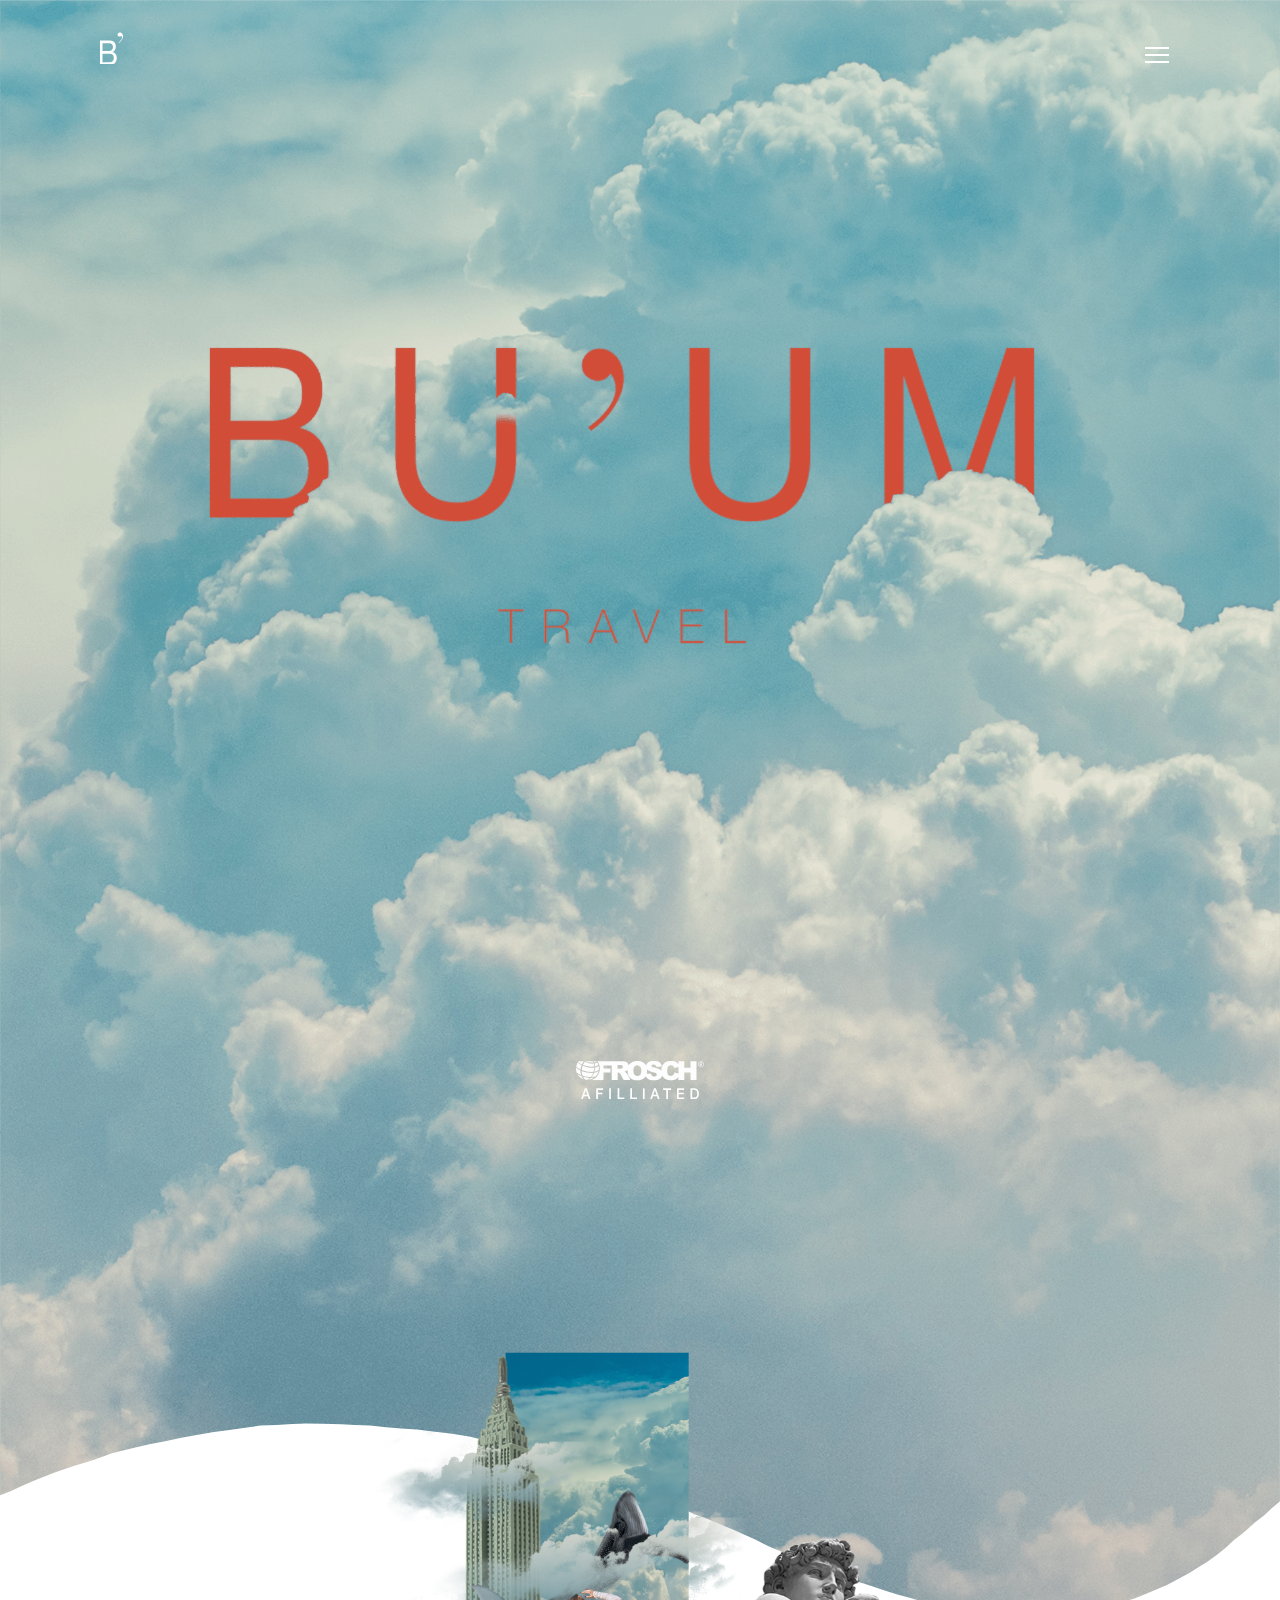
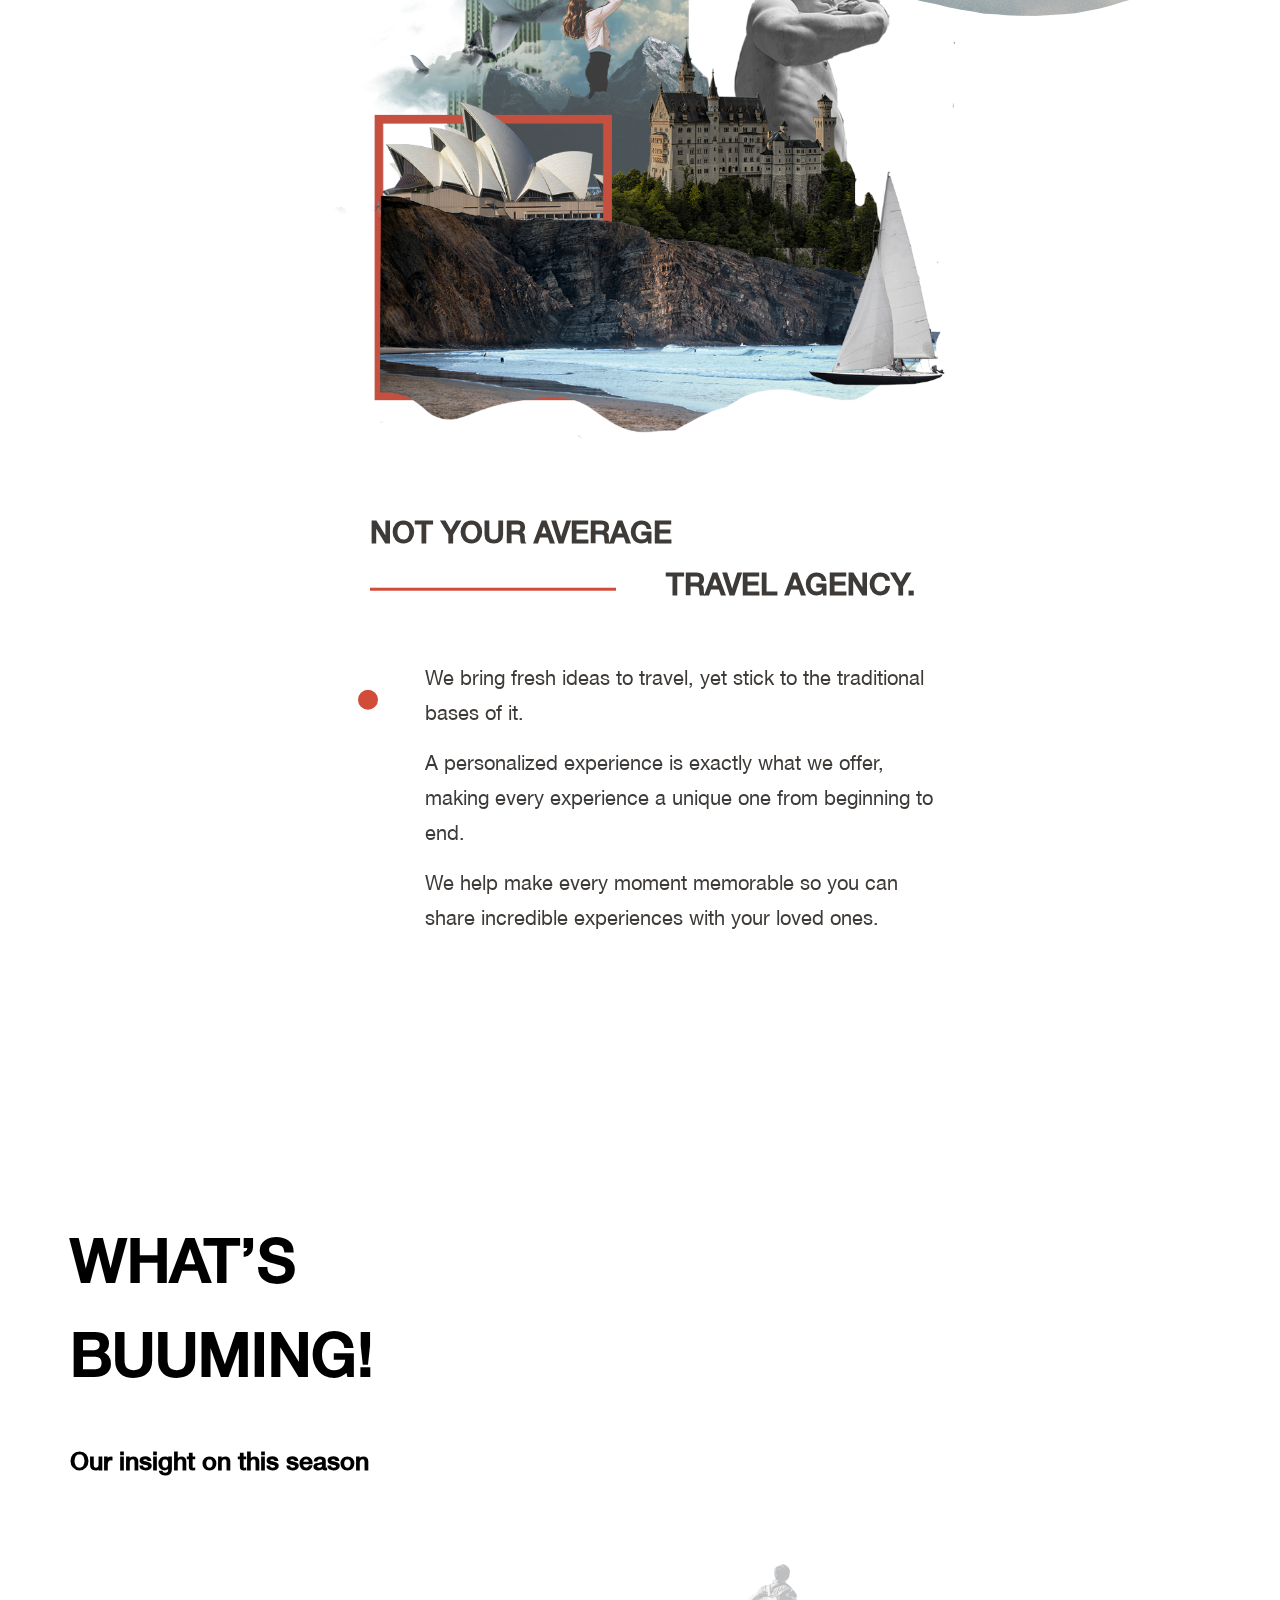
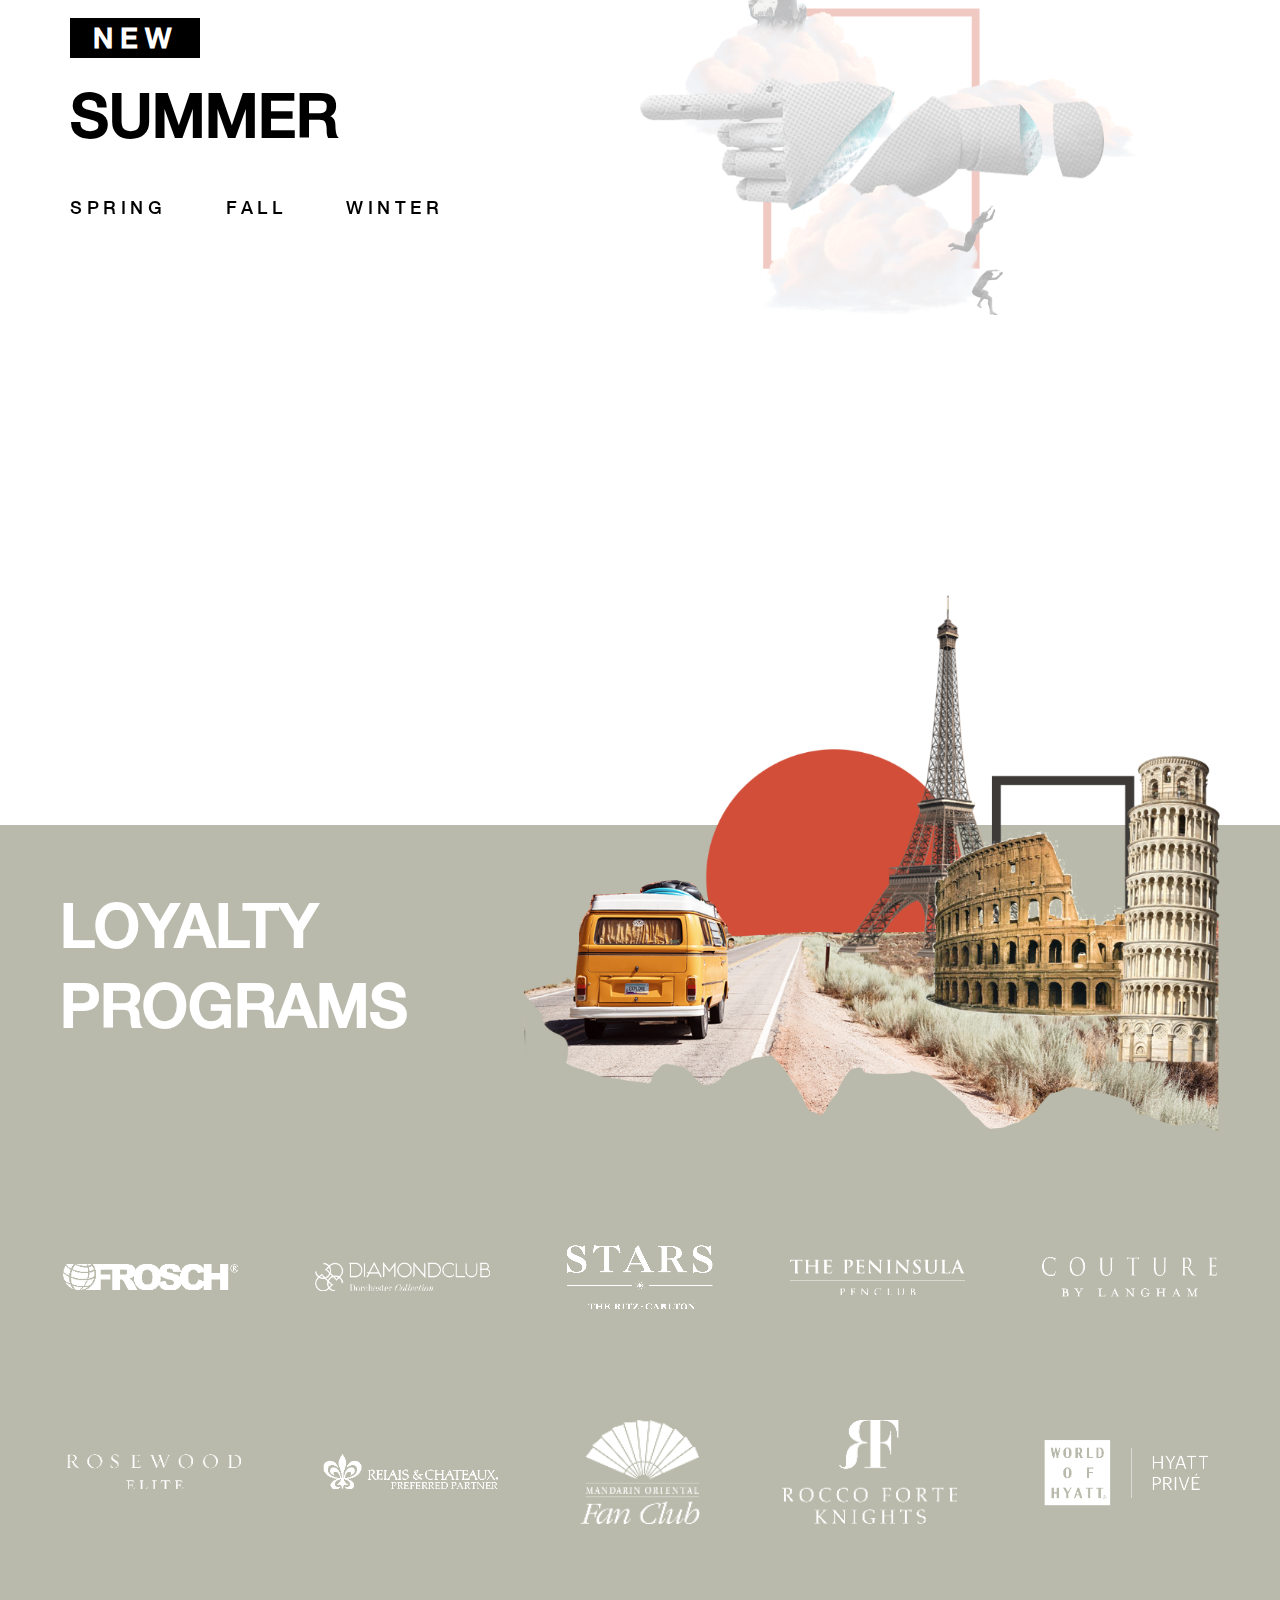
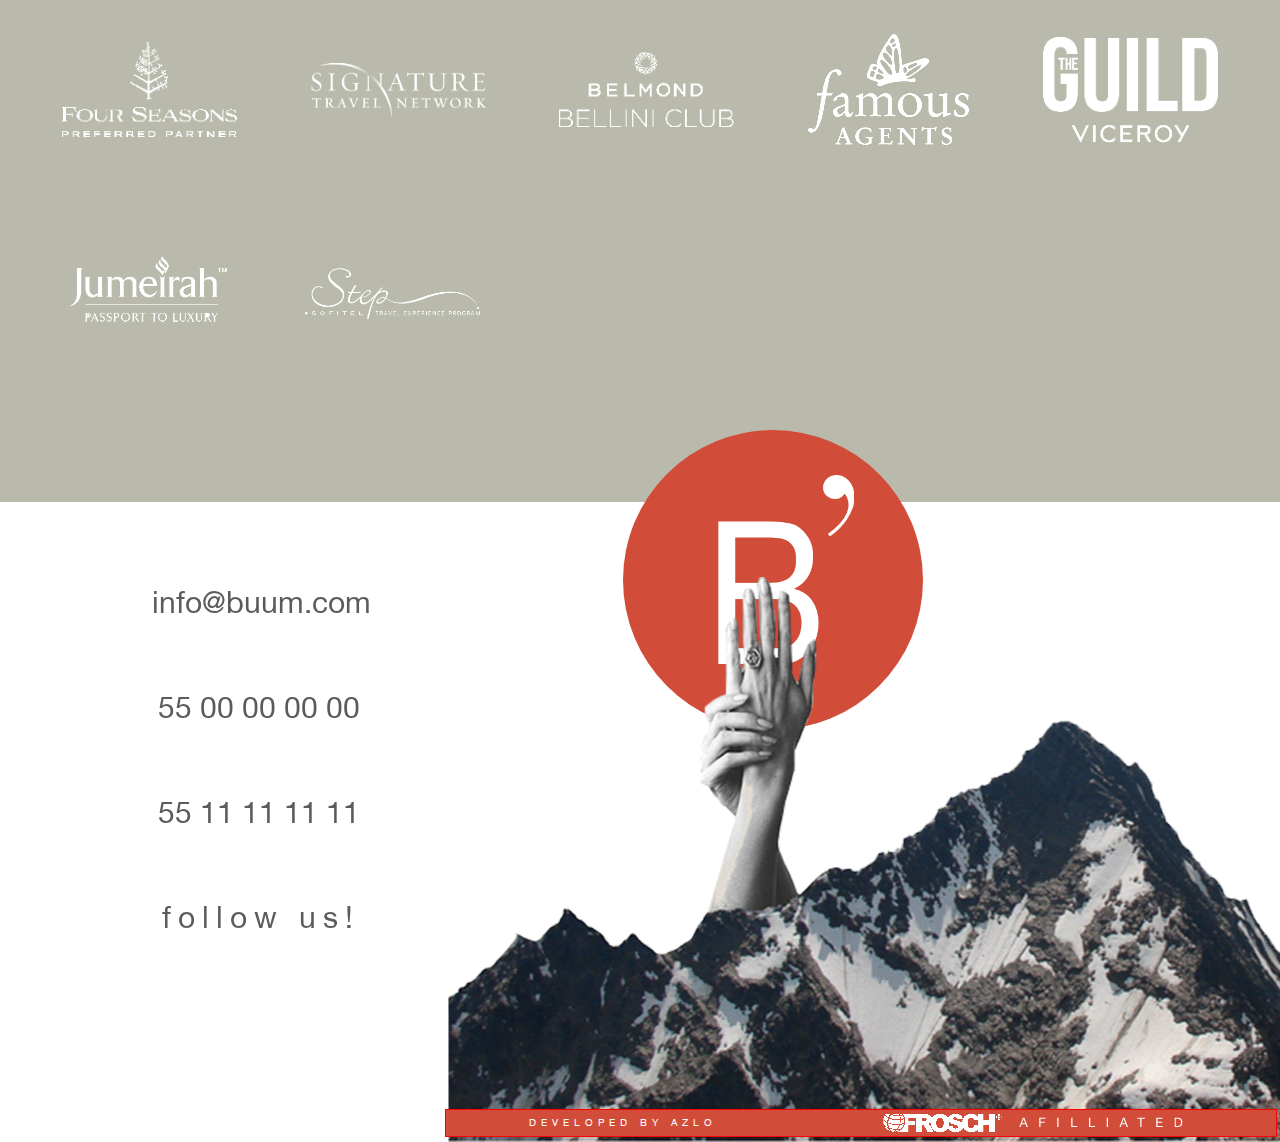
<file: index.html>
<!DOCTYPE html>
<html>

<head>
  <title>Buum</title>
  <meta charset="utf-8">
  <link rel="stylesheet" href="https://pro.fontawesome.com/releases/v5.10.0/css/all.css" integrity="sha384-AYmEC3Yw5cVb3ZcuHtOA93w35dYTsvhLPVnYs9eStHfGJvOvKxVfELGroGkvsg+p" crossorigin="anonymous" />
  <link rel="stylesheet" type="text/css" href="./assets/css/styles.css?v=time()">
  <link rel="stylesheet" type="text/css" href="./assets/css/demo.css?v=time()" />
  <meta name="description" content="Buum description">
  <meta name="viewport" content="width=device-width, initial-scale=1">
</head>

<body class="demo-3">
  <header>
    <div class="container flex">
      <a href="index.html">
        <figure>
          <img class="logo-home__n" src="./assets/img/logo.png" alt="logo-normal">
          <img class="logo-home__b" src="./assets/img/logo-blanco.png" alt="logo-blanco">
        </figure>
      </a>
      <div class="content content--demo-3">
        <div class="hamburger hamburger--demo-3 js-hover">
          <div class="hamburger__line hamburger__line--01">
            <div class="hamburger__line-in hamburger__line-in--01"></div>
          </div>
          <div class="hamburger__line hamburger__line--02">
            <div class="hamburger__line-in hamburger__line-in--02"></div>
          </div>
          <div class="hamburger__line hamburger__line--03">
            <div class="hamburger__line-in hamburger__line-in--03"></div>
          </div>
          <div class="hamburger__line hamburger__line--cross01">
            <div class="hamburger__line-in hamburger__line-in--cross01"></div>
          </div>
          <div class="hamburger__line hamburger__line--cross02">
            <div class="hamburger__line-in hamburger__line-in--cross02"></div>
          </div>
        </div>
        <div class="global-menu">
          <div class="global-menu__wrap">
            <a class="global-menu__item global-menu__item--demo-3" href="#home">Home</a>
            <a class="global-menu__item global-menu__item--demo-3" href="#whats-bumming">
              What’s Buuming!
            </a>
            <a class="global-menu__item global-menu__item--demo-3" href="#programs">Loyalty Programs</a>
            <a class="global-menu__item global-menu__item--demo-3" href="#contact">Contact</a>
          </div>
        </div>
        <svg class="shape-overlays" viewBox="0 0 100 100" preserveAspectRatio="none">
          <path class="shape-overlays__path"></path>
          <path class="shape-overlays__path"></path>
          <path class="shape-overlays__path"></path>
        </svg>
      </div>
    </div>
  </header>
  <section class="logo_titulo" id="home">
    <div class="container flex">
      <figure class="titulo-img">
        <img class="desktop" src="./assets/img/img_titulo.png">
        <img class="mobile" src="./assets/img/p-2.png">
      </figure>
      <figure class="letras-blancas">
        <svg xmlns="http://www.w3.org/2000/svg" viewBox="0 0 1713.64 511.35"></svg>
        <img src="./assets/img/f-a.svg" alt="frosch">
      </figure>
    </div>
  </section>
  <section class="travel_agency">
    <div class="container flex">
      <div class="curva">
        <figure>
          <img src="./assets/img/edificios.png">
        </figure>
        <h2>NOT YOUR AVERAGE </h2>
        <h2 class="subtitle-two">TRAVEL AGENCY.</h2>
        <p class="first-child">We bring fresh ideas to travel, yet stick to the traditional<br> bases of it.</p>
        <p>A personalized experience is exactly what we offer,<br> making every experience a unique one from beginning to
          <br> end.
        </p>
        <p>We help make every moment memorable so you can <br>share incredible experiences with your loved ones.</p>
      </div>
    </div>
  </section>
  <section class="slider-bumming" id="whats-bumming">
    <div class="container flex">
      <div class="info-slider">
        <h2>WHAT’S<br> BUUMING! <br><span class="ft-25">Our insight on this season</span></h2>
        <div class="imagen-slider mobile">
          <figure class="one-img">
            <img src="./assets/img/bumming.png">
          </figure>
          <figure class="two-img">
            <img src="./assets/img/estatua.png">
          </figure>
          <figure class="summer">
            <img src="./assets/img/summer.png">
          </figure>
          <figure class="fall">
            <img src="./assets/img/fall.png">
          </figure>
          <figure class="winter">
            <img src="./assets/img/winter.png">
          </figure>
        </div>

        <h2 class="estacion-principal">SUMMER</h2>
        <ul>
          <li class="list-sum spring" src="https://danieluribedgsan.github.io/buum/spring.html">SPRING</li>
          <!-- <li class="list-sum summer" src="/buum2/summer.html">SUMMER</li> -->
          <li class="list-sum fall" src="https://danieluribedgsan.github.io/buum/fall.html">FALL</li>
          <li class="winter" src="https://danieluribedgsan.github.io/buum/winter.html">WINTER</li>
        </ul>
      </div>
      <div class="imagen-slider desktop">
        <figure class="one-img">
          <img src="./assets/img/bumming.png">
        </figure>
        <figure class="two-img">
          <img src="./assets/img/estatua.png">
        </figure>
        <figure class="summer">
          <img src="./assets/img/summer.png">
        </figure>
        <figure class="fall">
          <img src="./assets/img/fall.png">
        </figure>
        <figure class="winter">
          <img src="./assets/img/winter.png">
        </figure>
      </div>
      <div class="efect-mobile"></div>
    </div>
  </section>
  <section class="programs" id="programs">
    <div class="container flex">
      <div class="titulo-programs">
        <h2>LOYALTY <br> PROGRAMS</h2>
        <figure>
          <img src="./assets/img/paris.png">
        </figure>
      </div>
      <div class="imagenes-programs">
        <figure>
          <img src="./assets/img/frosch.png">
        </figure>
        <figure>
          <img src="./assets/img/diamon.png">
        </figure>
        <figure>
          <img src="./assets/img/stars.png">
        </figure>
        <figure>
          <img src="./assets/img/peninsula.png">
        </figure>
        <figure class="last-child">
          <img src="./assets/img/couture.png">
        </figure>
      </div>
      <div class="imagenes-programs">
        <figure>
          <img src="./assets/img/rosewod.png">
        </figure>
        <figure>
          <img src="./assets/img/relais.png">
        </figure>
        <figure>
          <img src="./assets/img/fan_club.png">
        </figure>
        <figure>
          <img src="./assets/img/rf.png">
        </figure>
        <figure class="last-child">
          <img src="./assets/img/world.png">
        </figure>
      </div>
      <div class="imagenes-programs">
        <figure>
          <img src="./assets/img/four.png">
        </figure>
        <figure>
          <img src="./assets/img/signature.png">
        </figure>
        <figure>
          <img src="./assets/img/belmond.png">
        </figure>
        <figure>
          <img src="./assets/img/famous.png">
        </figure>
        <figure class="last-child">
          <img src="./assets/img/guild.png">
        </figure>
      </div>
      <div class="imagenes-programs final">
        <figure>
          <img src="./assets/img/jumeirah.png">
        </figure>
        <figure>
          <img src="./assets/img/step.png">
        </figure>
      </div>
    </div>
  </section>
  <footer id="contact">
    <div class="container flex">
      <div class="info-contacto">
        <div class="first">
          <span class="fal fa-envelope fa-3x"></span>
          <a href="mailto:info@buum.com" style="margin-right: -10px;">info@buum.com</a>
        </div>

        <div class="phone">
          <span class="far fa-phone-alt fa-3x"></span>
          <a href="tel:+525500000000">55 00 00 00 00</a>
        </div>

        <div class="phone">
          <span class="fab fa-whatsapp fa-3x"></span>
          <a href="https://api.whatsapp.com/send?phone=+525511111111">55 11 11 11 11</a>
        </div>
        <div class="ig-contact">
          <span class="fab fa-instagram fa-3x"></span>
          <a href="https://instagram.com">follow us!</a>
        </div>
      </div>
      <div class="img-info_contacto">
        <figure class="first">
          <img src="./assets/img/logo-grande.png">
        </figure>
        <figure>
          <img src="./assets/img/mano_montana.png">
        </figure>
        <div class="banda-social">
          <p>DEVELOPED BY AZLO</p>
          <figure>
            <img src="./assets/img/fresh_footer.png">
          </figure>
        </div>
      </div>
    </div>
  </footer>

  <script type="text/javascript" src="./assets/js/jquery-3.5.1.min.js"></script>
  <script type="text/javascript" src="./assets/js/easings.js?v=time()"></script>
  <script type="text/javascript" src="./assets/js/demo3.js?v=time()"></script>
  <script type="text/javascript" src="./assets/js/main.js?v=time()"></script>
  <script type="text/javascript">
    $(window).on('load', function() {
      let travel = $(".travel_agency").offset().top;

      //Cargar logo blanco al principio
      if ($(window).scrollTop() <= travel) {
        if ($("header").hasClass("barda-menu")) {
          $("header").removeClass("barda-menu");
        }

        $("header .container a figure img.logo-home__n").css('display', 'none');
        $("header .container a figure img.logo-home__b").css('display', 'block');
        $(".hamburger__line-in").addClass('hamburgesa-blanca');
      } else {
        if (!$("header").hasClass("barda-menu")) {
          $("header").addClass("barda-menu");
        }

        $("header .container a figure img.logo-home__n").css('display', 'block');
        $("header .container a figure img.logo-home__b").css('display', 'none');
        $(".hamburger__line-in").removeClass('hamburgesa-blanca');
      }


      //Resizo SCroll
      $(window).scroll(function() {
        if ($(window).scrollTop() >= travel) {
          if (!$("header").hasClass("barda-menu")) {
            $("header").addClass("barda-menu");
            $("header .container a figure img.logo-home__n").css('display', 'block');
            $("header .container a figure img.logo-home__b").css('display', 'none');
            $(".hamburger__line-in").removeClass('hamburgesa-blanca');
          }


        } else {
          if ($("header").hasClass("barda-menu")) {
            $("header").removeClass("barda-menu");
            $("header .container a figure img.logo-home__n").css('display', 'none');
            $("header .container a figure img.logo-home__b").css('display', 'block');
            $(".hamburger__line-in").addClass('hamburgesa-blanca');
          }


        }
      });
    });
  </script>
</body>

</html>
</file>
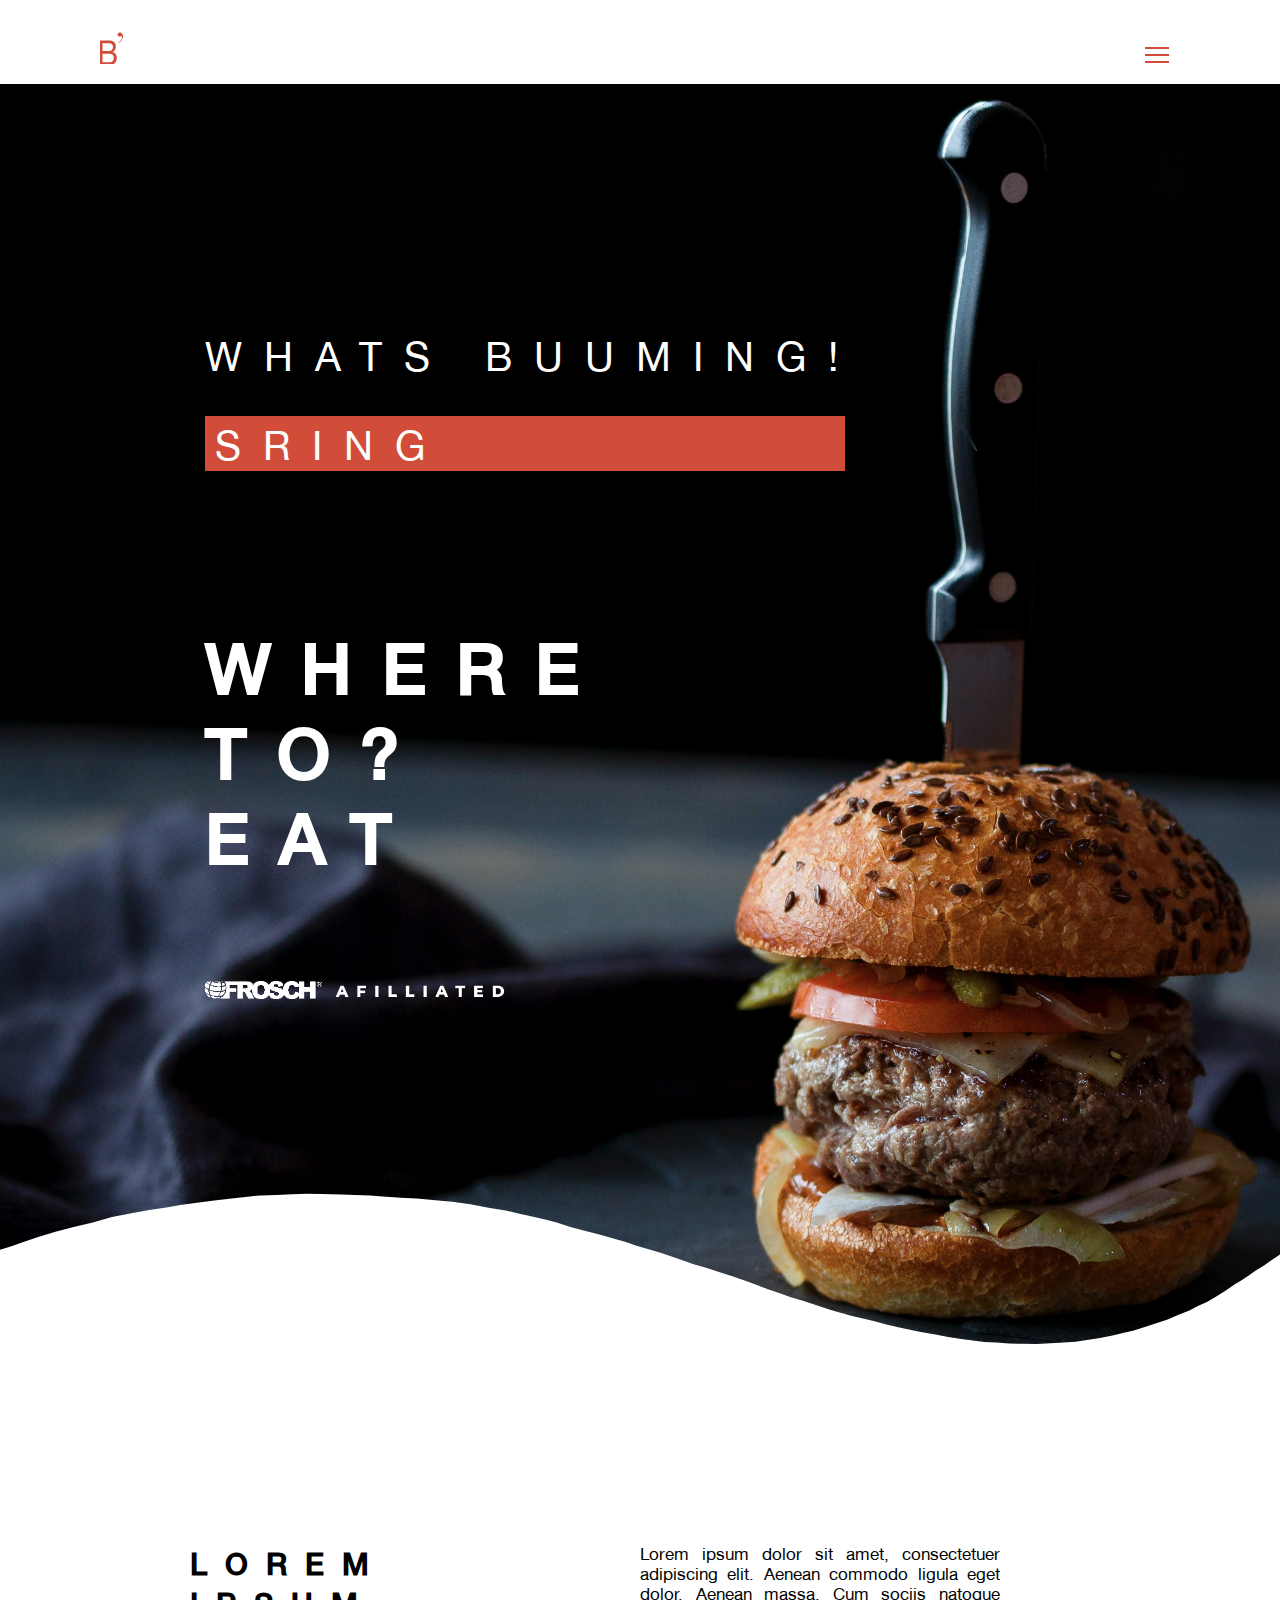
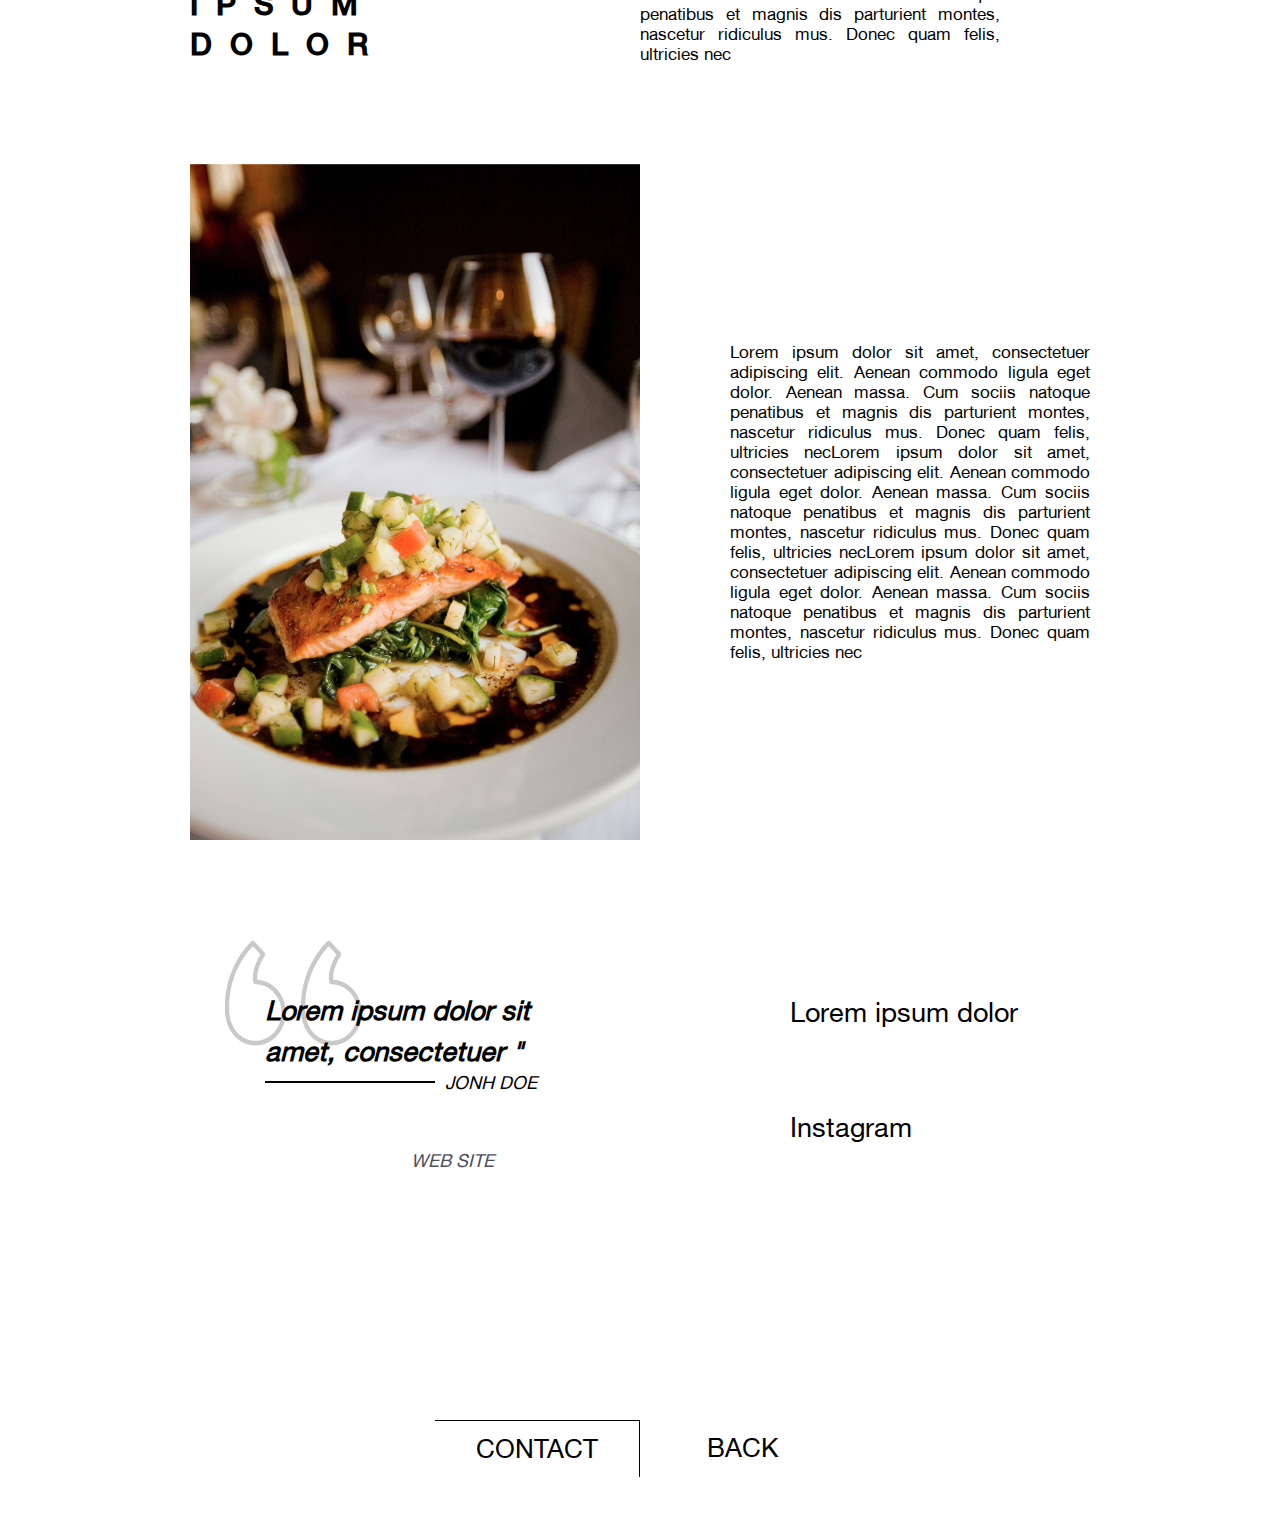
<file: eat.html>
<!DOCTYPE html>
<html>

<head>
    <title>Buum</title>
    <meta charset="utf-8">
    <link rel="stylesheet" href="https://pro.fontawesome.com/releases/v5.10.0/css/all.css" integrity="sha384-AYmEC3Yw5cVb3ZcuHtOA93w35dYTsvhLPVnYs9eStHfGJvOvKxVfELGroGkvsg+p" crossorigin="anonymous" />
    <link rel="stylesheet" type="text/css" href="./assets/css/styles.css?v=time()">
    <link rel="stylesheet" type="text/css" href="./assets/css/demo.css?v=time()" />
    <meta name="description" content="Buum description">
    <meta name="viewport" content="width=device-width, initial-scale=1">
</head>

<body class="demo-3">
    <header class="barda-menu">
        <div class="container flex">
            <a href="index.html">
                <figure>
                    <img src="./assets/img/logo.png">
                </figure>
            </a>
            <div class="content content--demo-3">
                <div class="hamburger hamburger--demo-3 js-hover">
                    <div class="hamburger__line hamburger__line--01">
                        <div class="hamburger__line-in hamburger__line-in--01"></div>
                    </div>
                    <div class="hamburger__line hamburger__line--02">
                        <div class="hamburger__line-in hamburger__line-in--02"></div>
                    </div>
                    <div class="hamburger__line hamburger__line--03">
                        <div class="hamburger__line-in hamburger__line-in--03"></div>
                    </div>
                    <div class="hamburger__line hamburger__line--cross01">
                        <div class="hamburger__line-in hamburger__line-in--cross01"></div>
                    </div>
                    <div class="hamburger__line hamburger__line--cross02">
                        <div class="hamburger__line-in hamburger__line-in--cross02"></div>
                    </div>
                </div>
                <div class="global-menu">
                    <div class="global-menu__wrap">
                        <a class="global-menu__item global-menu__item--demo-3" href="/buum2/#home">Home</a>
                        <a class="global-menu__item global-menu__item--demo-3" href="/buum2/#whats-bumming">What’s Buuming!</a>
                        <a class="global-menu__item global-menu__item--demo-3" href="/buum2/#programs">Loyalty Programs</a>
                        <a class="global-menu__item global-menu__item--demo-3" href="/buum2/#contact">Contact</a>
                    </div>
                </div>
                <svg class="shape-overlays" viewBox="0 0 100 100" preserveAspectRatio="none">
            <path class="shape-overlays__path"></path>
            <path class="shape-overlays__path"></path>
            <path class="shape-overlays__path"></path>
          </svg>
            </div>
        </div>
    </header>
    <section class="eat_titulo">
        <div class="container flex">
            <figure class="eat-img">
                <img src="./assets/img/eat/hamburguesa.png">

                <div class="lienzo">
                    <p class="first">WHATS BUUMING!</p>
                    <div class="container-last">
                        <p class="last">SRING</p>
                    </div>
                    <h1>WHERE <br>TO?<br> EAT</h1>
                    <figure class="forch-logo">
                        <img src="./assets/img/titulo_blanco-home.png">
                    </figure>
                </div>
            </figure>
        </div>
    </section>
    <section class="eat-description">
        <div class="container flex titulo-platillo">
            <h2>Lorem <br>ipsum <br>dolor</h2>
            <p>Lorem ipsum dolor sit amet, consectetuer adipiscing elit. Aenean commodo ligula eget dolor. Aenean massa. Cum sociis natoque penatibus et magnis dis parturient montes, nascetur ridiculus mus. Donec quam felis, ultricies nec
            </p>
        </div>
        <div class="container flex eat-platillo">
            <figure>
                <img src="./assets/img/eat/plato.png">
            </figure>
            <p>Lorem ipsum dolor sit amet, consectetuer adipiscing elit. Aenean commodo ligula eget dolor. Aenean massa. Cum sociis natoque penatibus et magnis dis parturient montes, nascetur ridiculus mus. Donec quam felis, ultricies necLorem ipsum dolor
                sit amet, consectetuer adipiscing elit. Aenean commodo ligula eget dolor. Aenean massa. Cum sociis natoque penatibus et magnis dis parturient montes, nascetur ridiculus mus. Donec quam felis, ultricies necLorem ipsum dolor sit amet, consectetuer
                adipiscing elit. Aenean commodo ligula eget dolor. Aenean massa. Cum sociis natoque penatibus et magnis dis parturient montes, nascetur ridiculus mus. Donec quam felis, ultricies nec</p>
        </div>
        <div class="container flex container-fundador">
            <div class="eat-fundador">
                <figure>
                    <img src="./assets/img/eat/comillas.png">
                </figure>
                <h2>Lorem ipsum dolor sit<br> amet, consectetuer "</h2>
                <div>
                    <div></div>
                    <p>JONH DOE</p>
                </div>
                <a class="web-site"> WEB SITE </a>
            </div>
            <div class="eat-localizacion">
                <div class="cont-font">
                    <i class="fal fa-map-marker-alt fa-4x"></i>
                    <p>Lorem ipsum dolor</p>
                </div>
                <div class="cont-font">
                    <i class="fab fa-instagram fa-4x"></i>
                    <p>Instagram</p>
                </div>

            </div>
        </div>
        <div class="container flex container-tabs">
            <div class="tab-contacto active-border">
                <a href="#">CONTACT</a>
            </div>
            <div class="tab-back">
                <a href="#">BACK</a>
            </div>
        </div>
    </section>

    <script type="text/javascript" src="./assets/js/jquery-3.5.1.min.js"></script>
    <script type="text/javascript" src="./assets/js/easings.js?v=time()"></script>
    <script type="text/javascript" src="./assets/js/demo3.js?v=time()"></script>
    <script type="text/javascript" src="./assets/js/main.js?v=time()"></script>
</body>
</file>
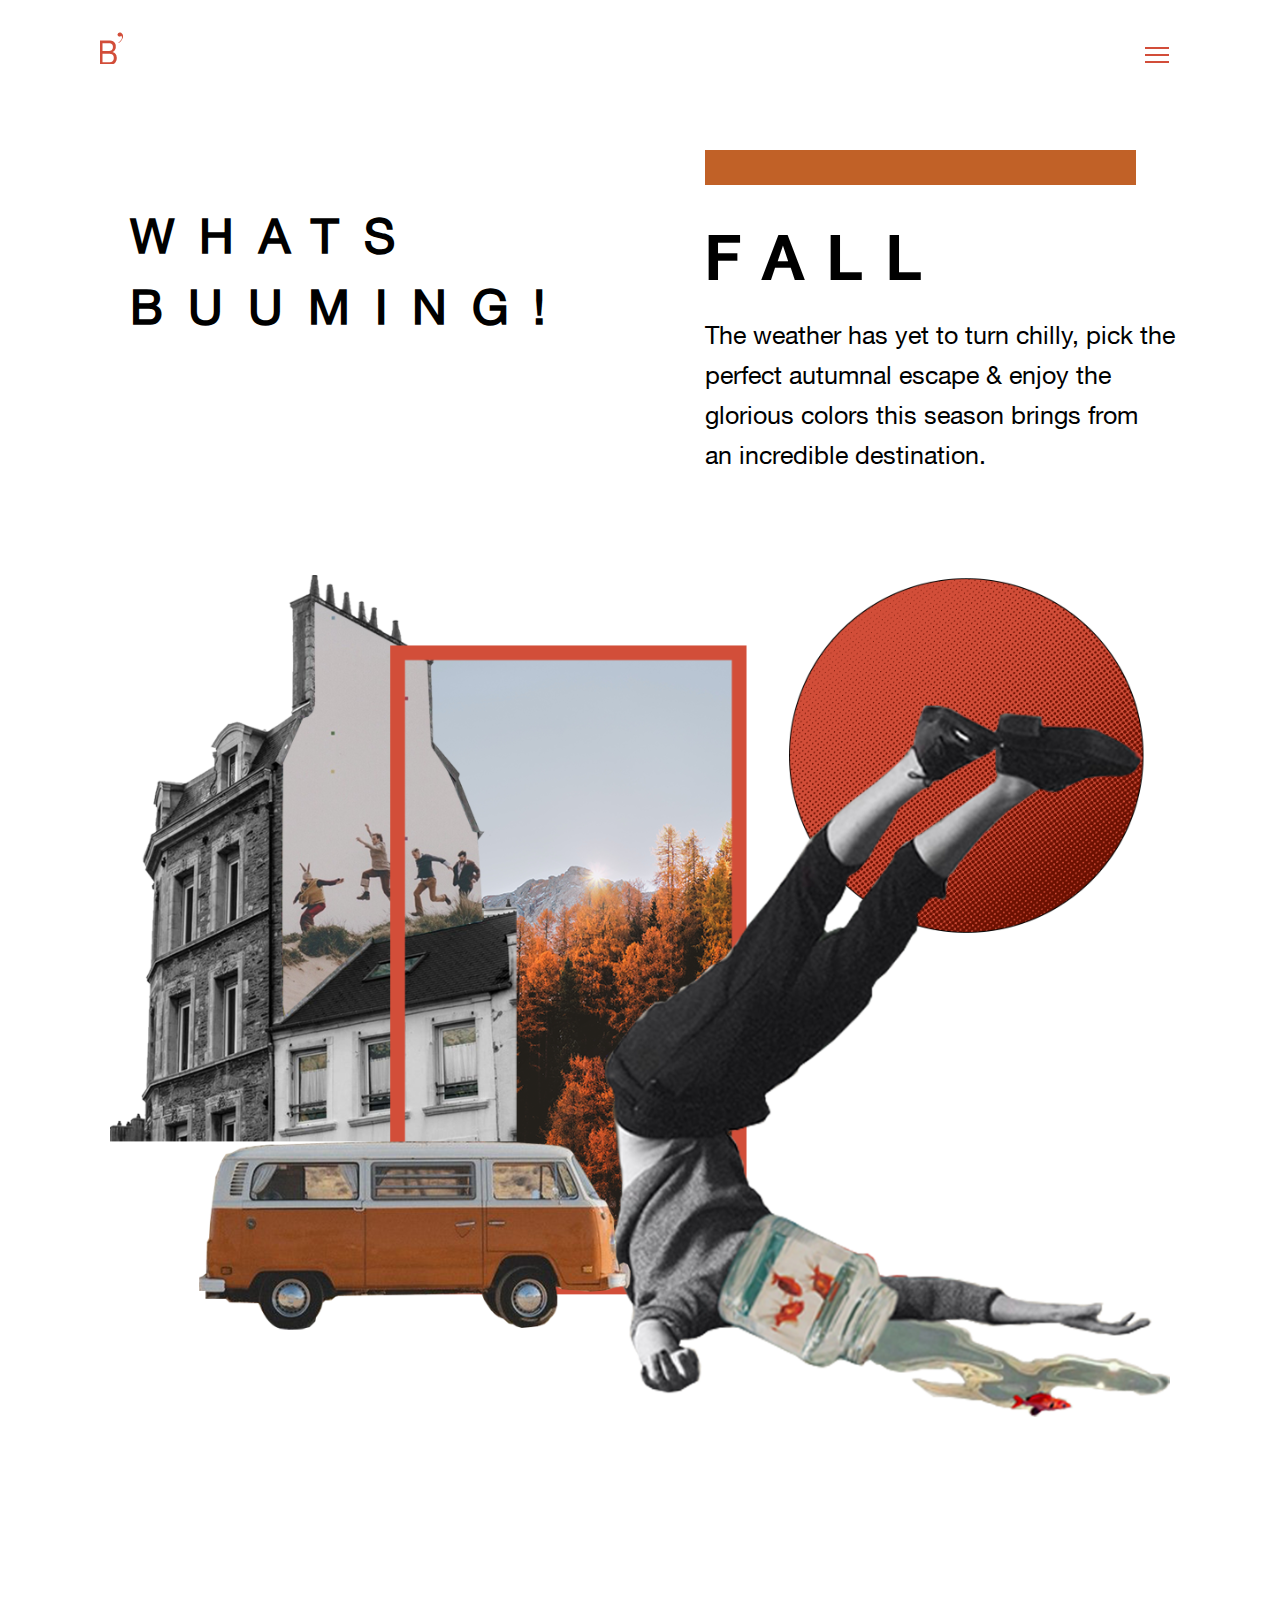
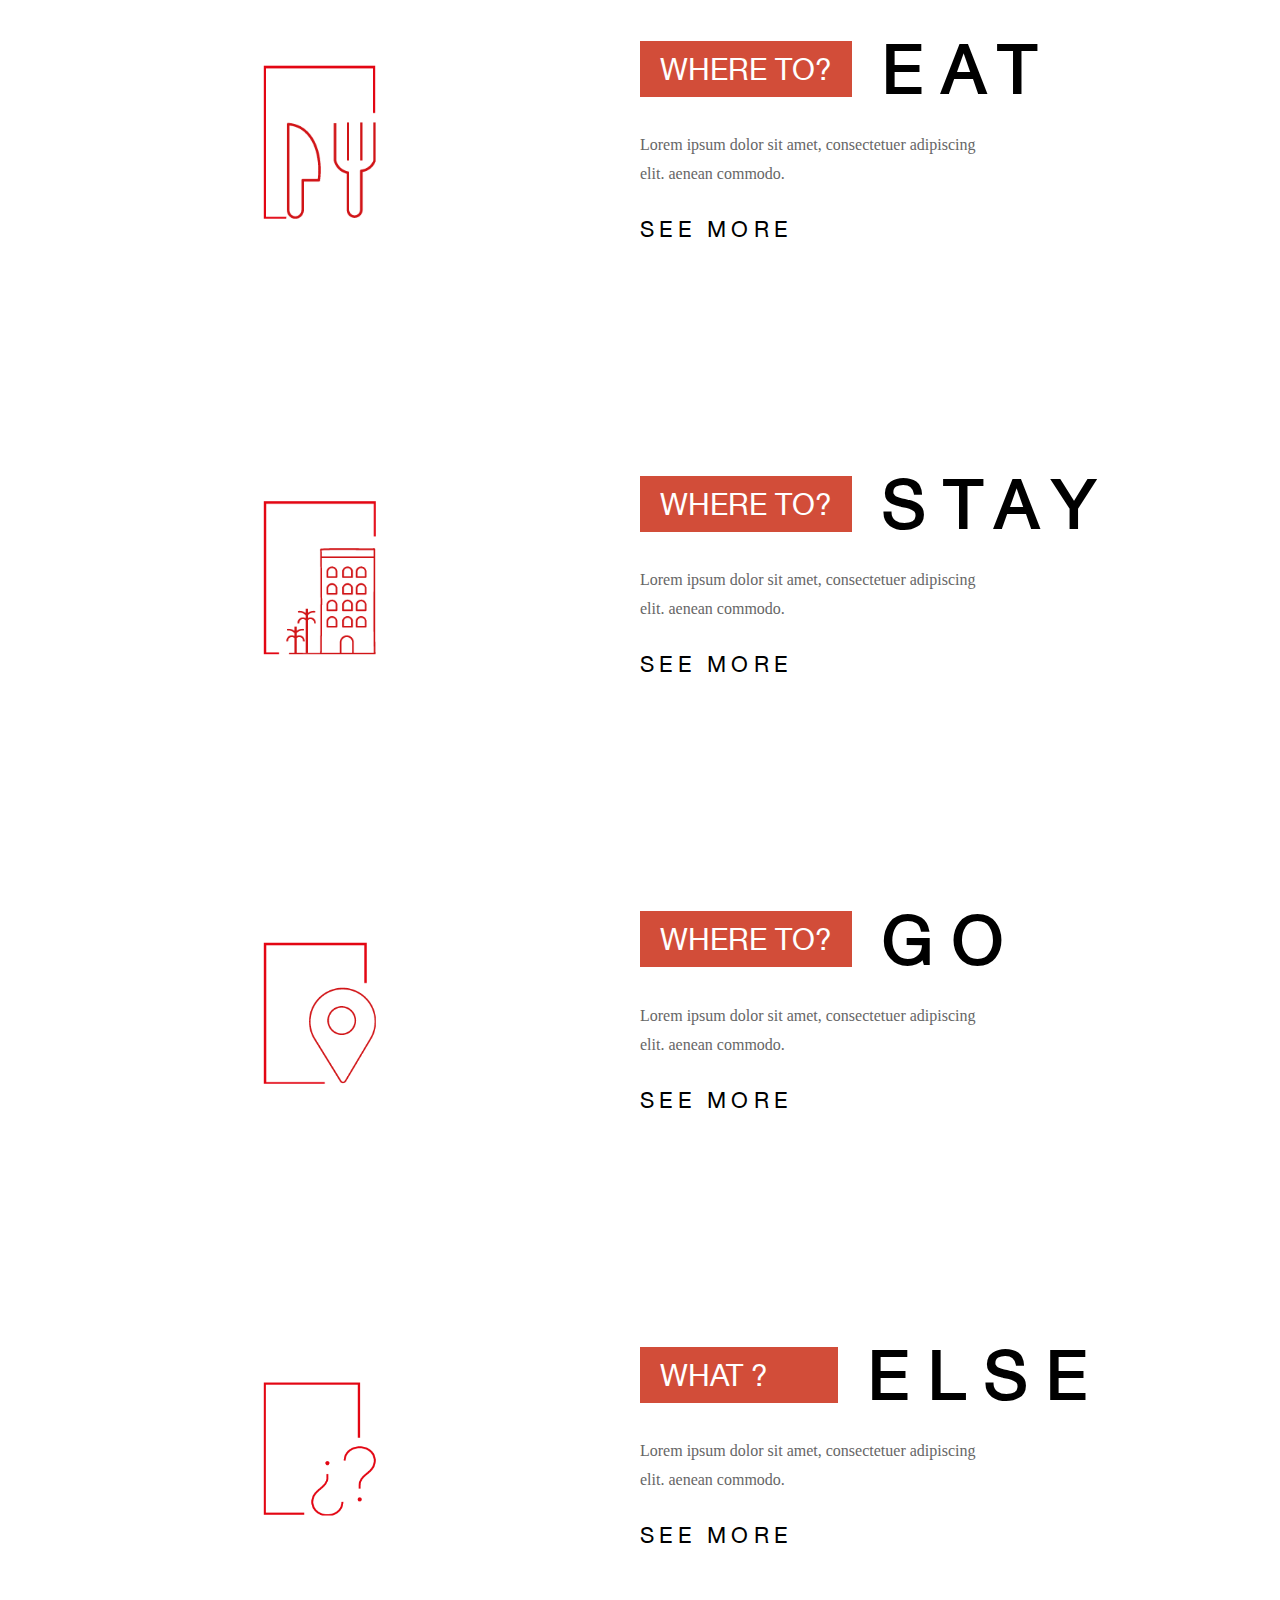
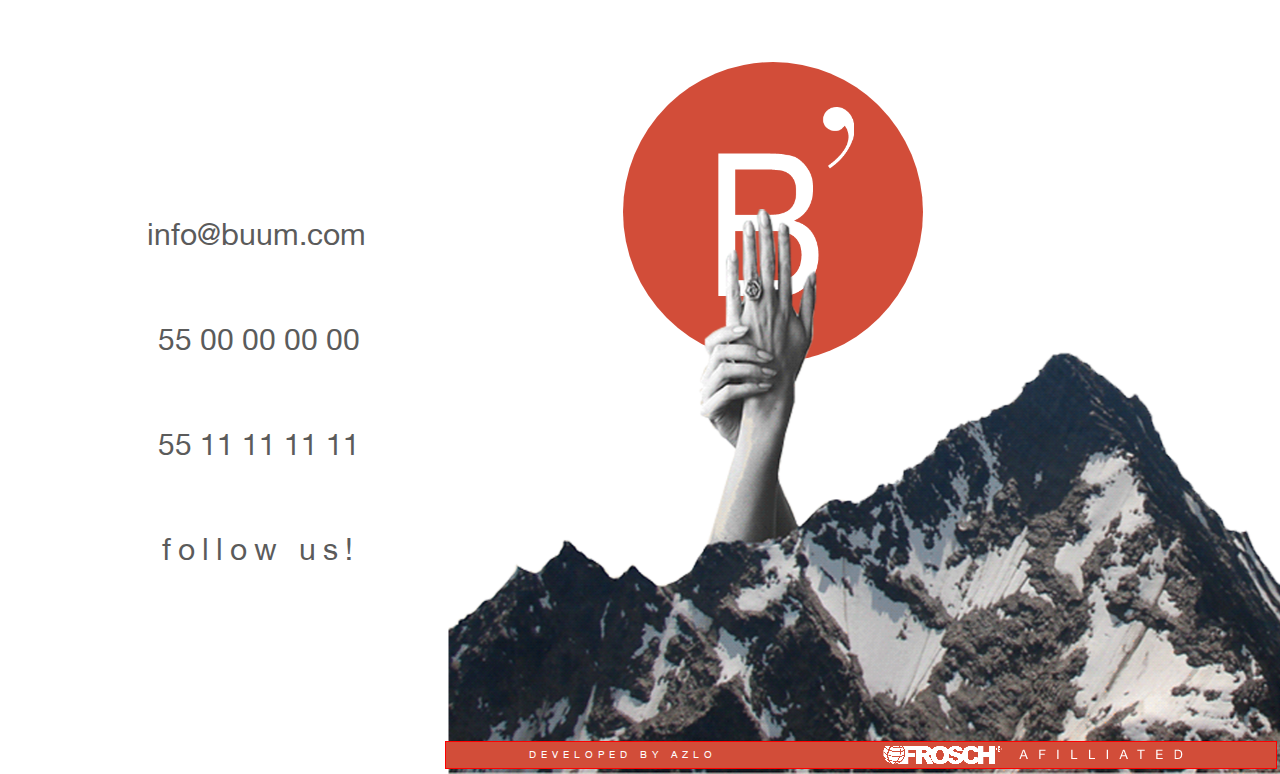
<file: fall.html>
<!DOCTYPE html>
<html>

<head>
    <title>Buum | Spring</title>
    <meta charset="utf-8">
    <link rel="stylesheet" href="https://pro.fontawesome.com/releases/v5.10.0/css/all.css" integrity="sha384-AYmEC3Yw5cVb3ZcuHtOA93w35dYTsvhLPVnYs9eStHfGJvOvKxVfELGroGkvsg+p" crossorigin="anonymous" />
    <link rel="stylesheet" type="text/css" href="./assets/css/styles.css?v=time()">
    <link rel="stylesheet" type="text/css" href="./assets/css/demo.css?v=time()" />
    <meta name="description" content="Buum description">
    <meta name="viewport" content="width=device-width, initial-scale=1">
</head>

<body class="demo-3">
    <header class="barda-menu">
        <div class="container flex">
            <a href="index.html">
                <figure>
                    <img src="./assets/img/logo.png">
                </figure>
            </a>
            <div class="content content--demo-3">
                <div class="hamburger hamburger--demo-3 js-hover">
                    <div class="hamburger__line hamburger__line--01">
                        <div class="hamburger__line-in hamburger__line-in--01"></div>
                    </div>
                    <div class="hamburger__line hamburger__line--02">
                        <div class="hamburger__line-in hamburger__line-in--02"></div>
                    </div>
                    <div class="hamburger__line hamburger__line--03">
                        <div class="hamburger__line-in hamburger__line-in--03"></div>
                    </div>
                    <div class="hamburger__line hamburger__line--cross01">
                        <div class="hamburger__line-in hamburger__line-in--cross01"></div>
                    </div>
                    <div class="hamburger__line hamburger__line--cross02">
                        <div class="hamburger__line-in hamburger__line-in--cross02"></div>
                    </div>
                </div>
                <div class="global-menu">
                    <div class="global-menu__wrap">
                        <a class="global-menu__item global-menu__item--demo-3" href="/buum2/#home">Home</a>
                        <a class="global-menu__item global-menu__item--demo-3 submenu__demo--padre3" href="/buum2/#whats-bumming">
                What’s Buuming! <i class="fal fa-arrow-alt-down"></i></a>
                        <ul>
                            <li>
                                <a class="global-menu__item global-menu__item--demo-3 submenu__demo3" href="/buum2/summer.html">
                    SUMMER </a>
                            </li>
                            <li>
                                <a class="global-menu__item global-menu__item--demo-3 submenu__demo3" href="/buum2/spring.html">
                    SPRING </a>
                            </li>
                            <li>
                                <a class="global-menu__item global-menu__item--demo-3 submenu__demo3" href="/buum2/fall.html"> FALL
                  </a>
                            </li>
                            <li>
                                <a class="global-menu__item global-menu__item--demo-3 submenu__demo3" href="/buum2/winter.html">
                    WINTER </a>
                            </li>
                        </ul>

                        <a class="global-menu__item global-menu__item--demo-3" href="/buum2/#programs">Loyalty Programs</a>
                        <a class="global-menu__item global-menu__item--demo-3" href="/buum2/#contact">Contact</a>
                    </div>
                </div>
                <svg class="shape-overlays" viewBox="0 0 100 100" preserveAspectRatio="none">
            <path class="shape-overlays__path"></path>
            <path class="shape-overlays__path"></path>
            <path class="shape-overlays__path"></path>
          </svg>
            </div>
        </div>
    </header>
    <section class="titulo-estacion">
        <div class="container flex">
            <div class="description">
                <h2>WHATS <br>BUUMING!</h2>
            </div>
            <div class="titulo">
                <h1 class="fall">FALL</h1>
                <p> The weather has yet to turn chilly, pick the<br> perfect autumnal escape & enjoy the<br> glorious colors this season brings from<br> an incredible destination. </p>
            </div>
        </div>
    </section>
    <section class="imagen-estacion">
        <div class="container flex">
            <figure>
                <img src="./assets/img/fall.png">
            </figure>
        </div>
    </section>
    <section class="listado-detail">
        <div class="container flex">
            <div class="container-img">
                <figure>
                    <img src="./assets/img/summer/utelncilios.png">
                </figure>
            </div>
            <div class="conta-viemore">
                <div>
                    <p>WHERE TO?</p>
                    <h2>EAT</h2>
                </div>
                <p>Lorem ipsum dolor sit amet, consectetuer adipiscing<br> elit. aenean commodo.
                </p>
                <a href="/buum2/eat.html">SEE MORE</a>
            </div>
        </div>
        <div class="container flex">
            <div class="container-img">
                <figure>
                    <img src="./assets/img/summer/hoteles.png">
                </figure>
            </div>
            <div class="conta-viemore">
                <div>
                    <p>WHERE TO?</p>
                    <h2>STAY</h2>
                </div>
                <p>Lorem ipsum dolor sit amet, consectetuer adipiscing<br> elit. aenean commodo.
                </p>
                <a href="">SEE MORE</a>
            </div>
        </div>
        <div class="container flex">
            <div class="container-img">
                <figure>
                    <img src="./assets/img/summer/ubicacion.png">
                </figure>
            </div>
            <div class="conta-viemore">
                <div>
                    <p>WHERE TO?</p>
                    <h2>GO</h2>
                </div>
                <p>Lorem ipsum dolor sit amet, consectetuer adipiscing<br> elit. aenean commodo.
                </p>
                <a href="">SEE MORE</a>
            </div>
        </div>
        <div class="container flex">
            <div class="container-img">
                <figure>
                    <img src="./assets/img/summer/signos.png">
                </figure>
            </div>
            <div class="conta-viemore">
                <div>
                    <p class="ultimo">WHAT ?</p>
                    <h2>ELSE</h2>
                </div>
                <p>Lorem ipsum dolor sit amet, consectetuer adipiscing<br> elit. aenean commodo.
                </p>
                <a href="">SEE MORE</a>
            </div>
        </div>
    </section>
    <!-- <section class="menu-estaciones">
			<div class="container flex">
				<ul>
					<li><a href="/buum/spring.html">SPRING</a></li>
					<li><a href="/buum/summer.html">SUMMER</a></li>
					<li class="active"><a href="/buum/fall.html">FALL</a></li>
					<li><a href="/buum/winter.html">WINTER</a></li>
				</ul>
			</div>
		</section> -->
    <footer id="contact">
        <div class="container flex">
            <div class="info-contacto">
                <div class="first">
                    <span class="fal fa-envelope fa-3x"></span>
                    <a href="mailto:info@buum.com">info@buum.com</a>
                </div>

                <div class="phone">
                    <span class="far fa-phone-alt fa-3x"></span>
                    <a href="tel:+525500000000">55 00 00 00 00</a>
                </div>

                <div class="phone">
                    <span class="fab fa-whatsapp fa-3x"></span>
                    <a href="https://api.whatsapp.com/send?phone=+525511111111">55 11 11 11 11</a>
                </div>
                <div class="ig-contact">
                    <span class="fab fa-instagram fa-3x"></span>
                    <a href="https://instagram.com">follow us!</a>
                </div>
            </div>
            <div class="img-info_contacto">
                <figure class="first">
                    <img src="./assets/img/logo-grande.png">
                </figure>
                <figure>
                    <img src="./assets/img/mano_montana.png">
                </figure>
                <div class="banda-social">
                    <p>DEVELOPED BY AZLO</p>
                    <figure>
                        <img src="./assets/img/fresh_footer.png">
                    </figure>
                </div>
            </div>
        </div>
    </footer>

    <script type="text/javascript" src="./assets/js/jquery-3.5.1.min.js"></script>
    <script type="text/javascript" src="./assets/js/easings.js?v=time()"></script>
    <script type="text/javascript" src="./assets/js/demo3.js?v=time()"></script>
    <script type="text/javascript" src="./assets/js/main.js?v=time()"></script>
</body>

</html>
</file>
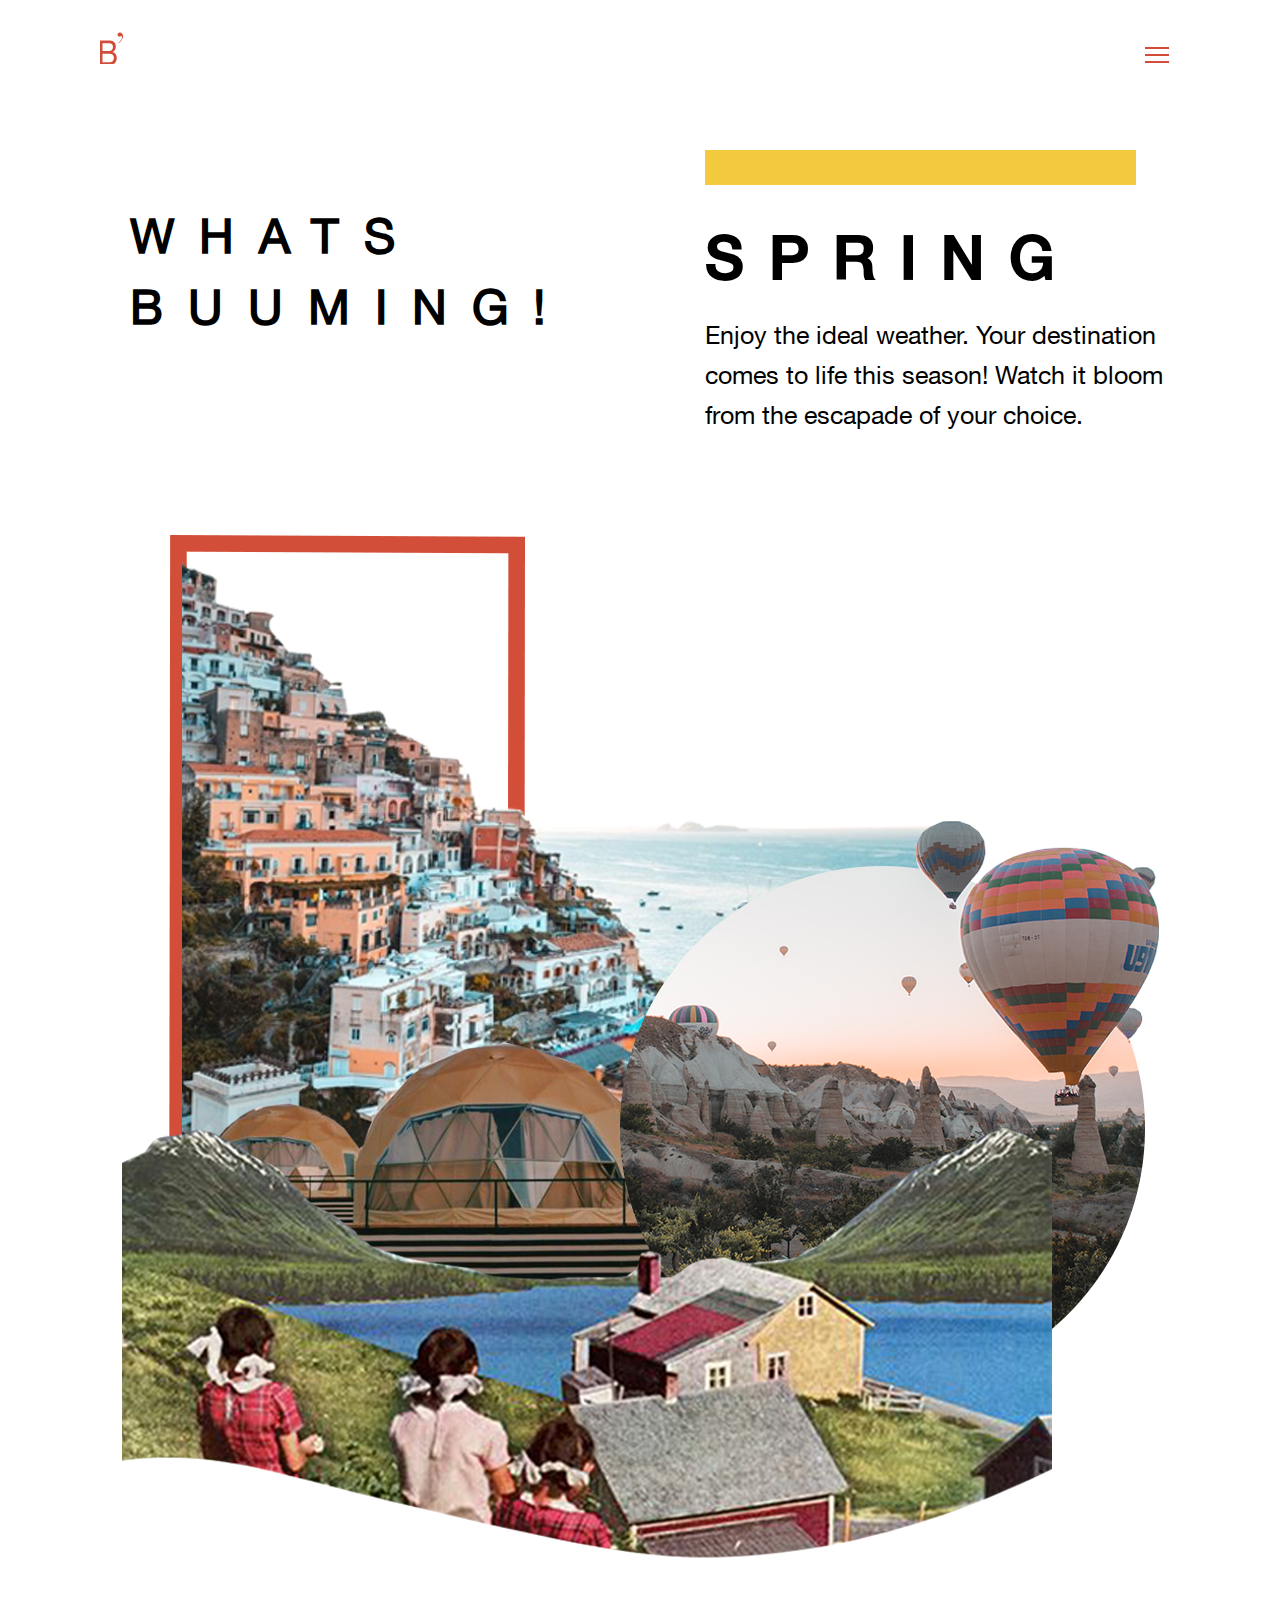
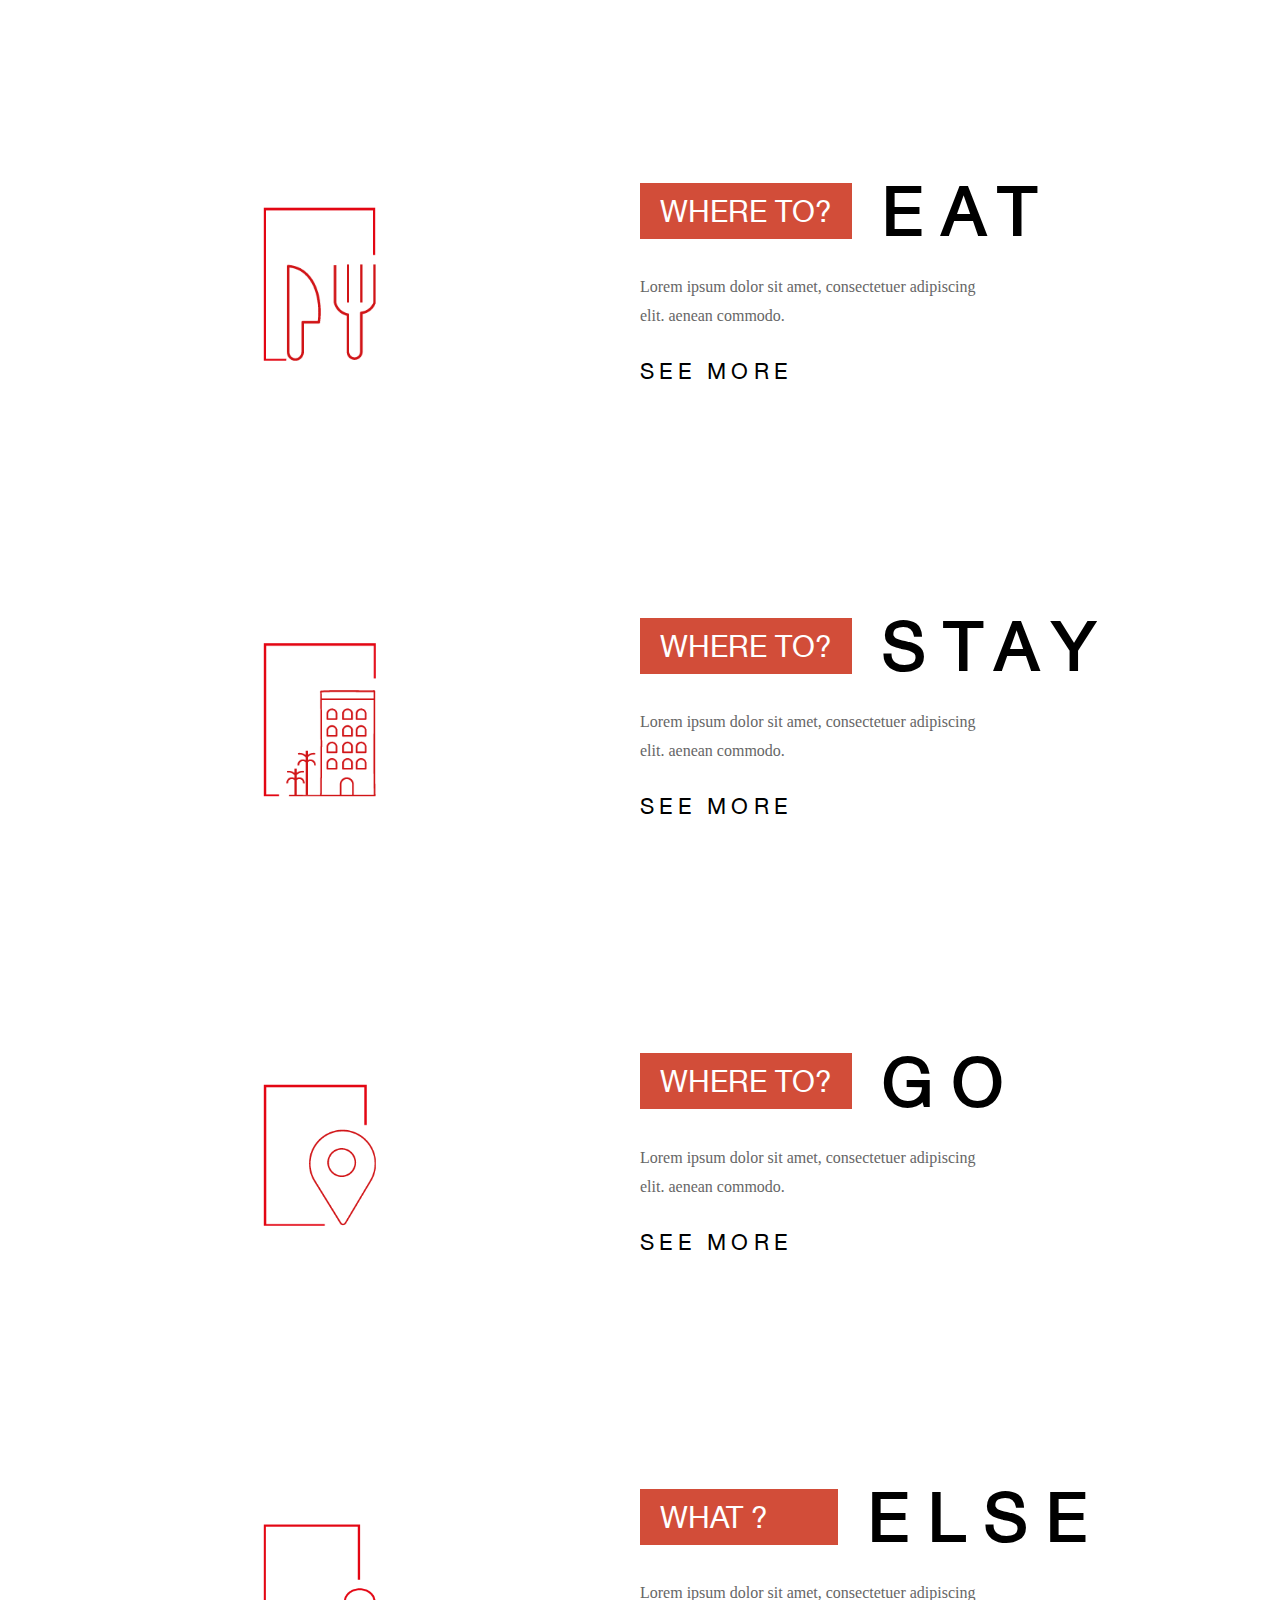
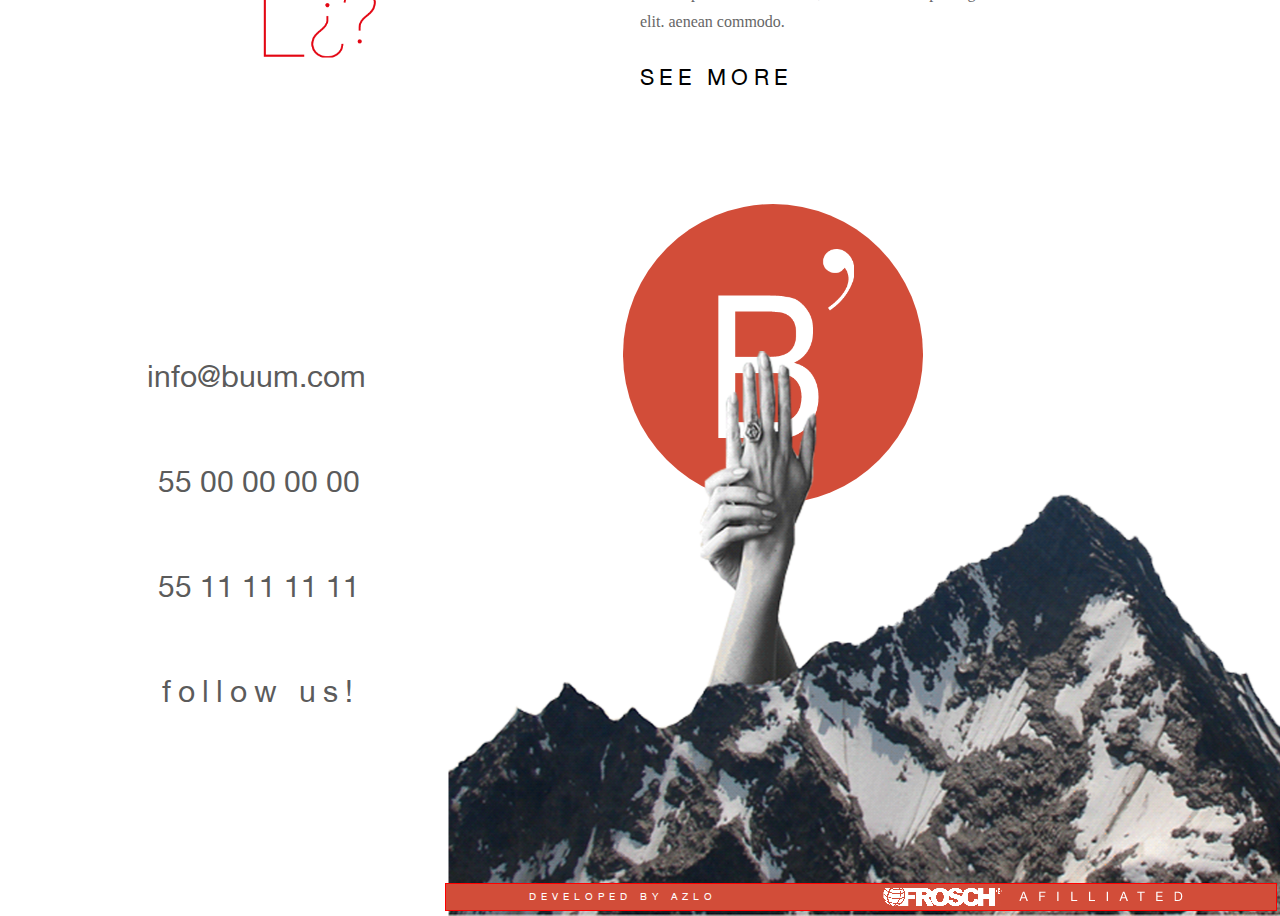
<file: spring.html>
<!DOCTYPE html>
<html>

<head>
    <title>Buum | Spring</title>
    <meta charset="utf-8">
    <link rel="stylesheet" href="https://pro.fontawesome.com/releases/v5.10.0/css/all.css" integrity="sha384-AYmEC3Yw5cVb3ZcuHtOA93w35dYTsvhLPVnYs9eStHfGJvOvKxVfELGroGkvsg+p" crossorigin="anonymous" />
    <link rel="stylesheet" type="text/css" href="./assets/css/styles.css?v=time()">
    <link rel="stylesheet" type="text/css" href="./assets/css/demo.css?v=time()" />
    <meta name="description" content="Buum description">
    <meta name="viewport" content="width=device-width, initial-scale=1">
</head>

<body class="demo-3">
    <header class="barda-menu">
        <div class="container flex">
            <a href="index.html">
                <figure>
                    <img src="./assets/img/logo.png">
                </figure>
            </a>
            <div class="content content--demo-3">
                <div class="hamburger hamburger--demo-3 js-hover">
                    <div class="hamburger__line hamburger__line--01">
                        <div class="hamburger__line-in hamburger__line-in--01"></div>
                    </div>
                    <div class="hamburger__line hamburger__line--02">
                        <div class="hamburger__line-in hamburger__line-in--02"></div>
                    </div>
                    <div class="hamburger__line hamburger__line--03">
                        <div class="hamburger__line-in hamburger__line-in--03"></div>
                    </div>
                    <div class="hamburger__line hamburger__line--cross01">
                        <div class="hamburger__line-in hamburger__line-in--cross01"></div>
                    </div>
                    <div class="hamburger__line hamburger__line--cross02">
                        <div class="hamburger__line-in hamburger__line-in--cross02"></div>
                    </div>
                </div>
                <div class="global-menu">
                    <div class="global-menu__wrap">
                        <a class="global-menu__item global-menu__item--demo-3" href="/buum2/#home">Home</a>
                        <a class="global-menu__item global-menu__item--demo-3 submenu__demo--padre3" href="/buum2/#whats-bumming">
                What’s Buuming! <i class="fal fa-arrow-alt-down"></i></a>
                        <ul>
                            <li>
                                <a class="global-menu__item global-menu__item--demo-3 submenu__demo3" href="/buum2/summer.html">
                    SUMMER </a>
                            </li>
                            <li>
                                <a class="global-menu__item global-menu__item--demo-3 submenu__demo3" href="/buum2/spring.html">
                    SPRING </a>
                            </li>
                            <li>
                                <a class="global-menu__item global-menu__item--demo-3 submenu__demo3" href="/buum2/fall.html"> FALL
                  </a>
                            </li>
                            <li>
                                <a class="global-menu__item global-menu__item--demo-3 submenu__demo3" href="/buum2/winter.html">
                    WINTER </a>
                            </li>
                        </ul>
                        <a class="global-menu__item global-menu__item--demo-3" href="/buum2/#programs">Loyalty Programs</a>
                        <a class="global-menu__item global-menu__item--demo-3" href="/buum2/#contact">Contact</a>
                    </div>
                </div>
                <svg class="shape-overlays" viewBox="0 0 100 100" preserveAspectRatio="none">
            <path class="shape-overlays__path"></path>
            <path class="shape-overlays__path"></path>
            <path class="shape-overlays__path"></path>
          </svg>
            </div>
        </div>
    </header>


    <section class="titulo-estacion">
        <div class="container flex">
            <div class="description">
                <h2>WHATS <br>BUUMING!</h2>
            </div>
            <div class="titulo">
                <h1 class="spring">SPRING</h1>
                <p> Enjoy the ideal weather. Your destination<br> comes to life this season! Watch it bloom<br> from the escapade of your choice. </p>
            </div>
        </div>
    </section>
    <section class="imagen-estacion">
        <div class="container flex">
            <figure>
                <img src="./assets/img/estatua.png">
            </figure>
        </div>
    </section>

    <section class="listado-detail">
        <div class="container flex">
            <div class="container-img">
                <figure>
                    <img src="./assets/img/summer/utelncilios.png">
                </figure>
            </div>
            <div class="conta-viemore">
                <div>
                    <p>WHERE TO?</p>
                    <h2>EAT</h2>
                </div>
                <p>Lorem ipsum dolor sit amet, consectetuer adipiscing<br> elit. aenean commodo.
                </p>
                <a href="/buum2/eat.html">SEE MORE</a>
            </div>
        </div>
        <div class="container flex">
            <div class="container-img">
                <figure>
                    <img src="./assets/img/summer/hoteles.png">
                </figure>
            </div>
            <div class="conta-viemore">
                <div>
                    <p>WHERE TO?</p>
                    <h2>STAY</h2>
                </div>
                <p>Lorem ipsum dolor sit amet, consectetuer adipiscing<br> elit. aenean commodo.
                </p>
                <a href="">SEE MORE</a>
            </div>
        </div>
        <div class="container flex">
            <div class="container-img">
                <figure>
                    <img src="./assets/img/summer/ubicacion.png">
                </figure>
            </div>
            <div class="conta-viemore">
                <div>
                    <p>WHERE TO?</p>
                    <h2>GO</h2>
                </div>
                <p>Lorem ipsum dolor sit amet, consectetuer adipiscing<br> elit. aenean commodo.
                </p>
                <a href="">SEE MORE</a>
            </div>
        </div>
        <div class="container flex">
            <div class="container-img">
                <figure>
                    <img src="./assets/img/summer/signos.png">
                </figure>
            </div>
            <div class="conta-viemore">
                <div>
                    <p class="ultimo">WHAT ?</p>
                    <h2>ELSE</h2>
                </div>
                <p>Lorem ipsum dolor sit amet, consectetuer adipiscing<br> elit. aenean commodo.
                </p>
                <a href="">SEE MORE</a>
            </div>
        </div>
    </section>
    <!-- <section class="menu-estaciones">
			<div class="container flex">
				<ul>
					<li class="active"><a href="/buum/spring.html">SPRING</a></li>
					<li><a href="/buum/summer.html">SUMMER</a></li>
					<li><a href="/buum/fall.html">FALL</a></li>
					<li><a href="/buum/winter.html">WINTER</a></li>
				</ul>
			</div>
		</section> -->
    <footer id="contact">
        <div class="container flex">
            <div class="info-contacto">
                <div class="first">
                    <span class="fal fa-envelope fa-3x"></span>
                    <a href="mailto:info@buum.com">info@buum.com</a>
                </div>

                <div class="phone">
                    <span class="far fa-phone-alt fa-3x"></span>
                    <a href="tel:+525500000000">55 00 00 00 00</a>
                </div>

                <div class="phone">
                    <span class="fab fa-whatsapp fa-3x"></span>
                    <a href="https://api.whatsapp.com/send?phone=+525511111111">55 11 11 11 11</a>
                </div>
                <div class="ig-contact">
                    <span class="fab fa-instagram fa-3x"></span>
                    <a href="https://instagram.com">follow us!</a>
                </div>
            </div>
            <div class="img-info_contacto">
                <figure class="first">
                    <img src="./assets/img/logo-grande.png">
                </figure>
                <figure>
                    <img src="./assets/img/mano_montana.png">
                </figure>
                <div class="banda-social">
                    <p>DEVELOPED BY AZLO</p>
                    <figure>
                        <img src="./assets/img/fresh_footer.png">
                    </figure>
                </div>
            </div>
        </div>
    </footer>

    <script type="text/javascript" src="./assets/js/jquery-3.5.1.min.js"></script>
    <script type="text/javascript" src="./assets/js/easings.js?v=time()"></script>
    <script type="text/javascript" src="./assets/js/demo3.js?v=time()"></script>
    <script type="text/javascript" src="./assets/js/main.js?v=time()"></script>
</body>

</html>
</file>
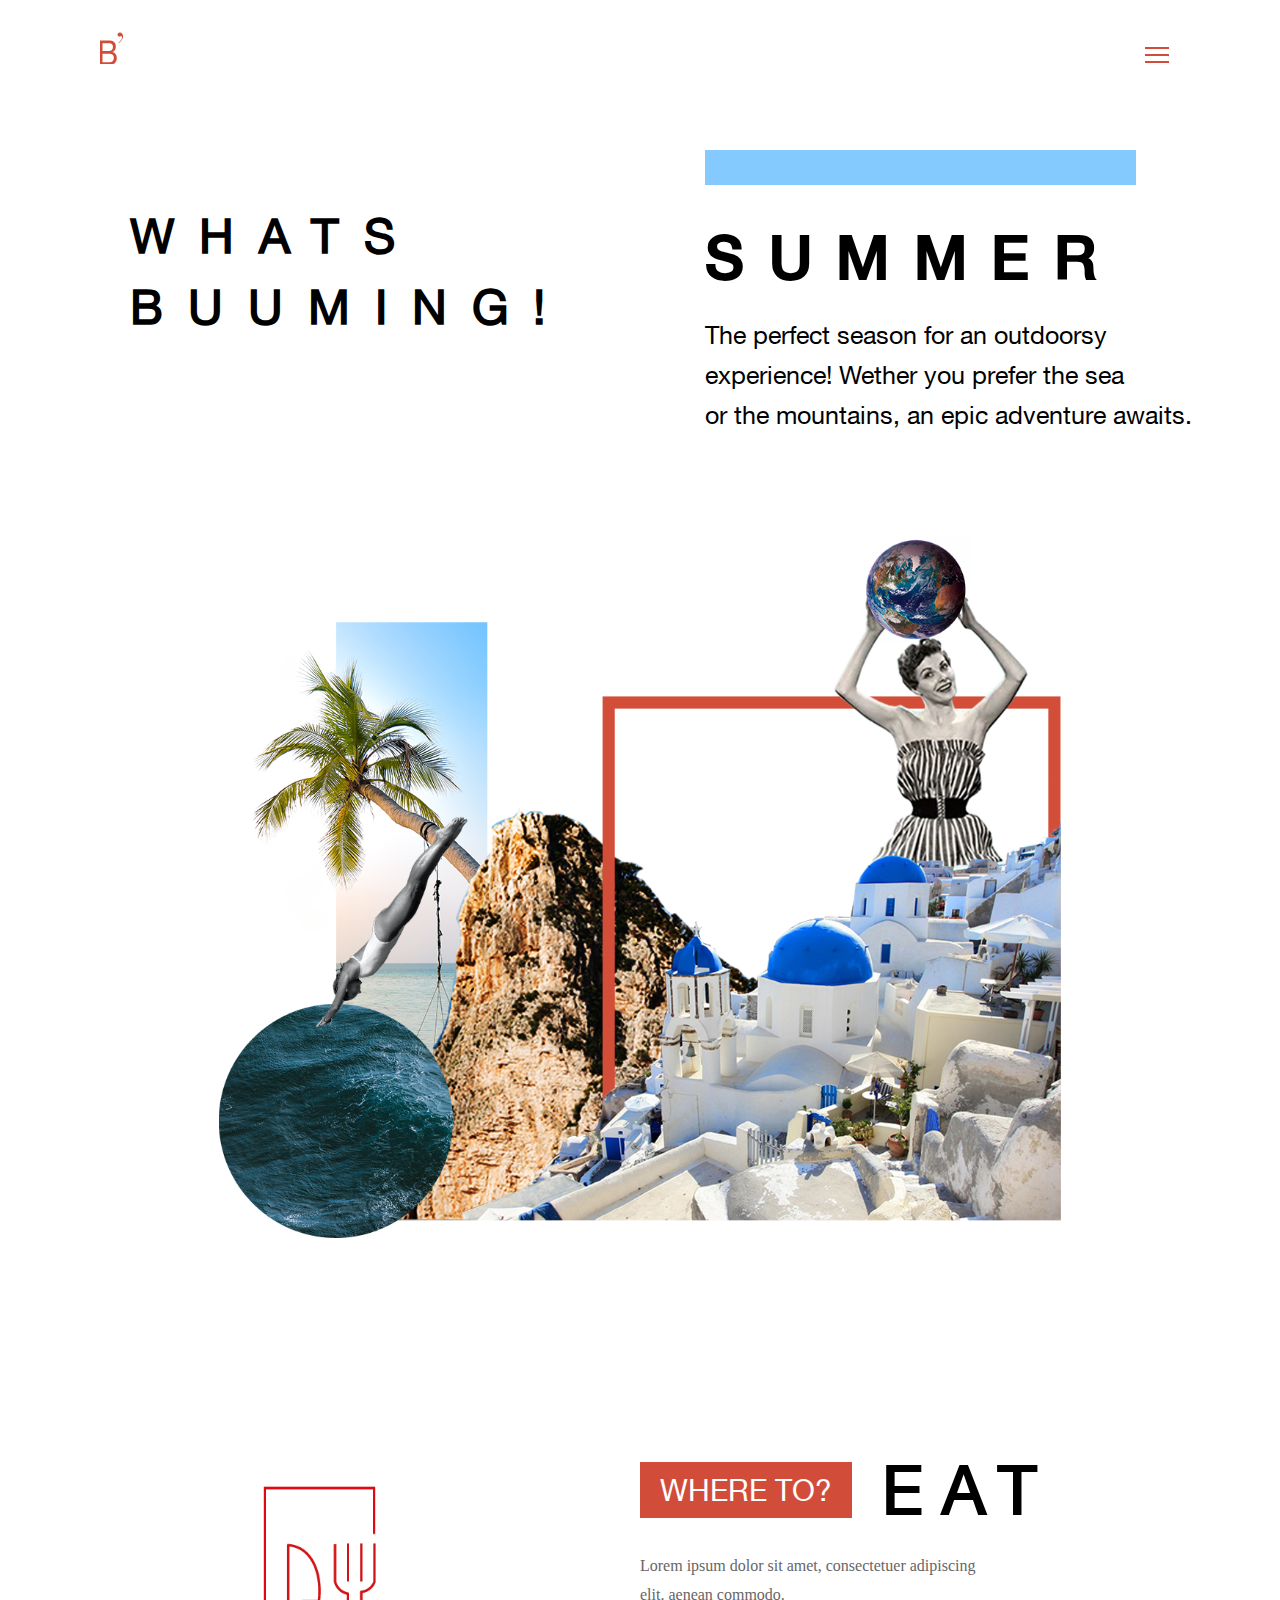
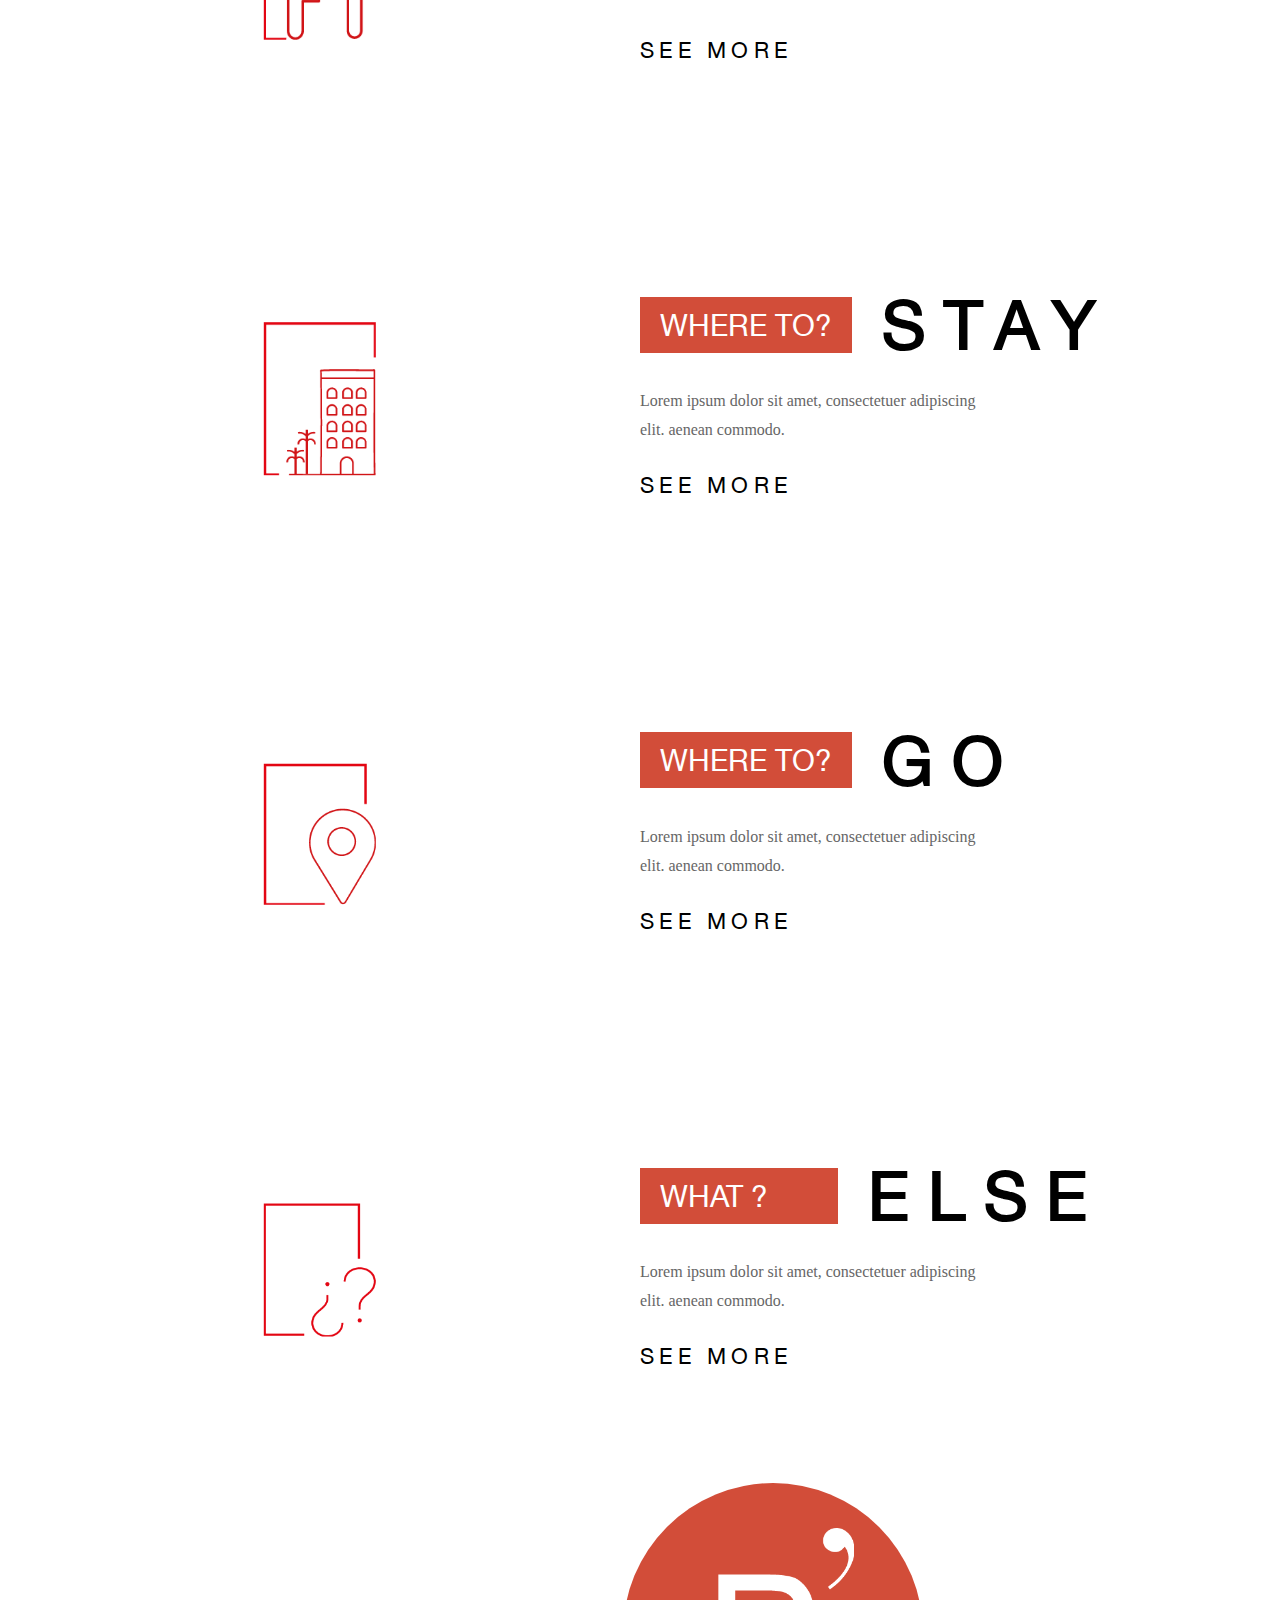
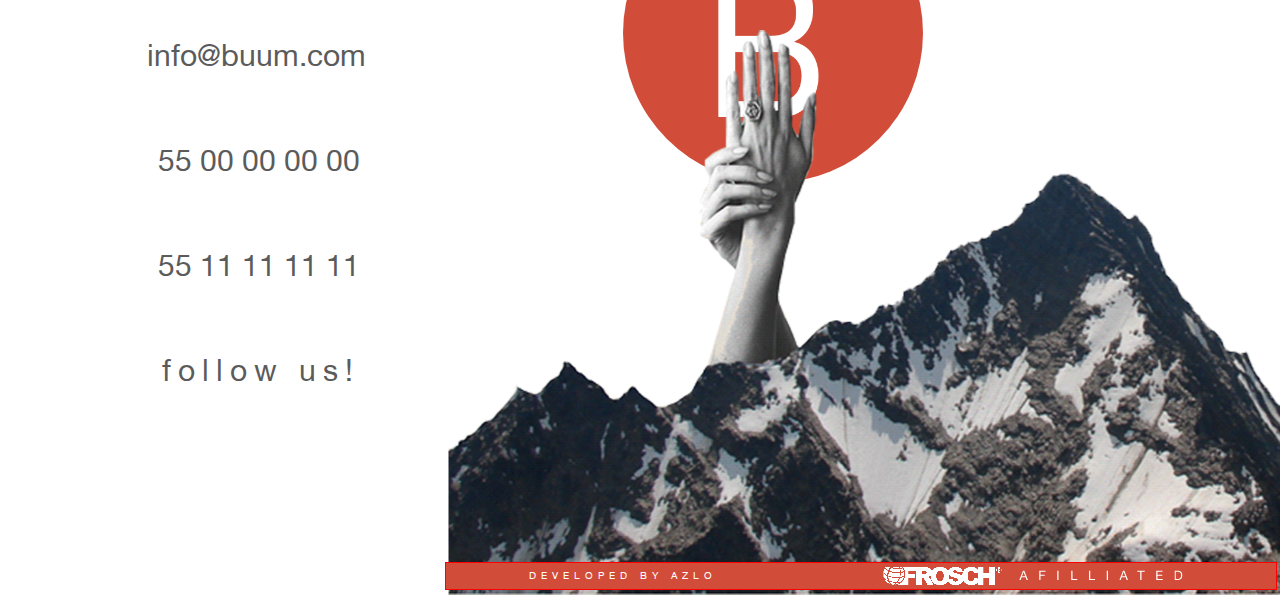
<file: summer.html>
<!DOCTYPE html>
<html>

<head>
    <title>Buum | Summers</title>
    <meta charset="utf-8">
    <link rel="stylesheet" href="https://pro.fontawesome.com/releases/v5.10.0/css/all.css" integrity="sha384-AYmEC3Yw5cVb3ZcuHtOA93w35dYTsvhLPVnYs9eStHfGJvOvKxVfELGroGkvsg+p" crossorigin="anonymous" />
    <link rel="stylesheet" type="text/css" href="./assets/css/styles.css?v=time()">
    <link rel="stylesheet" type="text/css" href="./assets/css/demo.css?v=time()" />
    <meta name="description" content="Buum description">
    <meta name="viewport" content="width=device-width, initial-scale=1">
</head>

<body class="demo-3">
    <header class="barda-menu">
        <div class="container flex">
            <a href="index.html">
                <figure>
                    <img src="./assets/img/logo.png">
                </figure>
            </a>
            <div class="content content--demo-3">
                <div class="hamburger hamburger--demo-3 js-hover">
                    <div class="hamburger__line hamburger__line--01">
                        <div class="hamburger__line-in hamburger__line-in--01"></div>
                    </div>
                    <div class="hamburger__line hamburger__line--02">
                        <div class="hamburger__line-in hamburger__line-in--02"></div>
                    </div>
                    <div class="hamburger__line hamburger__line--03">
                        <div class="hamburger__line-in hamburger__line-in--03"></div>
                    </div>
                    <div class="hamburger__line hamburger__line--cross01">
                        <div class="hamburger__line-in hamburger__line-in--cross01"></div>
                    </div>
                    <div class="hamburger__line hamburger__line--cross02">
                        <div class="hamburger__line-in hamburger__line-in--cross02"></div>
                    </div>
                </div>
                <div class="global-menu">
                    <div class="global-menu__wrap">
                        <a class="global-menu__item global-menu__item--demo-3" href="/buum2/#home">Home</a>
                        <a class="global-menu__item global-menu__item--demo-3 submenu__demo--padre3" href="/buum2/#whats-bumming">
                What’s Buuming! <i class="fal fa-arrow-alt-down"></i></a>
                        <ul>
                            <li>
                                <a class="global-menu__item global-menu__item--demo-3 submenu__demo3" href="/buum2/summer.html">
                    SUMMER </a>
                            </li>
                            <li>
                                <a class="global-menu__item global-menu__item--demo-3 submenu__demo3" href="/buum2/spring.html">
                    SPRING </a>
                            </li>
                            <li>
                                <a class="global-menu__item global-menu__item--demo-3 submenu__demo3" href="/buum2/fall.html"> FALL
                  </a>
                            </li>
                            <li>
                                <a class="global-menu__item global-menu__item--demo-3 submenu__demo3" href="/buum2/winter.html">
                    WINTER </a>
                            </li>
                        </ul>
                        <a class="global-menu__item global-menu__item--demo-3" href="/buum2/#programs">Loyalty Programs</a>
                        <a class="global-menu__item global-menu__item--demo-3" href="/buum2/#contact">Contact</a>
                    </div>
                </div>
                <svg class="shape-overlays" viewBox="0 0 100 100" preserveAspectRatio="none">
            <path class="shape-overlays__path"></path>
            <path class="shape-overlays__path"></path>
            <path class="shape-overlays__path"></path>
          </svg>
            </div>
        </div>
    </header>


    <section class="titulo-estacion">
        <div class="container flex">
            <div class="description">
                <h2>WHATS <br>BUUMING!</h2>
            </div>
            <div class="titulo">
                <h1 class="summer">SUMMER</h1>
                <p> The perfect season for an outdoorsy <br>experience! Wether you prefer the sea<br> or the mountains, an epic adventure awaits. </p>
            </div>
        </div>
    </section>
    <section class="imagen-estacion">
        <div class="container flex">
            <figure>
                <img src="./assets/img/summer.png">
            </figure>
        </div>
    </section>

    <section class="listado-detail">
        <div class="container flex">
            <div class="container-img">
                <figure>
                    <img src="./assets/img/summer/utelncilios.png">
                </figure>
            </div>
            <div class="conta-viemore">
                <div>
                    <p>WHERE TO?</p>
                    <h2>EAT</h2>
                </div>
                <p>Lorem ipsum dolor sit amet, consectetuer adipiscing<br> elit. aenean commodo.
                </p>
                <a href="/buum2/eat.html">SEE MORE</a>
            </div>
        </div>
        <div class="container flex">
            <div class="container-img">
                <figure>
                    <img src="./assets/img/summer/hoteles.png">
                </figure>
            </div>
            <div class="conta-viemore">
                <div>
                    <p>WHERE TO?</p>
                    <h2>STAY</h2>
                </div>
                <p>Lorem ipsum dolor sit amet, consectetuer adipiscing<br> elit. aenean commodo.
                </p>
                <a href="">SEE MORE</a>
            </div>
        </div>
        <div class="container flex">
            <div class="container-img">
                <figure>
                    <img src="./assets/img/summer/ubicacion.png">
                </figure>
            </div>
            <div class="conta-viemore">
                <div>
                    <p>WHERE TO?</p>
                    <h2>GO</h2>
                </div>
                <p>Lorem ipsum dolor sit amet, consectetuer adipiscing<br> elit. aenean commodo.
                </p>
                <a href="">SEE MORE</a>
            </div>
        </div>
        <div class="container flex">
            <div class="container-img">
                <figure>
                    <img src="./assets/img/summer/signos.png">
                </figure>
            </div>
            <div class="conta-viemore">
                <div>
                    <p class="ultimo">WHAT ?</p>
                    <h2>ELSE</h2>
                </div>
                <p>Lorem ipsum dolor sit amet, consectetuer adipiscing<br> elit. aenean commodo.
                </p>
                <a href="">SEE MORE</a>
            </div>
        </div>
    </section>
    <!-- <section class="menu-estaciones">
			<div class="container flex">
				<ul>
					<li><a href="/buum/spring.html">SPRING</a></li>
					<li class="active"><a href="/buum/summer.html">SUMMER</a></li>
					<li><a href="/buum/fall.html">FALL</a></li>
					<li><a href="/buum/winter.html">WINTER</a></li>
				</ul>
			</div>
		</section> -->
    <footer id="contact">
        <div class="container flex">
            <div class="info-contacto">
                <div class="first">
                    <span class="fal fa-envelope fa-3x"></span>
                    <a href="mailto:info@buum.com">info@buum.com</a>
                </div>

                <div class="phone">
                    <span class="far fa-phone-alt fa-3x"></span>
                    <a href="tel:+525500000000">55 00 00 00 00</a>
                </div>

                <div class="phone">
                    <span class="fab fa-whatsapp fa-3x"></span>
                    <a href="https://api.whatsapp.com/send?phone=+525511111111">55 11 11 11 11</a>
                </div>
                <div class="ig-contact">
                    <span class="fab fa-instagram fa-3x"></span>
                    <a href="https://instagram.com">follow us!</a>
                </div>
            </div>
            <div class="img-info_contacto">
                <figure class="first">
                    <img src="./assets/img/logo-grande.png">
                </figure>
                <figure>
                    <img src="./assets/img/mano_montana.png">
                </figure>
                <div class="banda-social">
                    <p>DEVELOPED BY AZLO</p>
                    <figure>
                        <img src="./assets/img/fresh_footer.png">
                    </figure>
                </div>
            </div>
        </div>
    </footer>

    <script type="text/javascript" src="./assets/js/jquery-3.5.1.min.js"></script>
    <script type="text/javascript" src="./assets/js/easings.js?v=time()"></script>
    <script type="text/javascript" src="./assets/js/demo3.js?v=time()"></script>
    <script type="text/javascript" src="./assets/js/main.js?v=time()"></script>
</body>

</html>
</file>
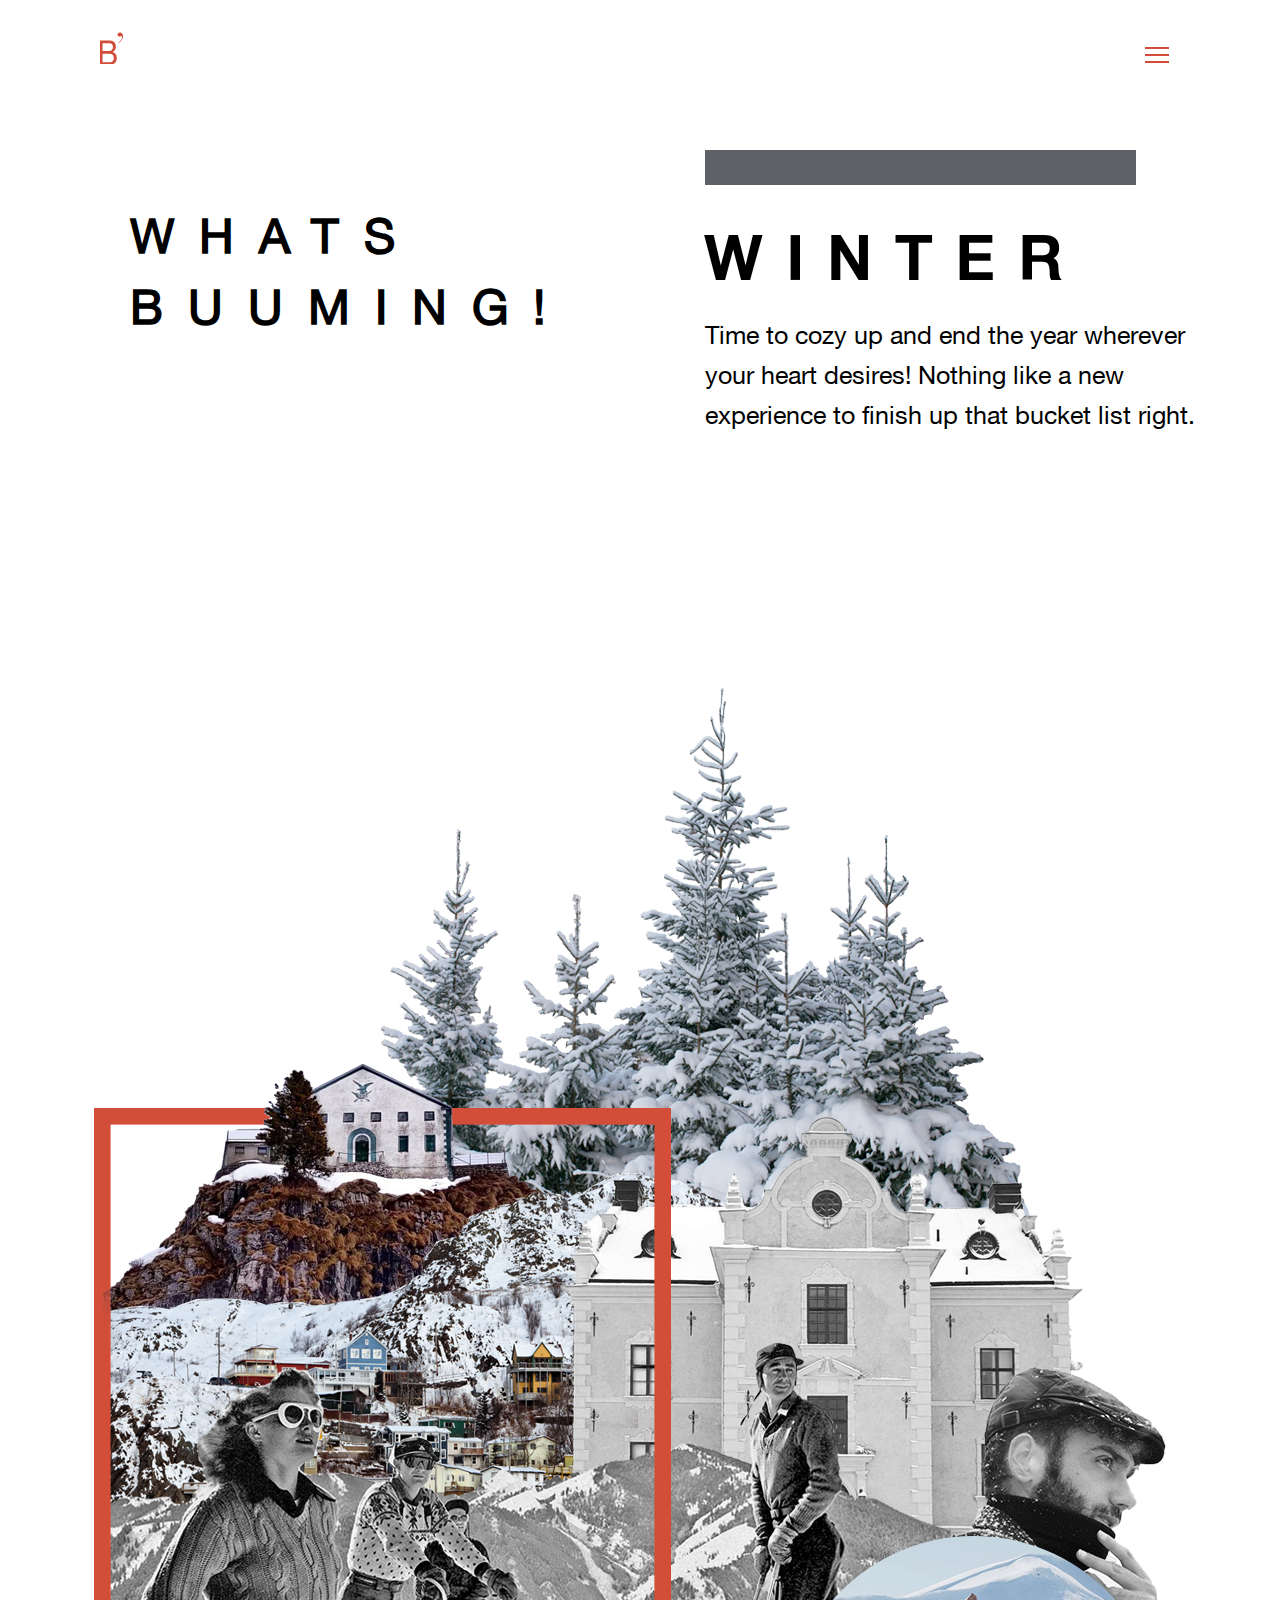
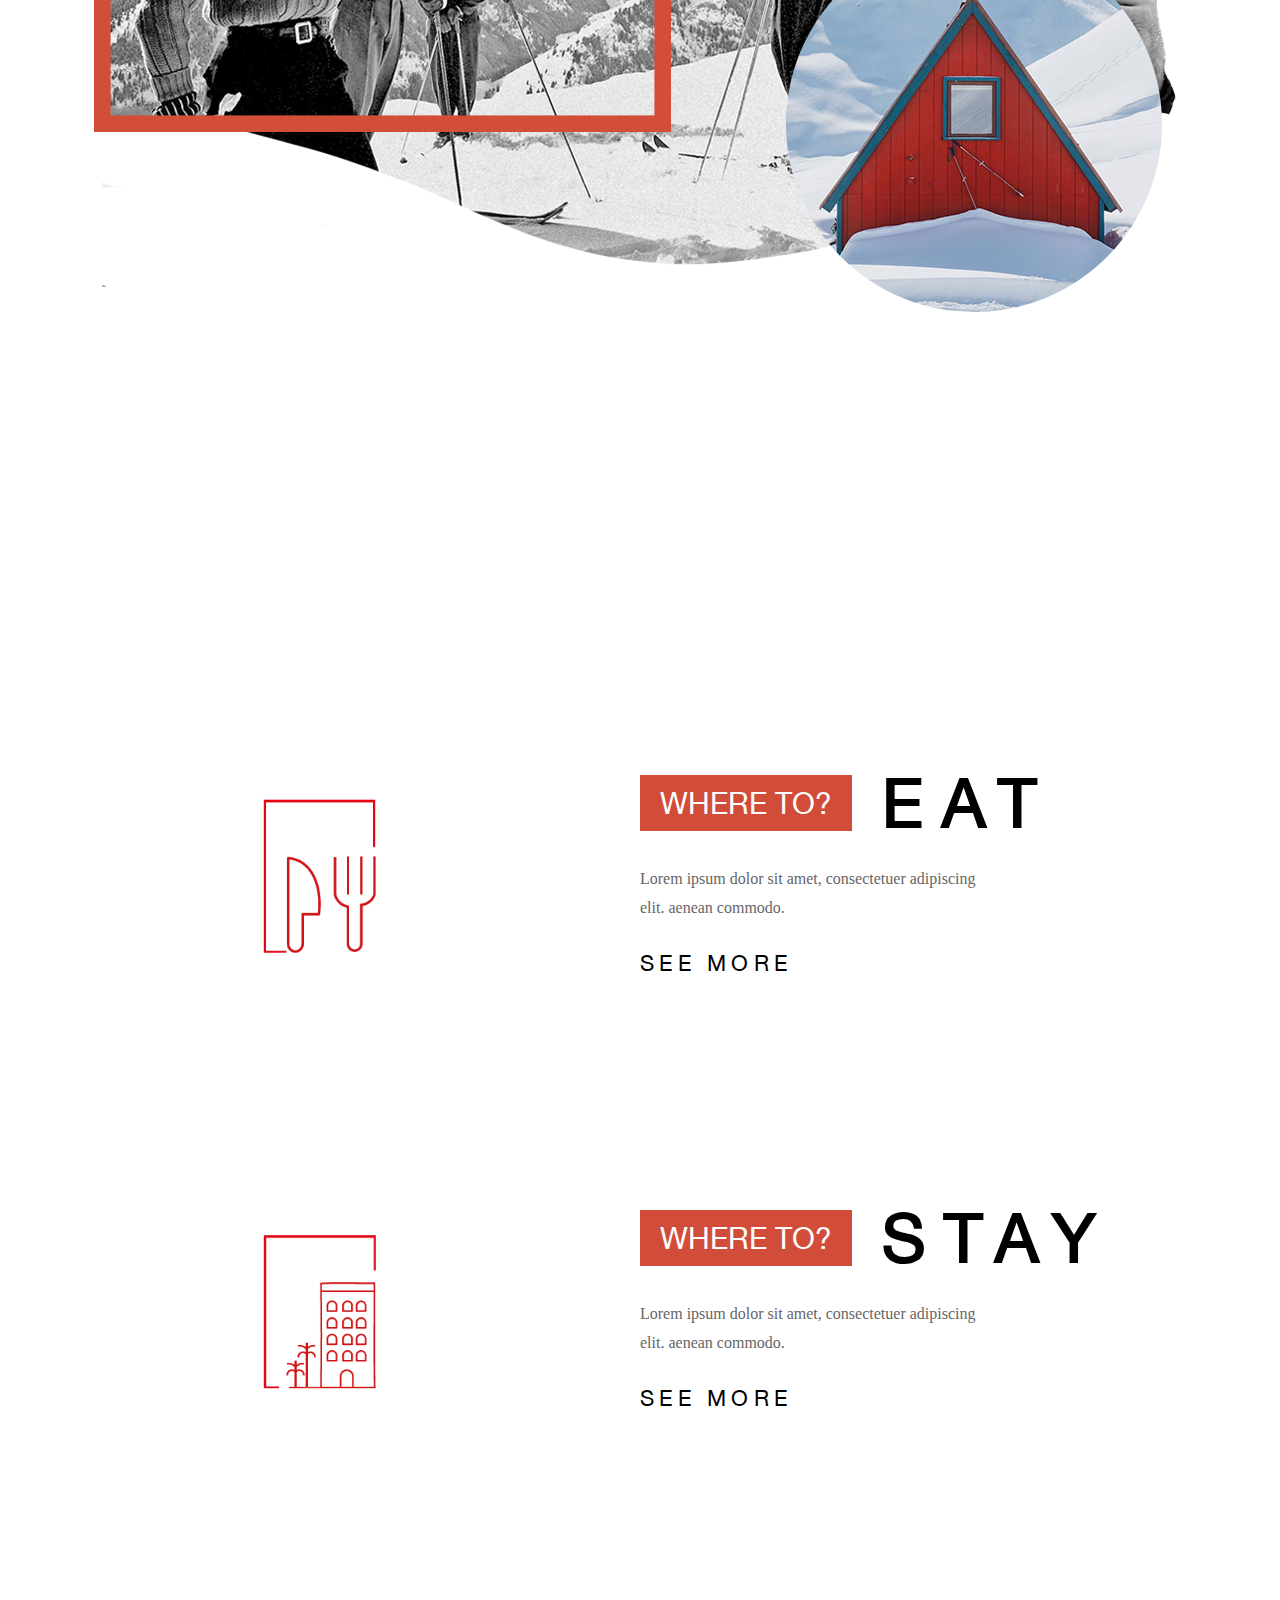
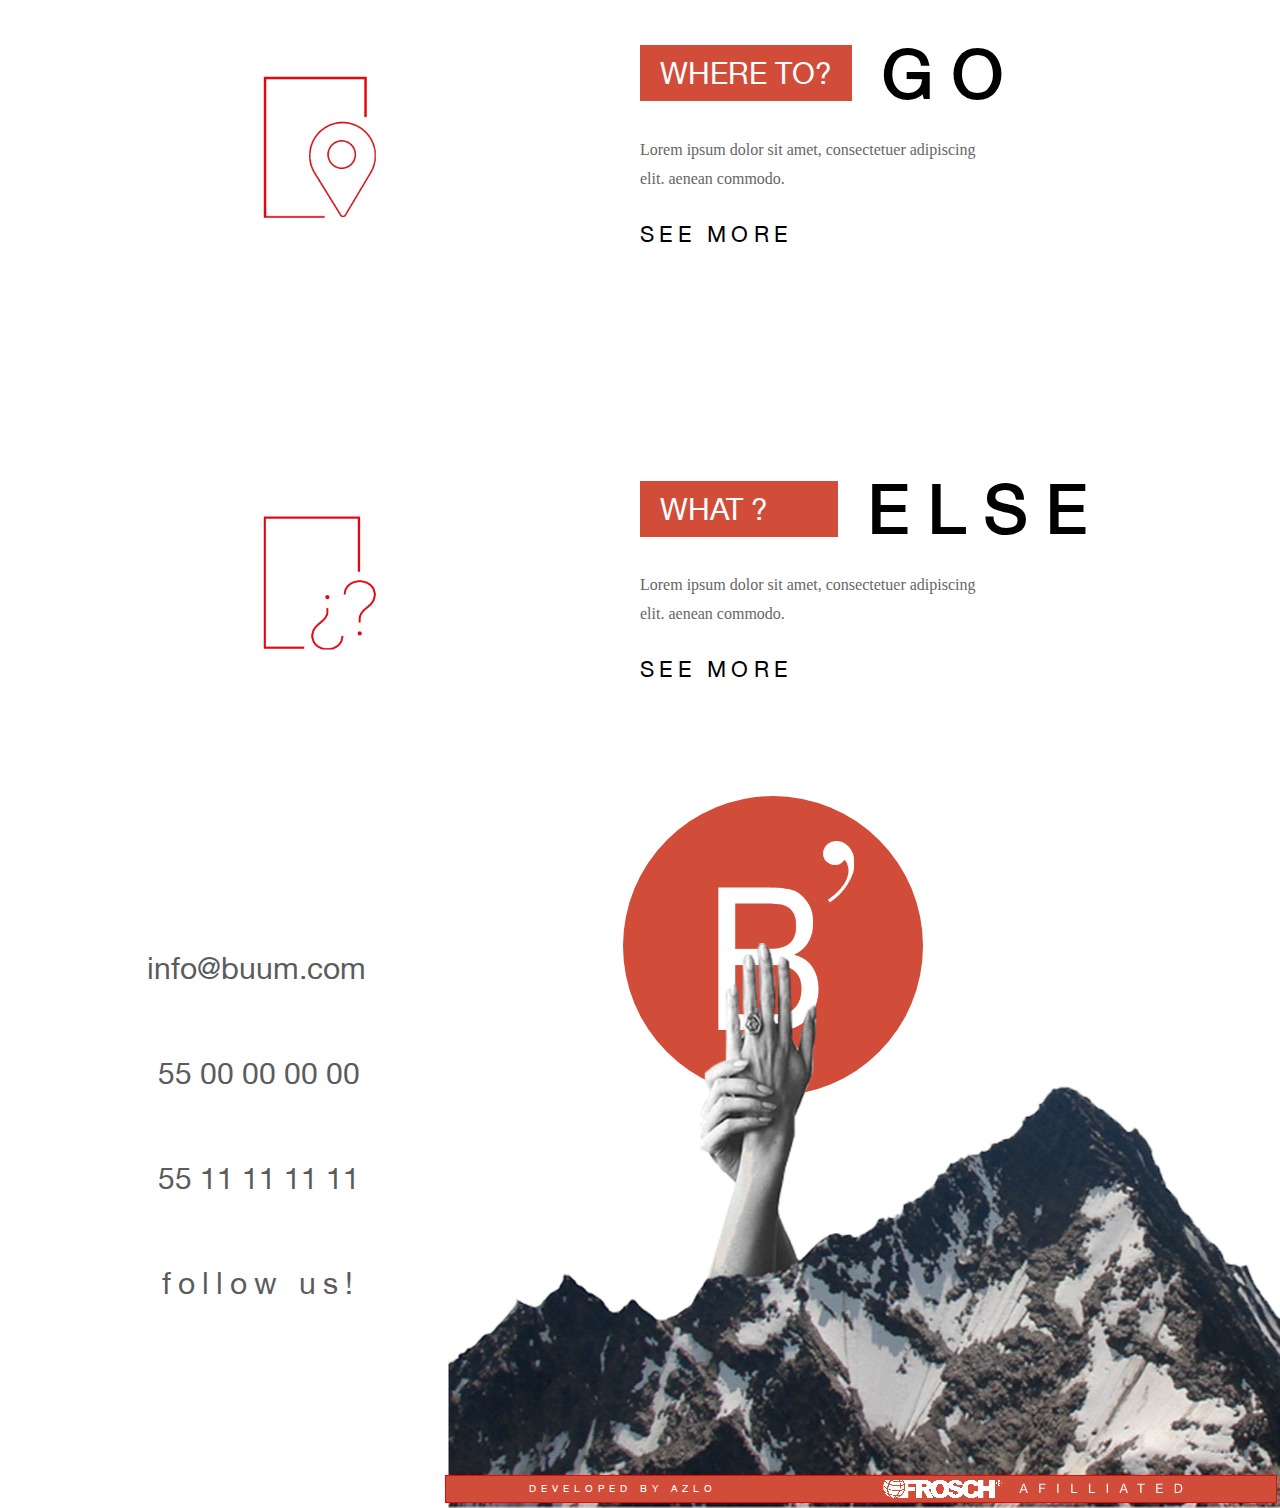
<file: winter.html>
<!DOCTYPE html>
<html>

<head>
    <title>Buum | Summers</title>
    <meta charset="utf-8">
    <link rel="stylesheet" href="https://pro.fontawesome.com/releases/v5.10.0/css/all.css" integrity="sha384-AYmEC3Yw5cVb3ZcuHtOA93w35dYTsvhLPVnYs9eStHfGJvOvKxVfELGroGkvsg+p" crossorigin="anonymous" />
    <link rel="stylesheet" type="text/css" href="./assets/css/styles.css?v=time()">
    <link rel="stylesheet" type="text/css" href="./assets/css/demo.css?v=time()" />
    <meta name="description" content="Buum description">
    <meta name="viewport" content="width=device-width, initial-scale=1">
</head>

<body class="demo-3">
    <header class="barda-menu">
        <div class="container flex">
            <a href="index.html">
                <figure>
                    <img src="./assets/img/logo.png">
                </figure>
            </a>
            <div class="content content--demo-3">
                <div class="hamburger hamburger--demo-3 js-hover">
                    <div class="hamburger__line hamburger__line--01">
                        <div class="hamburger__line-in hamburger__line-in--01"></div>
                    </div>
                    <div class="hamburger__line hamburger__line--02">
                        <div class="hamburger__line-in hamburger__line-in--02"></div>
                    </div>
                    <div class="hamburger__line hamburger__line--03">
                        <div class="hamburger__line-in hamburger__line-in--03"></div>
                    </div>
                    <div class="hamburger__line hamburger__line--cross01">
                        <div class="hamburger__line-in hamburger__line-in--cross01"></div>
                    </div>
                    <div class="hamburger__line hamburger__line--cross02">
                        <div class="hamburger__line-in hamburger__line-in--cross02"></div>
                    </div>
                </div>
                <div class="global-menu">
                    <div class="global-menu__wrap">
                        <a class="global-menu__item global-menu__item--demo-3" href="/buum2/#home">Home</a>
                        <a class="global-menu__item global-menu__item--demo-3 submenu__demo--padre3" href="/buum2/#whats-bumming">
                What’s Buuming! <i class="fal fa-arrow-alt-down"></i></a>
                        <ul>
                            <li>
                                <a class="global-menu__item global-menu__item--demo-3 submenu__demo3" href="/buum2/summer.html">
                    SUMMER </a>
                            </li>
                            <li>
                                <a class="global-menu__item global-menu__item--demo-3 submenu__demo3" href="/buum2/spring.html">
                    SPRING </a>
                            </li>
                            <li>
                                <a class="global-menu__item global-menu__item--demo-3 submenu__demo3" href="/buum2/fall.html"> FALL
                  </a>
                            </li>
                            <li>
                                <a class="global-menu__item global-menu__item--demo-3 submenu__demo3" href="/buum2/winter.html">
                    WINTER </a>
                            </li>
                        </ul>
                        <a class="global-menu__item global-menu__item--demo-3" href="/buum2/#programs">Loyalty Programs</a>
                        <a class="global-menu__item global-menu__item--demo-3" href="/buum2/#contact">Contact</a>
                    </div>
                </div>
                <svg class="shape-overlays" viewBox="0 0 100 100" preserveAspectRatio="none">
            <path class="shape-overlays__path"></path>
            <path class="shape-overlays__path"></path>
            <path class="shape-overlays__path"></path>
          </svg>
            </div>
        </div>
    </header>


    <section class="titulo-estacion">
        <div class="container flex">
            <div class="description">
                <h2>WHATS <br>BUUMING!</h2>
            </div>
            <div class="titulo">
                <h1 class="winter">WINTER</h1>
                <p> Time to cozy up and end the year wherever<br> your heart desires! Nothing like a new<br> experience to finish up that bucket list right. </p>
            </div>
        </div>
    </section>
    <section class="imagen-estacion">
        <div class="container flex">
            <figure>
                <img src="./assets/img/winter.png">
            </figure>
        </div>
    </section>

    <section class="listado-detail">
        <div class="container flex">
            <div class="container-img">
                <figure>
                    <img src="./assets/img/summer/utelncilios.png">
                </figure>
            </div>
            <div class="conta-viemore">
                <div>
                    <p>WHERE TO?</p>
                    <h2>EAT</h2>
                </div>
                <p>Lorem ipsum dolor sit amet, consectetuer adipiscing<br> elit. aenean commodo.
                </p>
                <a href="/buum/eat.html">SEE MORE</a>
            </div>
        </div>
        <div class="container flex">
            <div class="container-img">
                <figure>
                    <img src="./assets/img/summer/hoteles.png">
                </figure>
            </div>
            <div class="conta-viemore">
                <div>
                    <p>WHERE TO?</p>
                    <h2>STAY</h2>
                </div>
                <p>Lorem ipsum dolor sit amet, consectetuer adipiscing<br> elit. aenean commodo.
                </p>
                <a href="">SEE MORE</a>
            </div>
        </div>
        <div class="container flex">
            <div class="container-img">
                <figure>
                    <img src="./assets/img/summer/ubicacion.png">
                </figure>
            </div>
            <div class="conta-viemore">
                <div>
                    <p>WHERE TO?</p>
                    <h2>GO</h2>
                </div>
                <p>Lorem ipsum dolor sit amet, consectetuer adipiscing<br> elit. aenean commodo.
                </p>
                <a href="">SEE MORE</a>
            </div>
        </div>
        <div class="container flex">
            <div class="container-img">
                <figure>
                    <img src="./assets/img/summer/signos.png">
                </figure>
            </div>
            <div class="conta-viemore">
                <div>
                    <p class="ultimo">WHAT ?</p>
                    <h2>ELSE</h2>
                </div>
                <p>Lorem ipsum dolor sit amet, consectetuer adipiscing<br> elit. aenean commodo.
                </p>
                <a href="">SEE MORE</a>
            </div>
        </div>
    </section>
    <!-- <section class="menu-estaciones">
			<div class="container flex">
				<ul>
					<li><a href="/buum/spring.html">SPRING</a></li>
					<li><a href="/buum/summer.html">SUMMER</a></li>
					<li><a href="/buum/fall.html">FALL</a></li>
					<li class="active"><a href="/buum/winter.html">WINTER</a></li>
				</ul>
			</div>
		</section> -->
    <footer id="contact">
        <div class="container flex">
            <div class="info-contacto">
                <div class="first">
                    <span class="fal fa-envelope fa-3x"></span>
                    <a href="mailto:info@buum.com">info@buum.com</a>
                </div>

                <div class="phone">
                    <span class="far fa-phone-alt fa-3x"></span>
                    <a href="tel:+525500000000">55 00 00 00 00</a>
                </div>

                <div class="phone">
                    <span class="fab fa-whatsapp fa-3x"></span>
                    <a href="https://api.whatsapp.com/send?phone=+525511111111">55 11 11 11 11</a>
                </div>
                <div class="ig-contact">
                    <span class="fab fa-instagram fa-3x"></span>
                    <a href="https://instagram.com">follow us!</a>
                </div>
            </div>
            <div class="img-info_contacto">
                <figure class="first">
                    <img src="./assets/img/logo-grande.png">
                </figure>
                <figure>
                    <img src="./assets/img/mano_montana.png">
                </figure>
                <div class="banda-social">
                    <p>DEVELOPED BY AZLO</p>
                    <figure>
                        <img src="./assets/img/fresh_footer.png">
                    </figure>
                </div>
            </div>
        </div>
    </footer>

    <script type="text/javascript" src="./assets/js/jquery-3.5.1.min.js"></script>
    <script type="text/javascript" src="./assets/js/easings.js?v=time()"></script>
    <script type="text/javascript" src="./assets/js/demo3.js?v=time()"></script>
    <script type="text/javascript" src="./assets/js/main.js?v=time()"></script>
</body>

</html>
</file>
<file: assets/css/styles.css>
@font-face {
  font-family: 'Helvetica 65 Medium';
  src: url('../fonts/HelveticaNeue-Medium.woff2') format('woff2'), url('../fonts/HelveticaNeue-Medium.woff') format('woff');
  font-weight: normal;
  font-style: normal;
}

@font-face {
  font-family: 'Helvetica 55 Roman';
  src: url('../fonts/HelveticaNeue-Roman.woff2') format('woff2'), url('../fonts/HelveticaNeue-Roman.woff') format('woff');
  font-weight: normal;
  font-style: normal;
}

* {
  margin: 0;
  padding: 0;
  box-sizing: border-box;
}

html {
  text-rendering: optimizeLegibility;
  scroll-behavior: smooth;
}

h1,
h2,
h3,
h4 {
  -webkit-font-smoothing: antialiased;
  -moz-osx-font-smoothing: grayscale;
}

p,
a {
  -webkit-font-smoothing: antialiased;
  -moz-osx-font-smoothing: grayscale;
}

figure img {
  width: 100%;
  height: auto;
  display: table;
}

.flex {
  display: flex;
}

.container {
  max-width: 1600px;
  margin: auto;
}

header {
  padding-top: 32px;
  margin-bottom: 78px;
  position: fixed;
  width: 100%;
  top: 0;
  z-index: 1;
}

header .flex {
  justify-content: space-between;
  /*align-items: center;*/
  padding-left: 100px;
  padding-right: 100px;
}

header.barda-menu {
  background: #fff;
  padding-bottom: 20px;
}

nav {
  width: 100%;
  height: 100vh;
  position: fixed;
  top: 0;
  right: 0;
  background: #fff;
  transition: all .3s ease;
  visibility: hidden;
  visibility: hidden;
  opacity: 0;
  display: none;
  flex-direction: column;
  justify-content: center;
  z-index: 9;
}

header .hamburgesa-blanca::after,
header .hamburgesa-blanca::before {
  background-color: #fff;
}

header .container a figure img.logo-home__n,
header .container a figure img.logo-home__b {
  display: none;
}

nav.active {
  visibility: visible;
  opacity: 1;
  display: flex;
}

nav.active span.close {
  position: absolute;
  right: 30px;
  top: 30px;
  display: block;
  cursor: pointer;
  color: #D24D39;
}

header nav .close {
  display: none;
}

header nav a {
  margin-right: 32px;
  color: #828282;
  font-family: "Helvetica 65 Medium";
  font-weight: 600;
  font-size: 30px;
  letter-spacing: 1.5px;
  text-decoration: none;
  text-align: center;
  line-height: 100px;
}

.burger {
  width: 52px;
  height: 52px;
  border-radius: 100%;
  display: flex;
  flex-direction: column;
  justify-content: center;
  align-items: flex-end;
  padding: 13px;
  cursor: pointer;
}

.burger span {
  width: 90%;
  height: 2px;
  background: #D24D39;
  display: block;
  margin-bottom: 6px;
  text-align: right;
}

.burger span:nth-child(2) {
  width: 90%;
}

ul {
  display: none;
}

/* EFECTO TEMPORAL */
.efect-mobile {
  width: 0.1px;
  height: 0.1px;
  background: #000;
  border-radius: 50%;
  position: absolute;
  bottom: 0;
  left: 50%;
  transform: translate(-50%);
  mix-blend-mode: difference;
  transition: width 1s, height 1s, border-radius 1s;
  outline: none;
  user-select: none;
}

.efect-mobile.efect-active {
  width: 100%;
  height: 100%;
  transition: 1s;
  z-index: -1;
  border-radius: 0;
}

/* EFECTO TEMPORAL */
/* SECCION 1 */
section.logo_titulo .container {
  position: relative;
  clip-path: polygon(100% 0px, 0px 0px, -2px 92.56%, 0.83% 92.26%, 1.83% 91.9%, 2.92% 91.53%, 4.33% 91.09%, 5.75% 90.71%, 7.25% 90.35%, 8.75% 89.92%, 10.16% 89.64%, 11.67% 89.36%, 13% 89.16%, 14.08% 88.97%, 15.25% 88.8%, 16.58% 88.62%, 17.92% 88.47%, 19.17% 88.33%, 20.33% 88.2%, 21.58% 88.16%, 22.83% 88.11%, 23.92% 88.07%, 25.17% 88.09%, 26.67% 88.12%, 27.75% 88.16%, 28.92% 88.2%, 30.17% 88.3%, 31.34% 88.38%, 32.59% 88.45%, 34% 88.59%, 35.33% 88.71%, 36.75% 88.90%, 38.16% 89.18%, 39.5% 89.4%, 40.67% 89.67%, 41.66% 89.89%, 42.58% 90.11%, 43.5% 90.36%, 44.5% 90.68%, 45.67% 91%, 46.83% 91.31%, 47.92% 91.63%, 48.83% 91.88%, 49.67% 92.18%, 50.67% 92.48%, 51.67% 92.77%, 52.58% 93.08%, 53.42% 93.38%, 54.25% 93.69%, 55.17% 93.95%, 56.17% 94.28%, 57.16% 94.6%, 58.17% 94.96%, 59.08% 95.29%, 60% 95.65%, 60.92% 95.97%, 61.84% 96.3%, 62.67% 96.55%, 63.67% 96.88%, 64.66% 97.22%, 65.59% 97.49%, 66.49% 97.75%, 67.41% 97.96%, 68.25% 98.17%, 69.17% 98.42%, 70.17% 98.67%, 71% 98.84%, 71.92% 99.05%, 73.08% 99.24%, 74.08% 99.44%, 75.09% 99.6%, 76% 99.71%, 76.91% 99.84%, 77.83% 99.87%, 78.83% 99.96%, 79.92% 99.98%, 81% 99.99%, 82.08% 99.93%, 83.08% 99.87%, 84% 99.81%, 84.92% 99.68%, 85.83% 99.54%, 86.83% 99.34%, 87.74% 99.11%, 88.58% 98.92%, 89.5% 98.62%, 90.33% 98.34%, 91.17% 98.07%, 92.08% 97.68%, 92.92% 97.33%, 93.59% 96.98%, 94.33% 96.63%, 95.08% 96.19%, 95.74% 95.77%, 96.41% 95.29%, 97% 94.93%, 97.5% 94.59%, 98.08% 94.17%, 98.75% 93.77%, 99.33% 93.34%, 100% 92.89%);
}

section.logo_titulo .container figure.letras-blancas {
  position: absolute;
  bottom: 32%;
  left: 50%;
  transform: translateX(-50%);
  max-width: 300px;
  width: 10%;
}

section.logo_titulo .container figure.letras-blancas img.desktop {
  display: block;
}

section.logo_titulo .container figure.letras-blancas img.mobile {
  display: none;
}

section.logo_titulo .container figure.titulo-img {
  width: 100%;
}

section.logo_titulo .container figure.titulo-img img.desktop {
  display: block;
}

section.logo_titulo .container figure.titulo-img img.mobile {
  display: none;
}

/* SECCION 2 */
section.travel_agency {
  width: 100%;
  height: auto;
  position: relative;
  display: block;
}

section.travel_agency div.curva {
  position: relative;
  top: 0;
  left: 50%;
  transform: translate(-50%, -22%);
}

section.travel_agency div.curva figure {
  max-width: 630px;
  margin-bottom: 50px;
}

section.travel_agency div.curva h2 {
  color: #3D3A37;
  font-family: "Helvetica 65 Medium";
  font-size: 30px;
  line-height: 52px;
  padding-left: 45px;
}

section.travel_agency div.curva h2.subtitle-two {
  margin-bottom: 50px;
  text-align: right;
  position: relative;
  padding-right: 40px;
}

section.travel_agency div.curva h2.subtitle-two::before {
  content: '';
  position: absolute;
  top: 30px;
  left: 45px;
  height: 3px;
  width: 246px;
  background: #D24D39;
}

section.travel_agency div.curva p {
  color: #3D3A37;
  font-family: "Helvetica 55 Roman";
  font-size: 20px;
  line-height: 35px;
  text-align: justify;
  padding-left: 100px;
  margin-bottom: 15px;
  position: relative;
}

section.travel_agency div.curva p.first-child::before {
  content: '';
  position: absolute;
  top: 30px;
  left: 33px;
  height: 20px;
  width: 20px;
  background: #D24D39;
  border-radius: 100%;
}

/*Seccion 3 */
section.slider-bumming .info-slider h2 {
  color: #000;
  font-family: "Helvetica 65 Medium";
  font-size: 60px;
  line-height: 94px;
  position: relative;
}

section.slider-bumming .info-slider h2:first-child {
  margin-bottom: 160px;
}

section.slider-bumming .info-slider h2.estacion-principal {
  cursor: pointer;
  margin-bottom: 35px;
  display: inline-block;
  user-select: none;
  outline: none;
}

section.slider-bumming .info-slider h2.estacion-principal::before {
  content: 'NEW';
  position: absolute;
  top: -50px;
  left: 0px;
  height: 40px;
  width: 130px;
  background: #000;
  color: #FFF;
  font-family: "Helvetica 65 Medium";
  font-size: 28px;
  font-weight: 700;
  letter-spacing: 7px;
  line-height: 40px;
  text-align: center;
}

section.slider-bumming .info-slider h2.cambioSpring::before {
  background: #F3CA3E;
  width: 90%;
  content: 'COMING SOON';
  text-align: left;
  padding-left: 20px;
  font-size: 20px;
}

section.slider-bumming .info-slider h2.cambioSummer::before {
  background: #84CAFE;
  width: 94%;
  top: -35px;
  content: 'NEW';
  text-align: left;
  padding-left: 20px;
  font-size: 20px;
}

section.slider-bumming .info-slider h2.cambioFall::before {
  background: #C16127;
  width: 90%;
  content: 'COMING SOON';
  text-align: left;
  padding-left: 20px;
  font-size: 20px;
}

section.slider-bumming .info-slider h2.cambioWinter::before {
  background: #5F6166;
  width: 90%;
  content: 'COMING SOON';
  text-align: left;
  padding-left: 20px;
  font-size: 20px;
}

section.slider-bumming .container {
  justify-content: space-between;
}

section.slider-bumming .container .info-slider {
  width: 40%;
  padding-bottom: 57px;
  padding-left: 70px;
}

section.slider-bumming .container .imagen-slider {
  width: 50%;
  position: relative;
}

section.slider-bumming .container .imagen-slider.mobile {
  display: none;
}

section.slider-bumming .container .imagen-slider.desktop {
  display: block;
}

section.slider-bumming .container .imagen-slider figure {
  position: absolute;
  bottom: -40px;
  max-width: 500px;
}

section.slider-bumming .container .imagen-slider figure.one-img {
  opacity: 0.3;
}

section.slider-bumming .container .imagen-slider figure.summer,
section.slider-bumming .container .imagen-slider figure.fall,
section.slider-bumming .container .imagen-slider figure.winter,
section.slider-bumming .container .imagen-slider figure.two-img {
  display: none;
}

section.slider-bumming .info-slider ul {
  display: flex;
  list-style: none;
}

section.slider-bumming .info-slider ul li {
  color: #000;
  font-family: "Helvetica 65 Medium";
  font-size: 18px;
  letter-spacing: 4.5px;
  line-height: 21px;
  text-align: justify;
  cursor: pointer;
  outline: none;
  user-select: none;
}

section.slider-bumming .info-slider ul li.list-sum {
  margin-right: 60px;
}

section.slider-bumming {
  margin-bottom: 550px;
}

/*Seccion 4 */
section.programs {
  margin-bottom: 75px;
}

section.programs .container {
  background: #B9BAAB;
  flex-direction: column;
  padding: 60px;
}

section.programs .container div.titulo-programs {
  display: flex;
  position: relative;
  margin-bottom: 200px;
}

section.programs .container h2 {
  color: #FFF;
  font-family: "Helvetica 65 Medium";
  font-size: 60px;
  line-height: 80px;
  width: 40%;
}

section.programs .container .titulo-programs figure {
  width: 60%;
  position: absolute;
  top: -405px;
  right: 0;
}

section.programs .container div.imagenes-programs {
  display: flex;
  justify-content: space-around;
  flex-wrap: wrap;
  align-items: center;
  margin-bottom: 70px;
}

section.programs .container div.imagenes-programs.final {
  justify-content: flex-start;
}

section.programs .container div.imagenes-programs figure {
  margin-right: 70px;
  min-width: 120px;
  max-width: 175px;
}

section.programs .container div.imagenes-programs figure.last-child {
  margin-right: 0;
}

/* FOOTER */
footer .info-contacto {
  width: 35%;
}

footer .img-info_contacto {
  width: 65%;
  position: relative;
}

footer .img-info_contacto figure {
  position: relative;
}

footer .img-info_contacto figure.first {
  position: absolute;
  background: #D24D39;
  border-radius: 100%;
  width: 300px;
  height: 300px;
  padding-left: 27px;
  padding-bottom: 20px;
  display: flex;
  justify-content: center;
  align-items: center;
  overflow: hidden;
  top: -147px;
  left: 23%;
}

footer .img-info_contacto figure.first img {
  width: 50%;
}

footer .info-contacto div {
  display: flex;
  align-items: center;
  justify-content: center;
  margin-bottom: 55px;
}

footer .info-contacto div figure {
  margin-right: 60px;
  width: 75px;
}

footer .info-contacto div.ig-contact span {
  margin-right: 74px;
}

footer .info-contacto div.ig-contact a {
  letter-spacing: 7px;
}

footer .info-contacto div span {
  margin-right: 70px;
  color: #D24D39;
  font-weight: 100;
}

footer .info-contacto div.first span {
  margin-right: 64px;
}

footer .info-contacto div a {
  color: #5B5B5B;
  font-family: "Helvetica 55 Roman";
  font-size: 30px;
  line-height: 50px;
  text-align: justify;
}

footer .info-contacto div a.phone {
  letter-spacing: 1px;
}

footer .img-info_contacto .banda-social {
  position: absolute;
  width: 100%;
  border: 1px solid red;
  bottom: 5px;
  left: -3px;
  background: #D24D39;
  display: flex;
  justify-content: space-around;
  align-items: center;
}

footer .img-info_contacto .banda-social figure {
  padding-top: 4px;
  padding-bottom: 4px;
}

footer .img-info_contacto .banda-social p {
  color: #FFF;
  font-family: "Helvetica 55 Roman";
  font-size: 10px;
  letter-spacing: 5px;
  line-height: 15px
}

/************** SUMMER PAGE ************/
section.titulo-estacion {
  margin-top: 200px;
  margin-bottom: 100px;
}

section.titulo-estacion .container {
  padding-left: 130px;
}

section.titulo-estacion div.description {
  width: 50%;
}

section.titulo-estacion div.description h2 {
  color: #000;
  font-family: "Helvetica 55 Roman";
  font-size: 48px;
  letter-spacing: 25px;
  line-height: 71px;
}

section.titulo-estacion div.titulo {
  width: 50%;
}

section.titulo-estacion div.titulo h1::before {
  content: '';
  position: absolute;
  top: -50px;
  left: 0px;
  height: 35px;
  width: 75%;
}

section.titulo-estacion div.titulo h1.summer::before {
  background: #84CAFE;
}

section.titulo-estacion div.titulo h1.spring::before {
  background: #F3CA3E;
}

section.titulo-estacion div.titulo h1.fall::before {
  background: #C16127;
}

section.titulo-estacion div.titulo h1.fall::before {
  background: #C16127;
}

section.titulo-estacion div.titulo h1.winter::before {
  background: #5F6166;
}

section.titulo-estacion div.titulo h1 {
  /*color: #CF412B;*/
  font-family: "Helvetica 65 Medium";
  font-size: 60px;
  letter-spacing: 24.5px;
  line-height: 115px;
  text-align: justify;
  position: relative;
}

section.titulo-estacion div.titulo p {
  color: #000;
  font-family: "Helvetica 55 Roman";
  font-size: 25px;
  line-height: 40px;
}

section.imagen-estacion {
  margin-bottom: 200px;
}

section.imagen-estacion figure {
  margin: 0 auto;
}

section.listado-detail {
  margin-bottom: 200px;
}

section.listado-detail div.container {
  /*background: red*/
  ;
  display: flex;
  width: 100%;
  margin-bottom: 150px;
}

section.listado-detail div.container div.container-img {
  width: 50%;
  padding-bottom: 35px;
}

section.listado-detail div.container div.conta-viemore {
  width: 50%;
}

section.listado-detail div.container figure {
  height: 250.49px;
  width: 170.67px;
  margin: 0 auto;
  position: relative;
}

section.listado-detail div.container figure img {
  width: 112.4px;
  height: auto;
  position: absolute;
  bottom: 0;
  left: 50%;
  top: 50%;
  transform: translate(-50%, -50%);
}

section.listado-detail div.container div.conta-viemore div {
  display: flex;
  align-items: center;
  margin-bottom: 10px;
}

section.listado-detail div.container div.conta-viemore div p {
  color: #FFF;
  font-family: "Helvetica 55 Roman";
  font-size: 30px;
  line-height: 56px;
  position: relative;
  padding-left: 20px;
  padding-right: 20px;
  margin-right: 30px;
}

section.listado-detail div.container div.conta-viemore div p.ultimo {
  padding-right: 70px;
}

section.listado-detail div.container div.conta-viemore div p::before {
  content: '';
  position: absolute;
  top: 0;
  left: 0;
  height: 100%;
  width: 100%;
  background: #D24D39;
  z-index: -1;
}

section.listado-detail div.container div.conta-viemore div h2 {
  color: #000;
  font-family: "Helvetica 55 Roman";
  font-size: 67px;
  letter-spacing: 19px;
  line-height: 103px;
}

section.listado-detail div.container div.conta-viemore>p {
  color: #666;
  font-family: Verdana;
  font-size: 16px;
  line-height: 29px;
  margin-bottom: 25px;
}

section.listado-detail div.container div.conta-viemore a {
  color: #000;
  font-family: "Helvetica 55 Roman";
  font-size: 22px;
  letter-spacing: 5.25px;
  line-height: 33px;
}

section.menu-estaciones {
  margin-bottom: 350px;
}

section.menu-estaciones div ul {
  display: flex;
  list-style: none;
  margin: 0 auto;
}

section.menu-estaciones div ul li {
  margin-right: 60px;
}

section.menu-estaciones div ul li a {
  color: #000;
  font-family: "Helvetica 65 Medium";
  font-size: 18px;
  letter-spacing: 4.5px;
  line-height: 21px;
  text-align: justify;
  cursor: pointer;
}

section.menu-estaciones div ul li.active a {
  color: #D24D39;
  position: relative;
}

section.menu-estaciones div ul li.active a::before {
  content: '';
  width: 100%;
  height: 4px;
  background: #D24D39;
  position: absolute;
  bottom: -8px;
}

/************** SUMMER PAGE \ ************/
/************** EAT -- WHERE  ************/
section.eat_titulo {
  margin-top: 84px;
  margin-bottom: 200px;
}

section.eat_titulo .container {
  position: relative;
  clip-path: polygon(100% 0px, 0px 0px, -2px 92.56%, 0.83% 92.26%, 1.83% 91.9%, 2.92% 91.53%, 4.33% 91.09%, 5.75% 90.71%, 7.25% 90.35%, 8.75% 89.92%, 10.16% 89.64%, 11.67% 89.36%, 13% 89.16%, 14.08% 88.97%, 15.25% 88.8%, 16.58% 88.62%, 17.92% 88.47%, 19.17% 88.33%, 20.33% 88.2%, 21.58% 88.16%, 22.83% 88.11%, 23.92% 88.07%, 25.17% 88.09%, 26.67% 88.12%, 27.75% 88.16%, 28.92% 88.2%, 30.17% 88.3%, 31.34% 88.38%, 32.59% 88.45%, 34% 88.59%, 35.33% 88.71%, 36.75% 88.90%, 38.16% 89.18%, 39.5% 89.4%, 40.67% 89.67%, 41.66% 89.89%, 42.58% 90.11%, 43.5% 90.36%, 44.5% 90.68%, 45.67% 91%, 46.83% 91.31%, 47.92% 91.63%, 48.83% 91.88%, 49.67% 92.18%, 50.67% 92.48%, 51.67% 92.77%, 52.58% 93.08%, 53.42% 93.38%, 54.25% 93.69%, 55.17% 93.95%, 56.17% 94.28%, 57.16% 94.6%, 58.17% 94.96%, 59.08% 95.29%, 60% 95.65%, 60.92% 95.97%, 61.84% 96.3%, 62.67% 96.55%, 63.67% 96.88%, 64.66% 97.22%, 65.59% 97.49%, 66.49% 97.75%, 67.41% 97.96%, 68.25% 98.17%, 69.17% 98.42%, 70.17% 98.67%, 71% 98.84%, 71.92% 99.05%, 73.08% 99.24%, 74.08% 99.44%, 75.09% 99.6%, 76% 99.71%, 76.91% 99.84%, 77.83% 99.87%, 78.83% 99.96%, 79.92% 99.98%, 81% 99.99%, 82.08% 99.93%, 83.08% 99.87%, 84% 99.81%, 84.92% 99.68%, 85.83% 99.54%, 86.83% 99.34%, 87.74% 99.11%, 88.58% 98.92%, 89.5% 98.62%, 90.33% 98.34%, 91.17% 98.07%, 92.08% 97.68%, 92.92% 97.33%, 93.59% 96.98%, 94.33% 96.63%, 95.08% 96.19%, 95.74% 95.77%, 96.41% 95.29%, 97% 94.93%, 97.5% 94.59%, 98.08% 94.17%, 98.75% 93.77%, 99.33% 93.34%, 100% 92.89%);
}

section.eat_titulo .container figure.eat-img {
  position: relative;
}

section.eat_titulo .container figure.eat-img .lienzo {
  position: absolute;
  width: 100%;
  height: 100%;
  top: 0;
  left: 0;
  right: 0;
  bottom: 0;
  display: flex;
  flex-direction: column;
  justify-content: start;
  padding-top: 19%;
  padding-left: 16%;
}

section.eat_titulo .container figure.eat-img .lienzo p {
  color: #FFF;
  font-family: "Helvetica 55 Roman";
  font-size: 40px;
  letter-spacing: 22px;
  line-height: 59px;
}

section.eat_titulo .container figure.eat-img .lienzo p.first {
  margin-bottom: 30px;
}

section.eat_titulo .container figure.eat-img .lienzo div.container-last {
  margin-bottom: 155px;
  background: #D24D39;
  padding-left: 10px;
  height: 55px;
  width: 640px;
}

section.eat_titulo .container figure.eat-img .lienzo h1 {
  color: #FFF;
  font-family: "Helvetica 65 Medium";
  font-size: 70px;
  letter-spacing: 30px;
  line-height: 85px;
  text-align: justify;
  margin-bottom: 100px;
}

section.eat_titulo .container figure.eat-img .lienzo figure.forch-logo {
  height: 18px;
  width: 310px;
}

section.eat-description .container {
  max-width: 900px;
}

section.eat-description .titulo-platillo {
  margin-bottom: 100px;
}

section.eat-description .titulo-platillo h2 {
  color: #000;
  font-family: "Helvetica 65 Medium";
  font-size: 30px;
  font-weight: 700;
  letter-spacing: 18px;
  line-height: 40px;
  text-transform: uppercase;
  width: 50%;
}

section.eat-description .container.eat-platillo p,
section.eat-description .container.titulo-platillo p {
  color: #000;
  font-family: "Helvetica 55 Roman";
  font-size: 17px;
  text-align: justify;
}

section.eat-description .container.titulo-platillo p,
section.eat-description .container.eat-platillo p {
  width: 40%;
}

section.eat-description .titulo-platillo {
  justify-content: flex-start;
}

section.eat-description .eat-platillo {
  justify-content: space-between;
  align-items: center;
  margin-bottom: 150px;
}

section.eat-description .eat-platillo figure {
  width: 50%;
}

section.eat-description .container-fundador {
  justify-content: center;
  margin-bottom: 200px;
}

section.eat-description .container .eat-fundador {
  width: 50%;
  position: relative;
  padding-left: 75px;
}

section.eat-description .container .eat-fundador h2 {
  color: #000;
  font-family: "Helvetica 55 Roman";
  font-size: 27px;
  font-style: italic;
  line-height: 41px;
  text-align: justify;
}

section.eat-description .container .eat-fundador figure {
  position: absolute;
  left: 35px;
  top: -71px;
}

section.eat-description .container .eat-fundador div p {
  color: #000;
  font-family: "Helvetica 55 Roman";
  font-size: 18px;
  font-style: italic;
  line-height: 21px;
  text-align: justify;
  width: auto;
}

section.eat-description .container .eat-fundador>div {
  display: flex;
  align-items: center;
  margin-bottom: 57px;
}

section.eat-description .container .eat-fundador div div {
  width: 170px;
  height: 1px;
  border: 1px solid #000;
  margin-right: 10px;
}

section.eat-description .container .eat-localizacion {
  width: 50%;
  display: flex;
  justify-content: flex-end;
  align-items: center;
  flex-direction: column;
  padding-left: 110px;
}

section.eat-description .container .eat-localizacion .cont-font {
  width: 100%;
  display: flex;
  justify-content: flex-start;
  align-items: center;
  margin-bottom: 70px;
}

section.eat-description .container .eat-localizacion p {
  width: auto;
  color: #000;
  font-family: "Helvetica 55 Roman";
  font-size: 27px;
  line-height: 45px;
  text-align: justify;
}

section.eat-description .container .eat-localizacion i {
  margin-right: 40px;
}

section.eat-description .container-tabs div {
  width: 205px;
}

section.eat-description .container-tabs div.active-border {
  border-top: 1px solid #000;
  border-right: 1px solid #000;
}

section.eat-description .container-tabs a {
  color: #000;
  font-family: "Helvetica 55 Roman";
  font-size: 26px;
  line-height: 56px;
  text-align: center;
  display: block;
}

section.eat-description .container-tabs {
  justify-content: center;
}

section.eat-description {
  margin-bottom: 50px;
}

a.web-site {
  font-family: "Helvetica 55 Roman";
  font-size: 18px;
  font-style: italic;
  line-height: 21px;
  text-align: center;
  display: block;
  cursor: pointer;
}

/** Estilos **/
.ft-25 {
  font-size: 25px;
  letter-spacing: 0px !important;
}

/************** EAT -- WHERE \ ************/
@media only screen and (min-width: 1024px) and (max-width: 1280px) {
  section.programs .container div.imagenes-programs figure {
    margin-bottom: 40px;
  }

  section.programs .container .titulo-programs figure {
    top: -290px;
  }

  footer .img-info_contacto figure.first {
    left: 21%;
  }
}

@media only screen and (min-width: 960px) and (max-width: 1024px) {
  section.programs .container div.imagenes-programs figure {
    margin-bottom: 40px;
  }

  section.programs .container .titulo-programs figure {
    top: -250px;
  }

  footer .info-contacto div a {
    font-size: 25px;
  }

  footer .info-contacto div.ig-contact a {
    letter-spacing: 5px;
  }

  footer .img-info_contacto figure.first {
    left: 17%;
  }
}

@media only screen and (min-width: 768px) and (max-width: 959px) {
  section.programs .container h2 {
    font-size: 45px;
  }

  section.programs .container .titulo-programs figure {
    top: -195px;
  }

  section.programs .container div.titulo-programs {
    margin-bottom: 120px;
  }

  section.programs .container div.imagenes-programs figure {
    margin-bottom: 40px;
  }

  /* FOOTER */
  footer .container {
    flex-direction: column;
  }

  footer .info-contacto {
    min-width: 400px;
    margin: 0 auto;
    margin-bottom: 70px;
  }

  footer .info-contacto div {
    justify-content: flex-start;
  }

  footer .img-info_contacto {
    width: 100%;
    position: relative;
  }

  footer .img-info_contacto figure.first {
    position: relative;
    top: 0;
    left: 0;
  }

  footer .img-info_contacto figure.first {
    width: 200px;
    height: 200px;
    margin: 0 auto;
  }

  footer .info-contacto div a {
    font-size: 25px;
    text-transform: uppercase;
  }

  footer .img-info_contacto .banda-social {
    padding-left: 20px;
    padding-right: 20px;
  }

  footer .info-contacto div.ig-contact a {
    letter-spacing: 5px;
  }

  /********* SECCION **********/
  section.slider-bumming {
    padding-left: 20px;
    padding-right: 20px;
  }

  section.slider-bumming .container .info-slider {
    padding: 0;
    margin-bottom: 70px;
  }

  section.slider-bumming .info-slider h2:first-child {
    margin-bottom: 120px;
  }

  /************** SUMMER PAGE ************/
  section.titulo-estacion .container {
    flex-direction: column;
  }

  section.titulo-estacion div.description {
    width: 100%;
    margin-bottom: 100px;
  }

  section.titulo-estacion div.titulo {
    width: 100%;
  }

  section.titulo-estacion div.titulo h1 {
    display: inline-block;
  }

  section.titulo-estacion div.description h2 {
    margin-bottom: 30px;
  }
}

@media only screen and (max-width: 767px) {
  header .flex {
    padding-left: 20px;
    padding-right: 20px;
  }

  header .container a figure {
    width: 70%;
  }

  .global-menu__item.is-opened {
    line-height: 42px;
  }

  .global-menu__item {
    font-size: 1.5rem !important;
    letter-spacing: 0 !important;
  }

  /* SECCION 1 */
  section.travel_agency {
    padding-left: 20px;
    padding-right: 20px;
  }

  section.travel_agency div.curva {
    transform: translate(-50%, -10%);
  }

  section.logo_titulo .container figure.letras-blancas {
    width: 21%;
  }

  section.travel_agency div.curva h2.subtitle-two::before {
    top: 30px;
    left: 10px;
    width: 25%;
  }

  section.travel_agency div.curva p {
    padding: 0;
    font-size: 18px;
    display: flex;
    justify-content: flex-start;
    text-transform: uppercase;
    font-size: 14px;
  }

  section.travel_agency div.curva p br {
    display: none;
  }

  section.travel_agency div.curva h2.subtitle-two {
    padding: 0;
    text-align: right;
  }

  section.travel_agency div.curva h2 {
    padding: 0;
    text-align: left;
    font-size: 26px;
  }

  section.travel_agency div.curva p.first-child::before {
    display: none;
  }

  section.logo_titulo .container figure.titulo-img img.desktop {
    display: none;
  }

  section.logo_titulo .container figure.titulo-img img.mobile {
    display: block;
  }

  /* SECCION 2 */
  section.slider-bumming .container {
    flex-direction: column;
  }

  section.slider-bumming .container .imagen-slider,
  section.slider-bumming .container .info-slider {
    width: 100%;
  }

  section.slider-bumming .container .info-slider {
    padding: 0;
    margin-bottom: 70px;
  }

  section.slider-bumming .container .imagen-slider figure {
    position: relative;
  }

  section.slider-bumming .container .imagen-slider.mobile {
    display: block;
    margin-bottom: 130px;
  }

  section.slider-bumming .container .imagen-slider.desktop {
    display: none;
  }

  section.slider-bumming {
    padding-left: 20px;
    padding-right: 20px;
    margin-bottom: 170px;
    position: relative;
  }

  section.slider-bumming .info-slider h2 {
    font-size: 37px;
  }

  section.slider-bumming .info-slider h2:first-child {
    margin-bottom: 20px;
    line-height: 50px;
  }

  section.slider-bumming .info-slider ul li.list-sum {
    font-size: 16px;
    margin-right: 35px;
  }

  section.slider-bumming .info-slider ul li.spring {
    text-decoration: underline #F3CA3E;
  }

  section.slider-bumming .info-slider ul li.winter {
    text-decoration: underline #5F6166;
  }

  section.slider-bumming .info-slider ul li.fall {
    text-decoration: underline #C16127;
  }

  section.slider-bumming .info-slider ul li {
    font-size: 16px;
  }

  /* SECCION 3 */
  section.programs .container h2 {
    font-size: 45px;
    width: 100%;
    text-align: center;
    margin-bottom: 60px;
    margin-top: -50px;
  }

  section.programs .container .titulo-programs figure {
    width: 100%;
    position: relative;
    top: -115px;
  }

  section.programs .container div.titulo-programs {
    flex-direction: column-reverse;
    margin-bottom: 20px;
  }

  section.programs .container {
    padding: 0;
    padding-left: 20px;
    padding-right: 20px;
    /*padding-top: 40px;*/
  }

  section.programs .container div.imagenes-programs {
    margin-bottom: 20px;
    flex-direction: column;
  }

  section.programs .container div.imagenes-programs figure {
    margin-right: 0;
    margin-bottom: 60px;
  }

  /* FOOTER */
  footer .container {
    flex-direction: column;
  }

  footer .info-contacto {
    min-width: 355px;
    padding-left: 50px;
    padding-right: 20px;
    margin: 0 auto;
    margin-bottom: 70px;
  }

  footer .img-info_contacto {
    width: 100%;
    position: relative;
  }

  footer .info-contacto div {
    justify-content: flex-start;
  }

  footer .img-info_contacto figure.first {
    position: relative;
    top: 0;
    left: 0;
  }

  footer .img-info_contacto figure.first {
    width: 200px;
    height: 200px;
    margin: 0 auto;
  }

  footer .info-contacto div a {
    font-size: 20px;
    text-transform: uppercase;
  }

  footer .img-info_contacto .banda-social {
    padding-left: 20px;
    padding-right: 20px;
  }

  footer .info-contacto div.ig-contact a {
    letter-spacing: 3px;
  }

  footer .info-contacto div.first span {
    margin-right: 36px;
  }

  footer .info-contacto div.ig-contact span {
    margin-right: 36px;
  }

  footer .info-contacto div span {
    margin-right: 36px;
  }

  /************** SUMMER PAGE ************/
  section.titulo-estacion .container {
    padding: 0;
    flex-direction: column;
    padding-left: 20px;
    padding-right: 20px;
  }

  section.titulo-estacion div.description {
    width: 100%;
    margin-bottom: 100px;
  }

  section.titulo-estacion div.titulo {
    width: 100%;
  }

  section.titulo-estacion div.description h2 {
    font-size: 30px;
    letter-spacing: 20px;
  }

  section.titulo-estacion div.titulo h1 {
    font-size: 30px;
    display: inline-block;
  }

  section.titulo-estacion div.titulo p {
    font-size: 14px;
    text-transform: uppercase;
  }

  section.titulo-estacion div.titulo p br {
    display: none;
  }

  section.titulo-estacion div.titulo h1::before {
    top: 0px;
    height: 20px;
  }

  section.imagen-estacion div.container {
    padding-left: 20px;
    padding-right: 20px;
  }

  section.listado-detail div.container div.container-img {
    width: 100%;
  }

  section.listado-detail div.container div.conta-viemore {
    width: 100%;
  }

  section.listado-detail div.container {
    flex-direction: column;
    padding-right: 20px;
    padding-left: 20px;
  }

  section.listado-detail div.container div.conta-viemore div {
    /*justify-content: center;*/
  }

  section.listado-detail div.container div.conta-viemore>p {
    text-align: left;
    font-size: 14px;
    text-transform: uppercase;
  }

  section.listado-detail div.container div.conta-viemore a {
    text-align: left;
    display: block;
  }

  section.listado-detail div.container div.conta-viemore div p.ultimo {
    padding-right: 30px;
    font-size: 14px;
  }

  section.listado-detail div.container div.conta-viemore div h2 {
    font-size: 37px;
  }

  section.listado-detail div.container div.conta-viemore div p {
    font-size: 14px;
  }

  section.menu-estaciones div ul {
    flex-direction: column;
  }

  section.menu-estaciones div ul li {
    margin-bottom: 50px;
  }

  section.menu-estaciones {
    margin-bottom: 200px;
  }

  /************** SUMMER PAGE \ ************/
  /************** EAT -- WHERE  ************/
  section.eat_titulo {
    margin-bottom: 100px;
  }

  section.eat_titulo .container figure.eat-img {
    width: 100%;
  }

  section.eat_titulo .container figure.eat-img img {
    height: 100vh;
  }

  section.eat_titulo .container figure.eat-img .lienzo {
    padding-top: 0;
    padding-left: 20px;
  }

  section.eat_titulo .container figure.eat-img .lienzo p.first {
    margin-bottom: 20px;
    letter-spacing: 20px;
  }

  section.eat_titulo .container figure.eat-img .lienzo p {
    font-size: 20px;
    letter-spacing: 22px;
    line-height: 40px;
  }

  section.eat_titulo .container figure.eat-img .lienzo div.container-last {
    height: 40px;
    margin-bottom: 50px;
    width: 280px;
  }

  section.eat_titulo .container figure.eat-img .lienzo h1 {
    font-size: 30px;
    letter-spacing: 25px;
    line-height: 40px;
    margin-bottom: 40px;
  }

  section.eat-description .titulo-platillo h2 {
    width: 100%;
    margin-bottom: 40px;
  }

  section.eat-description .container.titulo-platillo p {
    width: 100%;
    font-size: 16px;
    text-transform: uppercase;
  }

  section.eat-description .titulo-platillo {
    flex-direction: column;
    padding-left: 20px;
    padding-right: 20px;
  }

  section.eat-description .eat-platillo {
    flex-direction: column;
  }

  section.eat-description .eat-platillo {
    padding-left: 20px;
    padding-right: 20px;
  }

  section.eat-description .eat-platillo figure {
    width: 100%;
    margin-bottom: 60px;
  }

  section.eat-description .container.eat-platillo p {
    width: 100%;
    font-size: 16px;
    text-transform: uppercase;
  }

  section.eat-description .container-fundador {
    flex-direction: column;
  }

  section.eat-description .container .eat-fundador {
    width: 100%;
    margin-bottom: 70px;
  }

  section.eat-description .container .eat-localizacion {
    width: 100%;
    justify-content: flex-start;
    padding-left: 38px;
  }

  section.eat_titulo .container figure.eat-img .lienzo figure.forch-logo {
    display: none;
  }

  section.eat-description .container .eat-localizacion p {
    font-size: 18px;
    text-transform: uppercase;
  }

  section.eat-description .container .eat-fundador {
    padding-left: 45px;
  }

  section.eat-description .container .eat-fundador h2 {
    text-align: left;
    font-size: 20px;
  }

  section.imagen-estacion {
    margin-bottom: 80px;
  }

  /************** EAT -- WHERE \  ************/
}

@media (max-width: 760px) {
  section.travel_agency div.curva figure {
    max-width: 630px;
    margin-bottom: 50px;
    margin-top: 80px;
  }

  .ft-25 {
    font-size: 24px;
    letter-spacing: 0px !important;
  }

  section.slider-bumming .info-slider h2.estacion-principal {
    display: block !important;
  }
}

@media only screen and (max-width: 360px) {
  section.travel_agency div.curva h2.subtitle-two::before {
    display: none;
  }

  .ft-25 {
    font-size: 23px;
    letter-spacing: 0px !important;
  }

  section.slider-bumming .info-slider ul li {
    letter-spacing: 3.5px;
  }

  html, body {
    width: 100% !important;
    height: 100%;
  }
}
</file>
<file: assets/css/demo.css>
@font-face {
    font-family: 'Helvetica 65 Medium';
    src: url('../fonts/HelveticaNeue-Medium.woff2') format('woff2'),
         url('../fonts/HelveticaNeue-Medium.woff') format('woff');
    font-weight: normal;
    font-style: normal;
}

@font-face {
    font-family: 'Helvetica 55 Roman';
    src: url('../fonts/HelveticaNeue-Roman.woff2') format('woff2'),
         url('../fonts/HelveticaNeue-Roman.woff') format('woff');
    font-weight: normal;
    font-style: normal;
}



*,
*::after,
*::before {
	box-sizing: border-box;
}

html {
	/*background: #000;*/
}

body {
	/*font-family: 'Source Sans Pro', Avenir, 'Helvetica Neue', Helvetica, Arial, sans-serif;
	min-height: 100vh;
	color: #57585c;
	color: var(--color-text);	
	background-color: #fff;
	background-color: var(--color-bg);
	-webkit-font-smoothing: antialiased;
	-moz-osx-font-smoothing: grayscale;*/
}

/* Color schemes */
.demo-1 {
	--color-text: #fff;
	--color-bg: #ddd;
	--color-link: #fff;
	--color-link-hover: #2735da;
	--color-info: #fff;
	--color-main-bg: #171619;
	--path-fill-1: #413f46;
	--path-fill-2: #e6e5ea;
	--path-fill-3: #cccccc;
	--color-title: #fff;
	--font-family-title: 'Montserrat', sans-serif;
	--font-size-title: 7vmax;
	--font-weight-title: 700;
	--color-menu: #171616;
	--color-menu-hover: #ffffff;
	--font-family-menu: 'Montserrat', sans-serif;
	--font-size-menu: 3vmax;
	--font-weight-menu: 700;
	--button-bg: #fff;
	--button-circle: #6b6b6b;
	--button-line: #222;
}

.demo-2 {
	--color-text: #fff;
	--color-bg: #333;
	--color-link: #fff;
	--color-link-hover: #f44e5e;
	--color-info: #fff;
	--color-main-bg: #efcb7b;
	--path-fill-1: #dce3f1;
	--path-fill-2: #869ccc;
	--path-fill-3: #30436f;
	--path-fill-4: #0d1831;
	--color-title: #fff;
	--font-family-title: inherit;
	--font-size-title: 6vmax;
	--font-weight-title: 200;
	--color-menu: #fff;
	--color-menu-hover: #fff;
	--font-family-menu: inherit;
	--font-size-menu: 4vmax;
	--font-weight-menu: 200;
	--button-bg: #fff;
	--button-circle: #fff;
	--button-line: #222;
}

.demo-3 {
	--color-text: #fbd54a;
	--color-bg: #333;
	--color-link: #4d4f5f;
	--color-link-hover: #bfb5b5;
	--color-info: #fff;
	--color-main-bg: #24262d;
	--path-fill-1: #000000;
	--path-fill-2: #1d1d1f;
	--path-fill-3: #fbd54a;
	--color-title: #fff;
	--font-family-title: 'Arapey', serif;
	--font-size-title: 5vmax;
	--font-weight-title: 400;
	--color-menu: #000000;
	--color-menu-hover: #fff;
	--font-family-menu: 'Arapey', serif;
	--font-size-menu: 4vmax;
	--font-weight-menu: 400;
	--button-bg: #fff;
	--button-circle: #ada4a4;
	--button-line: #222;
}

.demo-4 {
	--color-text: #fff;
	--color-bg: #333;
	--color-link: #1b198c;
	--color-link-hover: #d3eaa2;
	--color-info: #fff;
	--color-main-bg: #3735d0;
	--path-fill-1: #241e84;
	--path-fill-2: #d3eaa2;
	--color-title: #fff;
	--font-family-title: 'Pompiere', serif;
	--font-size-title: 6vmax;
	--font-weight-title: 300;
	--color-menu: #3735d0;
	--color-menu-hover: #b2dc53;
	--font-family-menu: var(--font-family-title);
	--font-size-menu: 4vmax;
	--font-weight-menu: 300;
	--button-bg: #b3dc53;
	--button-circle: #1b198b;
	--button-line: #fff;
}

.demo-5 {
	--color-text: #c04444;
	--color-bg: #333;
	--color-link: #2d2c2b;
	--color-link-hover: #c14343;
	--color-info: #fff;
	--color-main-bg: #ece7de;
	--path-fill-1: #c04444;
	--path-fill-2: #1b1a19;
	--color-title: inherit;
	--font-family-title: 'Playfair Display', serif;
	--font-size-title: 6vmax;
	--font-weight-title: 700;
	--color-menu: #ffffff;
	--color-menu-hover: #c14343;
	--font-family-menu: var(--font-family-title);
	--font-size-menu: 3.5vmax;
	--font-weight-menu: 400;
	--button-bg: #fff;
	--button-circle: #c14343;
	--button-line: #2d2c2b;
}

.demo-6 {
	--color-text: #120047;
	--color-bg: #333;
	--color-link: #110046;
	--color-link-hover: #e83779;
	--color-info: #fff;
	--color-main-bg: #7115d8;
	--path-fill-1: url(#gradient1);
	--path-fill-2: url(#gradient2);
	--path-fill-3: url(#gradient3);
	--color-title: inherit;
	--font-family-title: 'Rozha One', serif;
	--font-size-title: 8vmax;
	--font-weight-title: 400;
	--color-menu: #ffffff;
	--color-menu-hover: #c14343;
	--font-family-menu: var(--font-family-title);
	--font-size-menu: 3.5vmax;
	--font-weight-menu: 400;
	--button-bg: #120047;
	--button-circle: #9236f7;
	--button-line: #ffffff;
}

/* Fade effect */
.js body {
	opacity: 0;
	transition: opacity 0.3s;		
}

.js body.render {
	opacity: 1;
}

a {
	text-decoration: none;
	color: #5d93d8;
	color: var(--color-link);
	outline: none;
}

a:hover,
a:focus {
	color: #423c2b;
	color: var(--color-link-hover);
	outline: none;
}

.hidden {
	position: absolute;
	overflow: hidden;
	width: 0;
	height: 0;
	pointer-events: none;
}

/* Icons */
.icon {
	display: block;
	width: 1.5em;
	height: 1.5em;
	margin: 0 auto;
	fill: currentColor;
}

.icon--keyboard {
	display: none;
}

main {
	position: relative;
	width: 100%;
	min-height: 100vh;
	background-color: var(--color-main-bg);
}

.content {
	position: relative;
	display: flex;
	justify-content: flex-end;
	align-items: flex-end;
	/*min-height: 100vh;*/
	/*margin: 0 auto;*/
	pointer-events: none;
}

.content--fixed {
	position: fixed;
	top: 0;
	left: 0;
	display: grid;
	align-content: space-between;
	width: 100%;
	max-width: none;
	min-height: 0;
	height: 100vh;
	padding: 1.5em;
	grid-template-columns: 50% 50%;
	grid-template-rows: auto auto 4em;
	grid-template-areas: 'header ...'
	'... ...'
	'github demos';
}

.content--fixed a {
	pointer-events: auto;
}

/* Header */
.codrops-header {
	position: relative;
	z-index: 100;
	display: flex;
	flex-direction: row;
	align-items: flex-start;
	align-items: center;
	align-self: start;
	grid-area: header;
	justify-self: start;
}

.codrops-header__title {
	font-size: 1em;
	font-weight: bold;
	margin: 0;
	padding: 0.75em 0;
}

.info {
	margin: 0 0 0 1.25em;
	font-style: italic;
	color: var(--color-info);
	font-weight: bold;
}

.github {
	display: block;
	align-self: end;
	grid-area: github;
	justify-self: start;
	margin: 0.5em;
}

.demos {
	position: relative;
	display: block;
	align-self: end;
	text-align: center;
	grid-area: demos;
	margin-bottom: 0.5em;
}

.demo {
	margin: 0 0.15em;
}

.demo:hover,
.demo:focus {
	opacity: 0.5;
}

.demo span {
	white-space: nowrap;
	text-transform: lowercase;
	pointer-events: none;
}

.demo span::before {
	content: '#';
}

a.demo--current {
	pointer-events: none;
}

/* Top Navigation Style */
.codrops-links {
	position: relative;
	display: flex;
	justify-content: center;
	margin: 0 1em 0 0;
	text-align: center;
	white-space: nowrap;
}

.codrops-icon {
	display: inline-block;
	margin: 0.15em;
	padding: 0.25em;
}

.demo-title {
	color: var(--color-title);
	font-family: var(--font-family-title);
	font-size: var(--font-size-title);
	font-weight: var(--font-weight-title);
}

.global-menu {
	width: 100vw;
	height: 90vh;
	display: flex;
	justify-content: center;
	align-items: center;
	position: fixed;
	top: 0;
	left: 0;
	pointer-events: none;
	z-index: 100;
}

.global-menu ul {
	list-style: none;
}

.demo-5 .global-menu {
	text-align: center;
}

.global-menu__item {
	/*color: var(--color-menu);*/
	color: #fff;
	font-family: var(--font-family-menu);
	font-size: 2rem;
	font-weight: var(--font-weight-menu);
	opacity: 0;
	transform: translateY(-100%);
	pointer-events: none;
	display: block;
	margin: 0.25em 0;
	transition: transform 0.3s, opacity 0.3s;
	transition-timing-function: ease-in;
	text-transform: uppercase;
	line-height: 38px;
	letter-spacing: 5px
}

.submenu__demo3 {
	padding-left: 70px;
}

.global-menu__item--demo-2:nth-child(odd) {
	transform: translateY(-100%) rotate(10deg);
}

.global-menu__item--demo-2:nth-child(even) {
	transform: translateY(-100%) rotate(-10deg);
}

.global-menu__item--demo-3 {
	font-family: 'Helvetica 65 Medium';
	transition: transform 0.1s, opacity 0.1s;
	transform: translateY(100%);
	transition-timing-function: ease-out;
}

.global-menu__item--demo-4,
.global-menu__item--demo-5 {
	transition: transform 0.1s, opacity 0.1s;
	transition-timing-function: ease-out;
}

.global-menu__item--demo-4 {
	transform: translateX(40%);
}

.global-menu__item--demo-5:nth-child(odd) {
	transform: translateX(100%) rotate(10deg) scale(0.5);
}

.global-menu__item--demo-5:nth-child(even) {
	transform: translateX(100%) rotate(-10deg) scale(0.5);
}

.global-menu__item--demo-6 {
	transform: translateY(100%);
}

.global-menu__item:hover {
	/*color: var(--color-menu-hover);*/
	text-decoration: underline;
	color: #fff;
}

.global-menu__item.is-opened {
	opacity: 1;
	transform: translateY(0) rotate(0);
	pointer-events: auto;
	transition-timing-function: ease;
}

.global-menu__item--demo-4.is-opened,
.global-menu__item--demo-5.is-opened {
	transform: translateX(0) rotate(0);
}

.global-menu__item--demo-4.is-opened {
	transition-timing-function: cubic-bezier(0.230, 1.000, 0.355, 1.400);
}

.global-menu__item:nth-of-type(1) {
	transition-delay: 0s;
}

.global-menu__item.is-opened:nth-of-type(1) {
	transition-delay: 0.85s;
}

.global-menu__item:nth-of-type(2) {
	transition-delay: 0.05s;
}

.global-menu__item.is-opened:nth-of-type(2) {
	transition-delay: 0.8s;
}

.global-menu__item:nth-of-type(3) {
	transition-delay: 0.1s;
}

.global-menu__item.is-opened:nth-of-type(3) {
	transition-delay: 0.75s;
}

.global-menu__item:nth-of-type(4) {
	transition-delay: 0.15s;
}

.global-menu__item.is-opened:nth-of-type(4) {
	transition-delay: 0.7s;
}

/* demo 2 */
.global-menu__item--demo-2:nth-of-type(1) {
	transition-delay: 0s;
}

.global-menu__item--demo-2.is-opened:nth-of-type(1) {
	transition-delay: 0.85s;
}

.global-menu__item--demo-2:nth-of-type(2) {
	transition-delay: 0.05s;
}

.global-menu__item--demo-2.is-opened:nth-of-type(2) {
	transition-delay: 0.8s;
}

.global-menu__item--demo-2:nth-of-type(3) {
	transition-delay: 0.1s;
}

.global-menu__item--demo-2.is-opened:nth-of-type(3) {
	transition-delay: 0.75s;
}

.global-menu__item--demo-2:nth-of-type(4) {
	transition-delay: 0.15s;
}

.global-menu__item--demo-2.is-opened:nth-of-type(4) {
	transition-delay: 0.7s;
}

/* demo 3 */
.global-menu__item--demo-3.is-opened {
	transition-duration: 0.3s;
}

.global-menu__item--demo-3:nth-of-type(1) {
	transition-delay: 0s;
}

.global-menu__item--demo-3.is-opened:nth-of-type(1) {
	transition-delay: 0.65s;
}

.global-menu__item--demo-3:nth-of-type(2) {
	transition-delay: 0s;
}

.global-menu__item--demo-3.is-opened:nth-of-type(2) {
	transition-delay: 0.7s;
}

.global-menu__item--demo-3:nth-of-type(3) {
	transition-delay: 0s;
}

.global-menu__item--demo-3.is-opened:nth-of-type(3) {
	transition-delay: 0.75s;
}

.global-menu__item--demo-3:nth-of-type(4) {
	transition-delay: 0s;
}

.global-menu__item--demo-3.is-opened:nth-of-type(4) {
	transition-delay: 0.8s;
}

.global-menu__item--demo-3:nth-of-type(5) {
	transition-delay: 0s;
}

.global-menu__item--demo-3.is-opened:nth-of-type(5) {
	transition-delay: 0.85s;
}

/* demo 4 */
.global-menu__item--demo-4.is-opened {
	transition-duration: 0.6s;
}

.global-menu__item--demo-4:nth-of-type(1) {
	transition-delay: 0s;
}

.global-menu__item--demo-4.is-opened:nth-of-type(1) {
	transition-delay: 0.45s;
}

.global-menu__item--demo-4:nth-of-type(2) {
	transition-delay: 0.05s;
}

.global-menu__item--demo-4.is-opened:nth-of-type(2) {
	transition-delay: 0.5s;
}

.global-menu__item--demo-4:nth-of-type(3) {
	transition-delay: 0.1s;
}

.global-menu__item--demo-4.is-opened:nth-of-type(3) {
	transition-delay: 0.55s;
}

.global-menu__item--demo-4:nth-of-type(4) {
	transition-delay: 0.15s;
}

.global-menu__item--demo-4.is-opened:nth-of-type(4) {
	transition-delay: 0.6s;
}

/* demo 5 */
.global-menu__item--demo-5.is-opened {
	transition-duration: 0.4s;
}

.global-menu__item--demo-5:nth-of-type(1) {
	transition-delay: 0s;
}

.global-menu__item--demo-5.is-opened:nth-of-type(1) {
	transition-delay: 0.55s;
}

.global-menu__item--demo-5:nth-of-type(2) {
	transition-delay: 0.05s;
}

.global-menu__item--demo-5.is-opened:nth-of-type(2) {
	transition-delay: 0.6s;
}

.global-menu__item--demo-5:nth-of-type(3) {
	transition-delay: 0.1s;
}

.global-menu__item--demo-5.is-opened:nth-of-type(3) {
	transition-delay: 0.65s;
}

.global-menu__item--demo-5:nth-of-type(4) {
	transition-delay: 0.15s;
}

.global-menu__item--demo-5.is-opened:nth-of-type(4) {
	transition-delay: 0.7s;
}

/* demo 6 */
.global-menu__item--demo-6.is-opened {
	transition-duration: 0.8s;
}

.global-menu__item--demo-6:nth-of-type(1) {
	transition-delay: 0.25s;
}

.global-menu__item--demo-6.is-opened:nth-of-type(1) {
	transition-delay: 1s;
}

.global-menu__item--demo-6:nth-of-type(2) {
	transition-delay: 0.2s;
}

.global-menu__item--demo-6.is-opened:nth-of-type(2) {
	transition-delay: 1.1s;
}

.global-menu__item--demo-6:nth-of-type(3) {
	transition-delay: 0.15s;
}

.global-menu__item--demo-6.is-opened:nth-of-type(3) {
	transition-delay: 1.2s;
}

.global-menu__item--demo-6:nth-of-type(4) {
	transition-delay: 0.1s;
}

.global-menu__item--demo-6.is-opened:nth-of-type(4) {
	transition-delay: 1.3s;
}

.shape-overlays {
	width: 100vw;
	height: 100vh;
	pointer-events: none;
	position: fixed;
	top: 0;
	left: 0;
}

.shape-overlays.is-opened {
	pointer-events: auto;
}

.shape-overlays__path:nth-of-type(1) {
	/*fill: var(--path-fill-1);*/
	fill: #9B2B26;
}

.shape-overlays__path:nth-of-type(2) {
	/*fill: var(--path-fill-2);*/
	fill: #AF382C;
}

.shape-overlays__path:nth-of-type(3) {
	/*fill: var(--path-fill-3);*/
	fill: #D24D39;
}

.shape-overlays__path:nth-of-type(4) {
	fill: var(--path-fill-4);
}

@-webkit-keyframes intervalHamburgerBorder {
	0% {
		opacity: 1;
		-webkit-transform: scale(1);
		transform: scale(1);
	}
	80% {
		-webkit-transform: scale(1.6);
		transform: scale(1.6);
	}
	100% {
		opacity: 0;
		-webkit-transform: scale(1.6);
		transform: scale(1.6);
	}
}

@keyframes intervalHamburgerBorder {
	0% {
		opacity: 1;
		-webkit-transform: scale(1);
		transform: scale(1);
	}
	80% {
		-webkit-transform: scale(1.6);
		transform: scale(1.6);
	}
	100% {
		opacity: 0;
		-webkit-transform: scale(1.6);
		transform: scale(1.6);
	}
}

.hamburger {
	width: 45px;
	height: 45px;
	display: block;
	position: relative;
	cursor: pointer;
	position: absolute;
	top: 0;
	right: 0;
	z-index: 110;
	border-radius: 50%;
	/*background-color: var(--button-bg);*/
	pointer-events: auto;
	-webkit-tap-highlight-color: rgba(0,0,0,0);
}

/*.hamburger::after {
	width: 45px;
	height: 45px;
	box-sizing: border-box;
	content: '';
	display: block;
	position: absolute;
	top: 0;
	left: 0;
	pointer-events: none;
	border: 4px solid var(--button-circle);
	border-radius: 50%;
	-webkit-animation-duration: 1.2s;
	animation-duration: 1.2s;
	-webkit-animation-name: intervalHamburgerBorder;
	animation-name: intervalHamburgerBorder;
	-webkit-animation-iteration-count: infinite;
	animation-iteration-count: infinite;
}*/

.hamburger__line {
	width: 24px;
	height: 2px;
	overflow: hidden;
	position: absolute;
	z-index: 10;
}

.hamburger__line-in {
	width: 84px;
	height: 2px;
	position: absolute;
	top: 0;
	left: 0;
}

.hamburger__line-in::before,
.hamburger__line-in::after {
	width: 28px;
	height: 2px;
	content: '';
	display: block;
	position: absolute;
	top: 0;
	/*background-color: var(--button-line);*/
	background-color: #D24D39;
}

.hamburger__line-in--cross01::before,
.hamburger__line-in--cross02::before,
.hamburger__line-in--cross01::after,
.hamburger__line-in--cross02::after {
	width: 28px;
	height: 2px;
	content: '';
	display: block;
	position: absolute;
	top: 0;
	background-color: #fff;
}


.hamburger__line-in::before {
	left: -56px;
}

.hamburger__line-in::after {
	left: 0;
}

.hamburger__line--01,
.hamburger__line--02,
.hamburger__line--03,
.hamburger__line--cross01,
.hamburger__line--cross02 {
	left: 10px;
}

.hamburger__line--01 {
	top: 14.6px;
}

.hamburger__line--02,
.hamburger__line--cross01,
.hamburger__line--cross02 {
	top: 22px;
}

.hamburger__line--03 {
	top: 29.4px;
}

.hamburger__line--cross01 {
	-webkit-transform: rotate(45deg);
	transform: rotate(45deg);
}

.hamburger__line--cross02 {
	-webkit-transform: rotate(-45deg);
	transform: rotate(-45deg);
}

.hamburger__line {
	-webkit-transition-duration: 0.6s;
	transition-duration: 0.6s;
	-webkit-transition-timing-function: cubic-bezier(0.19, 1, 0.22, 1);
	transition-timing-function: cubic-bezier(0.19, 1, 0.22, 1);
}

.hamburger__line-in {
	-webkit-transition-duration: 0.6s;
	transition-duration: 0.6s;
	-webkit-transition-timing-function: cubic-bezier(0.19, 1, 0.22, 1);
	transition-timing-function: cubic-bezier(0.19, 1, 0.22, 1);
}

.hamburger__line-in::before,
.hamburger__line-in::after {
	-webkit-transition-timing-function: cubic-bezier(0.19, 1, 0.22, 1);
	transition-timing-function: cubic-bezier(0.19, 1, 0.22, 1);
	-webkit-transition-property: -webkit-transform;
	transition-property: -webkit-transform;
	transition-property: transform;
	transition-property: transform, -webkit-transform;
}

.hamburger__line-in--cross01,
.hamburger__line-in--cross02 {
	-webkit-transform: translateX(-33.3%);
	transform: translateX(-33.3%);
}

.hamburger__line-in--01 {
	-webkit-transition-delay: 0.2s;
	transition-delay: 0.2s;
}

.hamburger__line-in--02 {
	-webkit-transition-delay: 0.25s;
	transition-delay: 0.25s;
}

.hamburger__line-in--02::before,
.hamburger__line-in--02::after {
	-webkit-transition-delay: 0.05s;
	transition-delay: 0.05s;
}

.hamburger__line-in--03 {
	-webkit-transition-delay: 0.3s;
	transition-delay: 0.3s;
}

.hamburger__line-in--03::before,
.hamburger__line-in--03::after {
	-webkit-transition-delay: 0.1s;
	transition-delay: 0.1s;
}

.hamburger__line-in--cross01 {
	-webkit-transition-delay: 0.0s;
	transition-delay: 0.0s;
}

.hamburger__line-in--cross02 {
	-webkit-transition-delay: 0.05s;
	transition-delay: 0.05s;
}

.hamburger__line-in--cross02::before,
.hamburger__line-in--cross02::after {
	-webkit-transition-delay: 0.1s;
	transition-delay: 0.1s;
}

.hamburger.is-opened-navi .hamburger__line-in--01,
.hamburger.is-opened-navi .hamburger__line-in--02,
.hamburger.is-opened-navi .hamburger__line-in--03 {
	-webkit-transform: translateX(33.3%);
	transform: translateX(33.3%);
}

.hamburger.is-opened-navi .hamburger__line-in--cross01,
.hamburger.is-opened-navi .hamburger__line-in--cross02 {
	-webkit-transform: translateX(0);
	transform: translateX(0);
}

.hamburger.is-opened-navi .hamburger__line-in--01 {
	-webkit-transition-delay: 0s;
	transition-delay: 0s;
}

.hamburger.is-opened-navi .hamburger__line-in--02 {
	-webkit-transition-delay: 0.05s;
	transition-delay: 0.05s;
}

.hamburger.is-opened-navi .hamburger__line-in--03 {
	-webkit-transition-delay: 0.1s;
	transition-delay: 0.1s;
}

.hamburger.is-opened-navi .hamburger__line-in--cross01 {
	-webkit-transition-delay: 0.25s;
	transition-delay: 0.25s;
}

.hamburger.is-opened-navi .hamburger__line-in--cross02 {
	-webkit-transition-delay: 0.3s;
	transition-delay: 0.3s;
}

.hamburger:hover .hamburger__line-in::before,
.hamburger:hover .hamburger__line-in::after {
	-webkit-transform: translateX(200%);
	transform: translateX(200%);
}

.hamburger:hover .hamburger__line-in--01::before,
.hamburger:hover .hamburger__line-in--01::after,
.hamburger:hover .hamburger__line-in--02::before,
.hamburger:hover .hamburger__line-in--02::after,
.hamburger:hover .hamburger__line-in--03::before,
.hamburger:hover .hamburger__line-in--03::after {
	-webkit-transition-duration: 1s;
	transition-duration: 1s;
}

.hamburger:hover .hamburger__line-in--cross01::before,
.hamburger:hover .hamburger__line-in--cross01::after,
.hamburger:hover .hamburger__line-in--cross02::before,
.hamburger:hover .hamburger__line-in--cross02::after {
	-webkit-transition-duration: 0s;
	transition-duration: 0s;
}

.hamburger.is-opened-navi:hover .hamburger__line-in--cross01::before,
.hamburger.is-opened-navi:hover .hamburger__line-in--cross01::after,
.hamburger.is-opened-navi:hover .hamburger__line-in--cross02::before,
.hamburger.is-opened-navi:hover .hamburger__line-in--cross02::after {
	-webkit-transition-duration: 1s;
	transition-duration: 1s;
}

.hamburger.is-opened-navi:hover .hamburger__line-in--01::before,
.hamburger.is-opened-navi:hover .hamburger__line-in--01::after,
.hamburger.is-opened-navi:hover .hamburger__line-in--02::before,
.hamburger.is-opened-navi:hover .hamburger__line-in--02::after,
.hamburger.is-opened-navi:hover .hamburger__line-in--03::before,
.hamburger.is-opened-navi:hover .hamburger__line-in--03::after {
	-webkit-transition-duration: 0s;
	transition-duration: 0s;
}


@media screen and (min-width: 55em) {
	.icon--keyboard {
		position: absolute;
		right: 0.55em;
		bottom: -30%;
		display: block;
		width: 54px;
		height: 46px;
		fill: var(--color-link);
	}
	.demos {
		display: flex;
		padding-right: 80px;
		justify-self: end;
	}
	.demo {
		display: block;
		width: 17px;
		height: 17px;
		margin: 0 4px;
		border-radius: 50%;
		background: var(--color-link);
	}
	a.demo--current {
		background: var(--color-link-hover);
	}
	.demo span {
		position: absolute;
		line-height: 1;
		right: 100%;
		display: none;
		margin: 0 1em 0 0;
	}
	.demo--current span {
		display: block;
	}
}

@media screen and (max-width: 55em) {
	html,
	body {
		/*overflow-x: hidden;*/
		width: 100vw;
		height: 100%;
	}
	.hamburger {
		/*position: fixed;*/
		/*top: 0.5em;
		right: 0.5em;*/
		transform: scale(0.75);
	}
	.content {
		height: auto;
		min-height: 0;
		/*padding-bottom: 10em;*/
		flex-direction: column;
	}
	.content--fixed {
		position: relative;
		z-index: 0;
		display: block;
		padding: 0.85em;
	}
	.codrops-header {
		flex-direction: column;
		align-items: center;
	}
	.codrops-header__title {
		font-weight: bold;
		padding-bottom: 0.25em;
		text-align: center;
	}
	.github {
		display: block;
		margin: 1em auto;
	}
	.codrops-links {
		margin: 0;
	}
}
</file>
